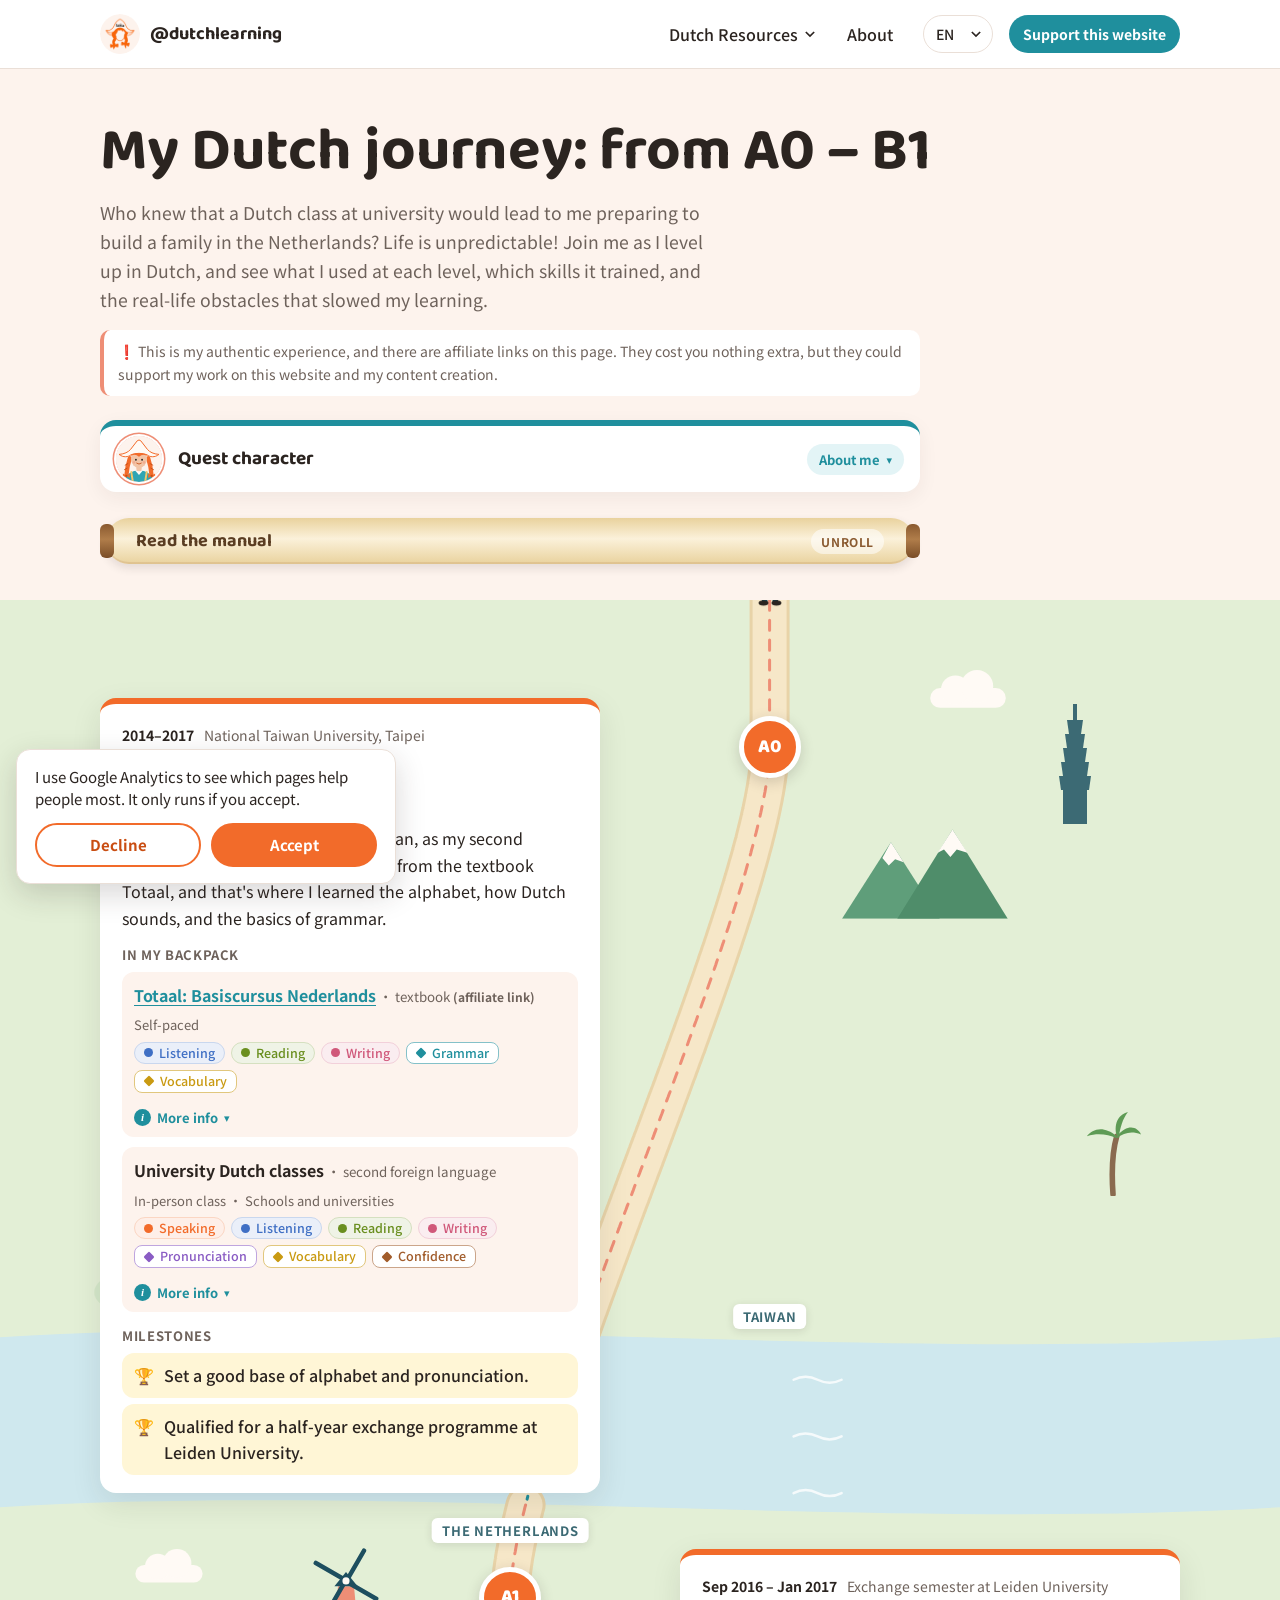
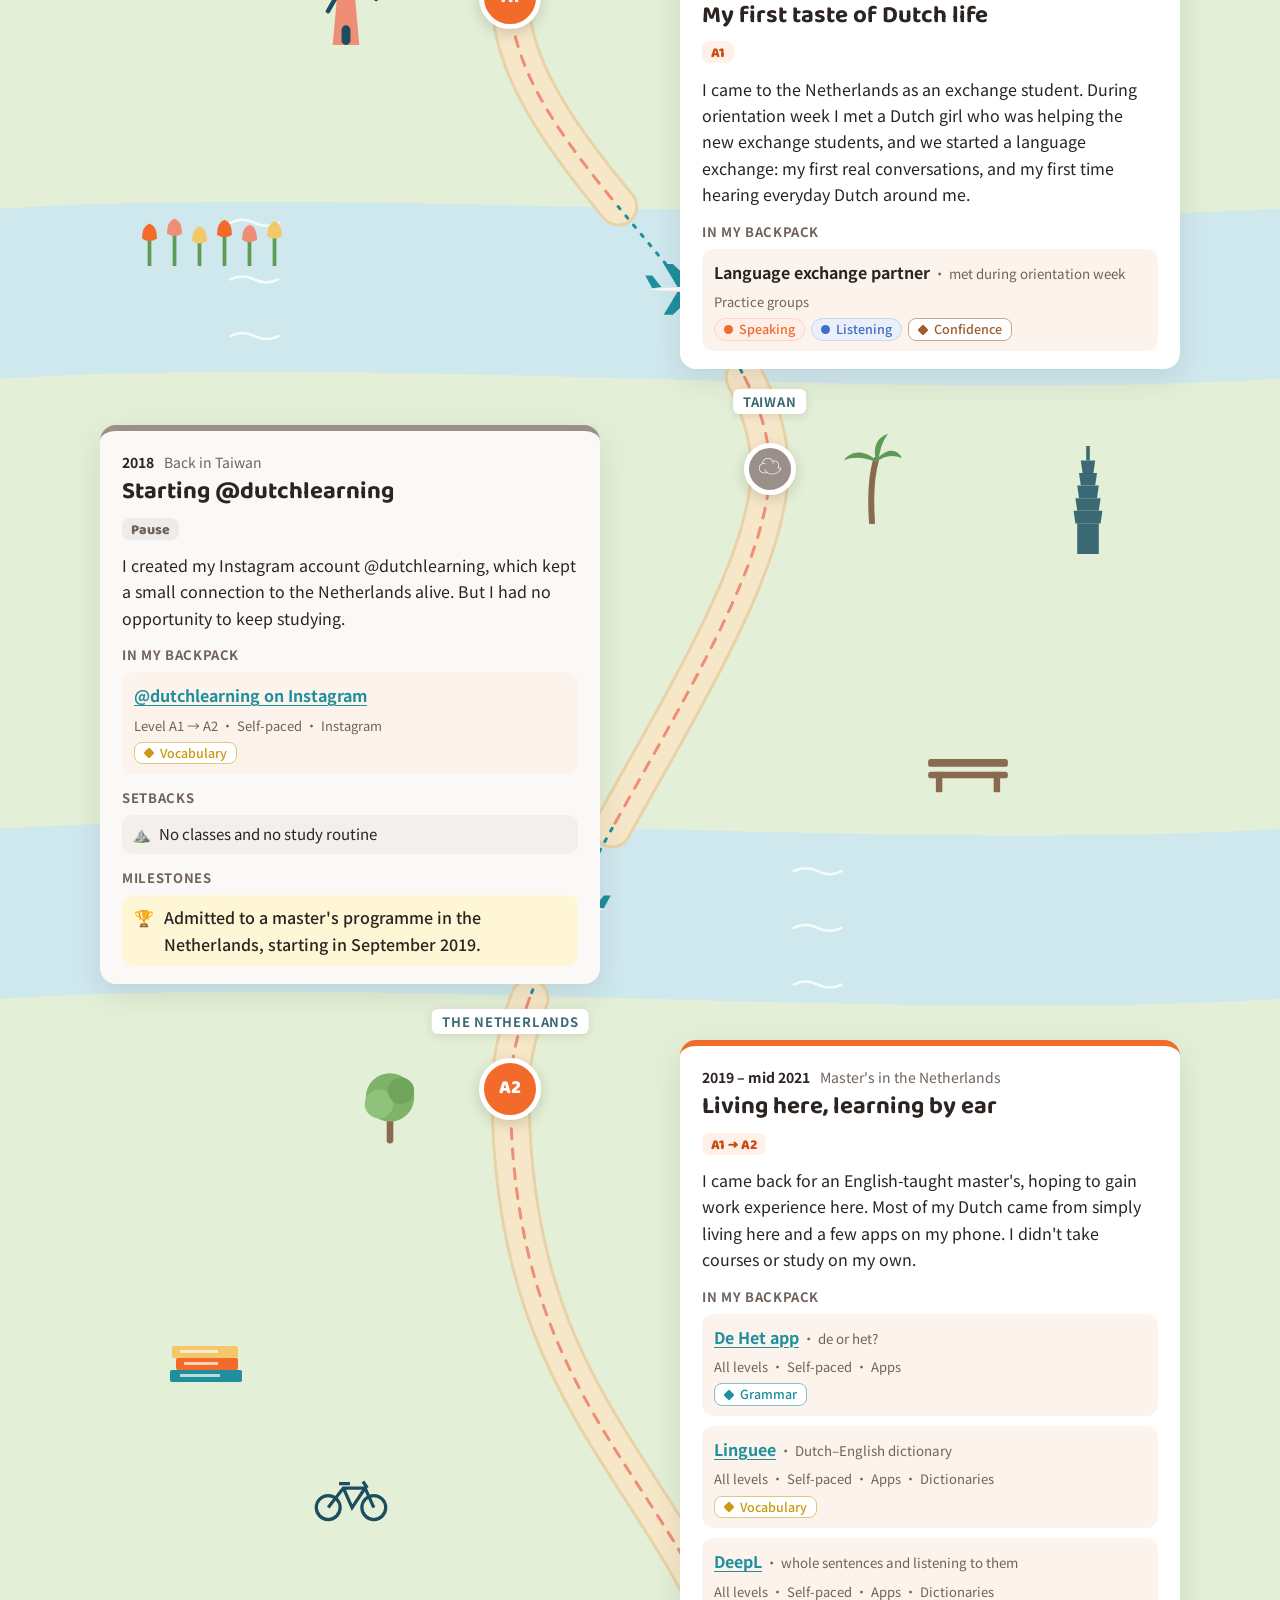
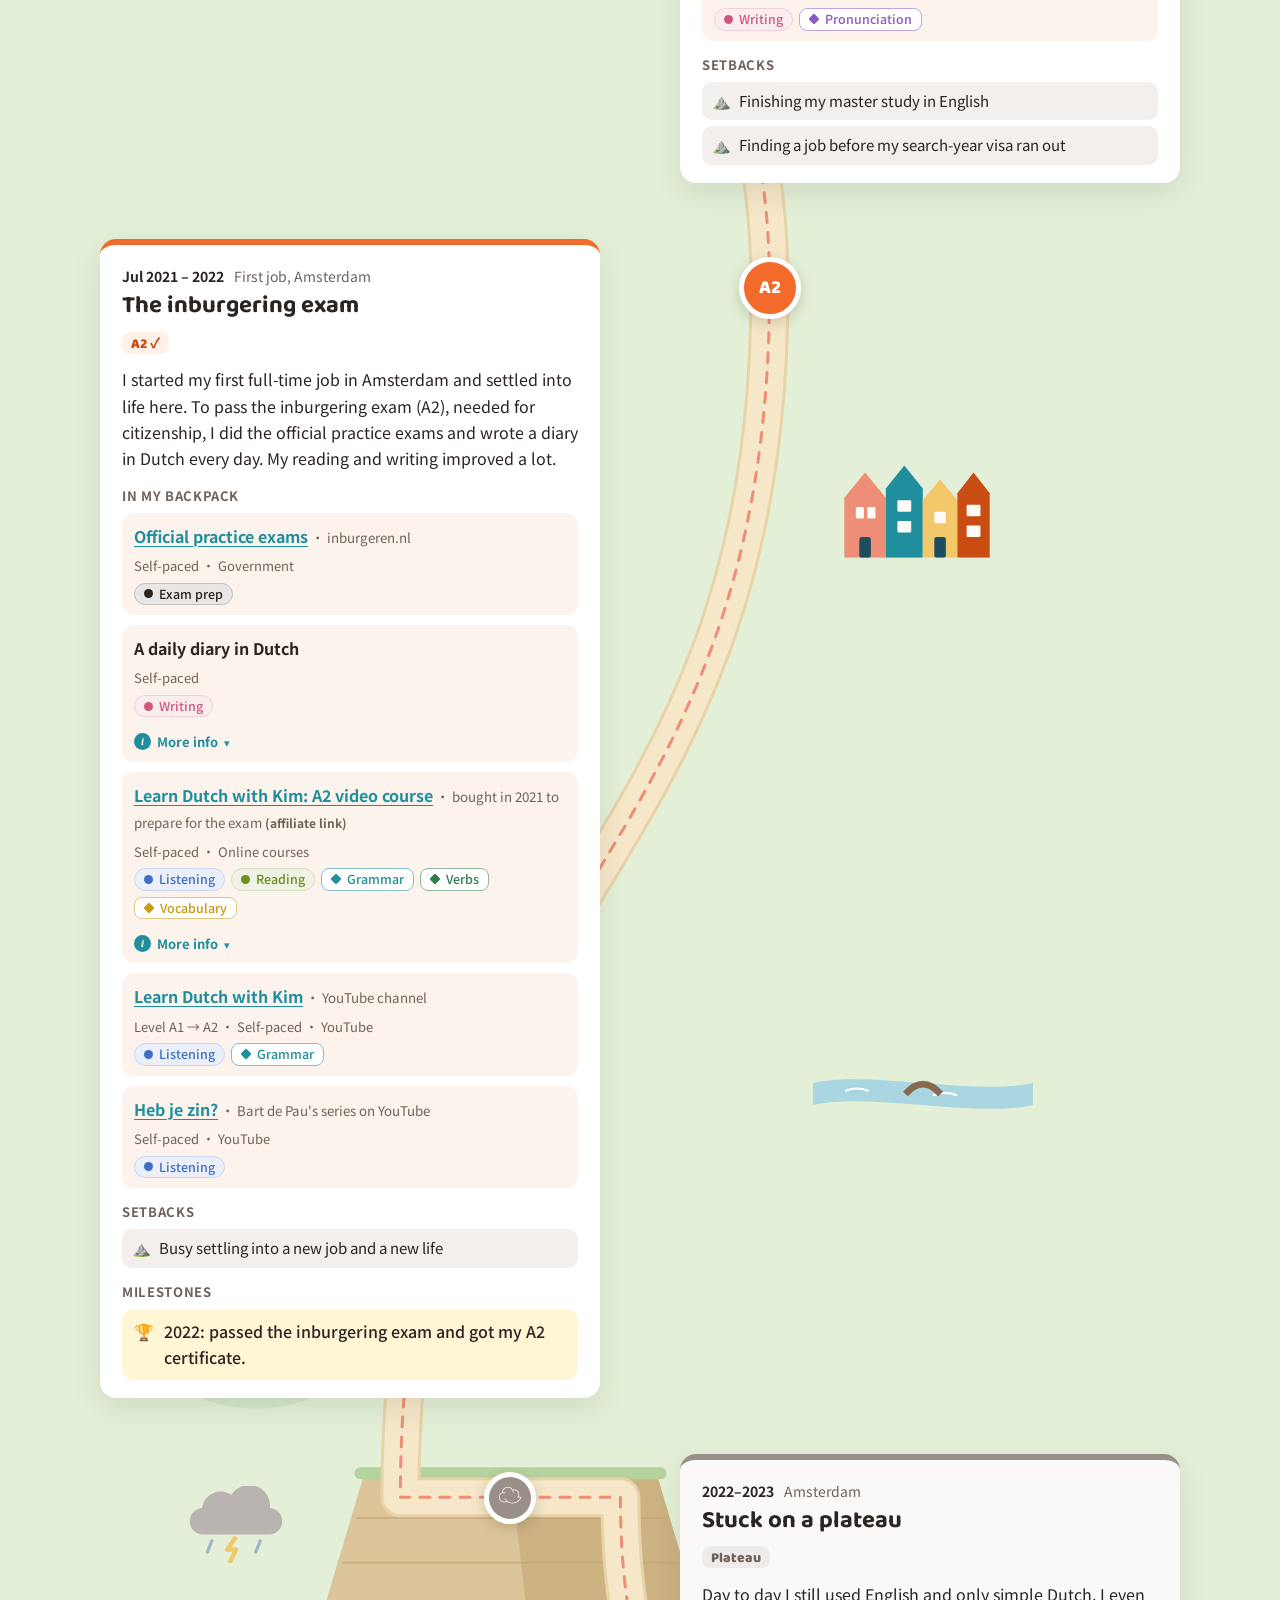
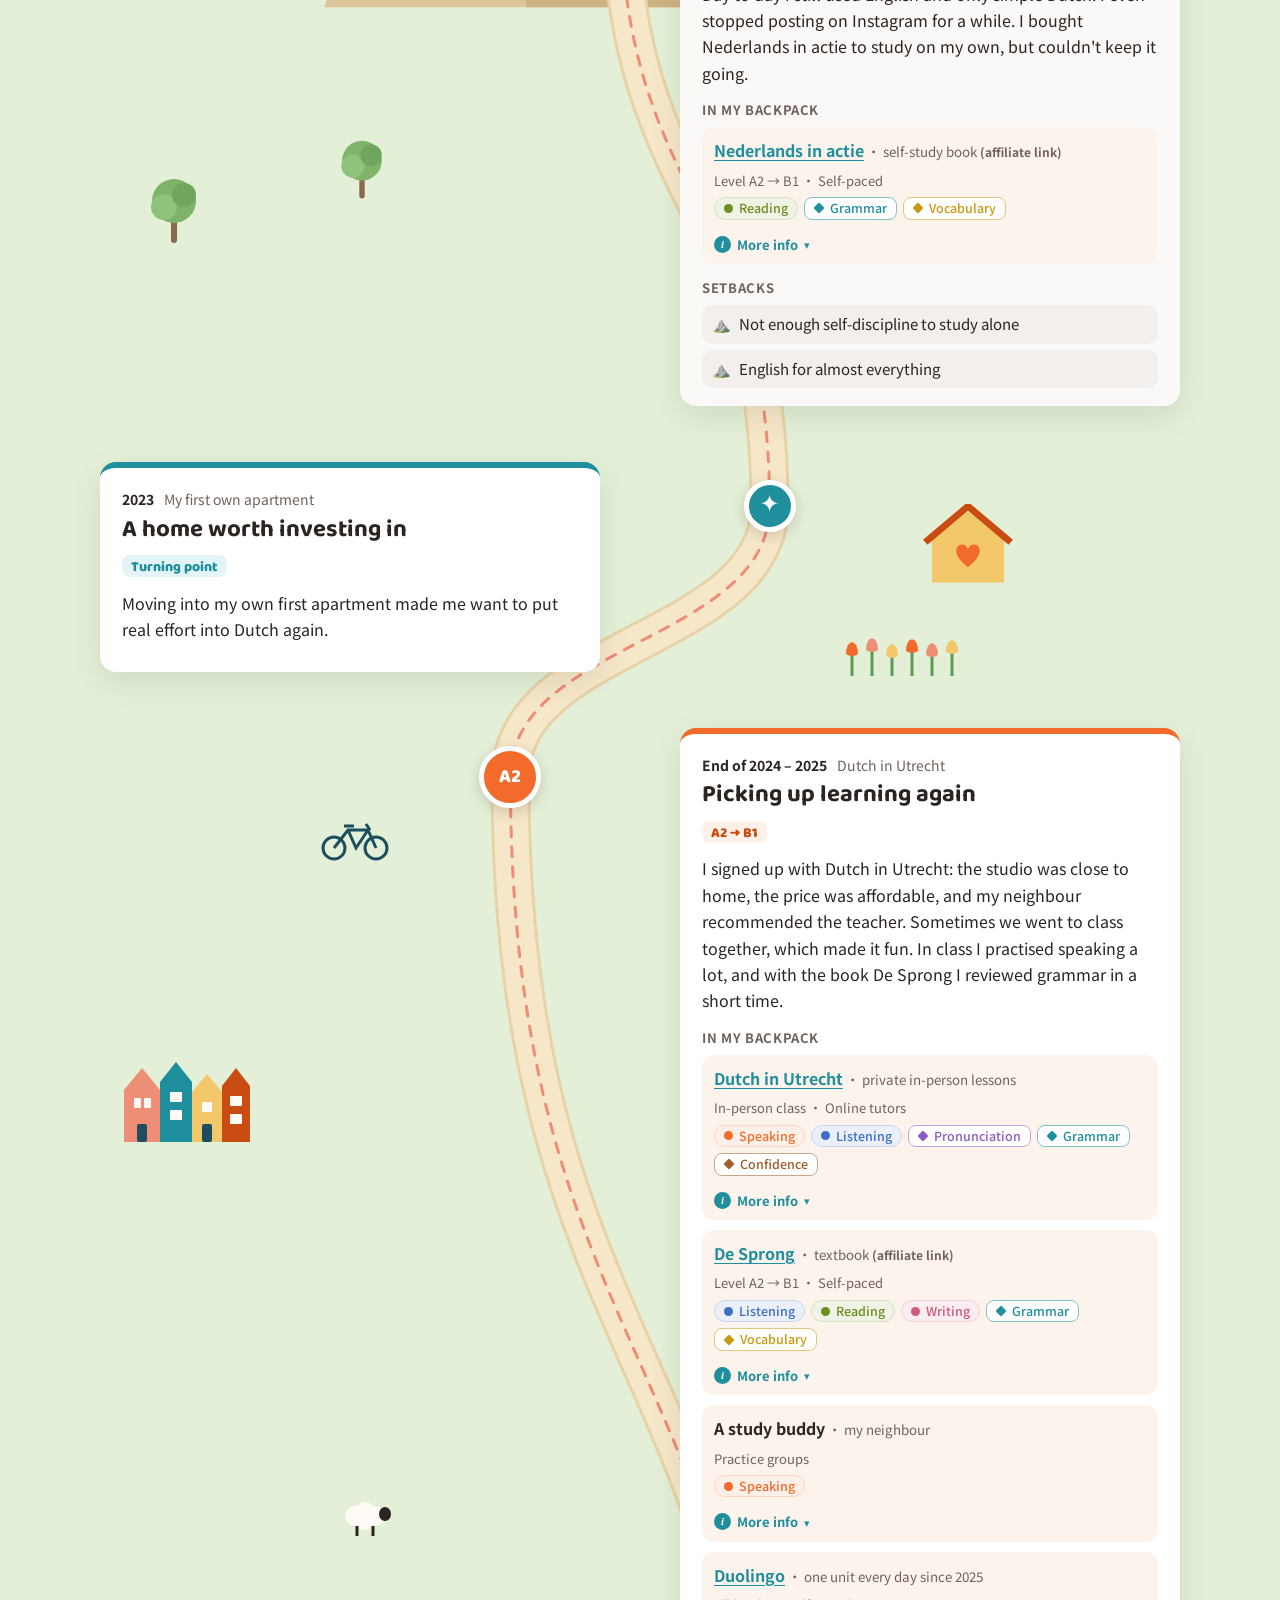
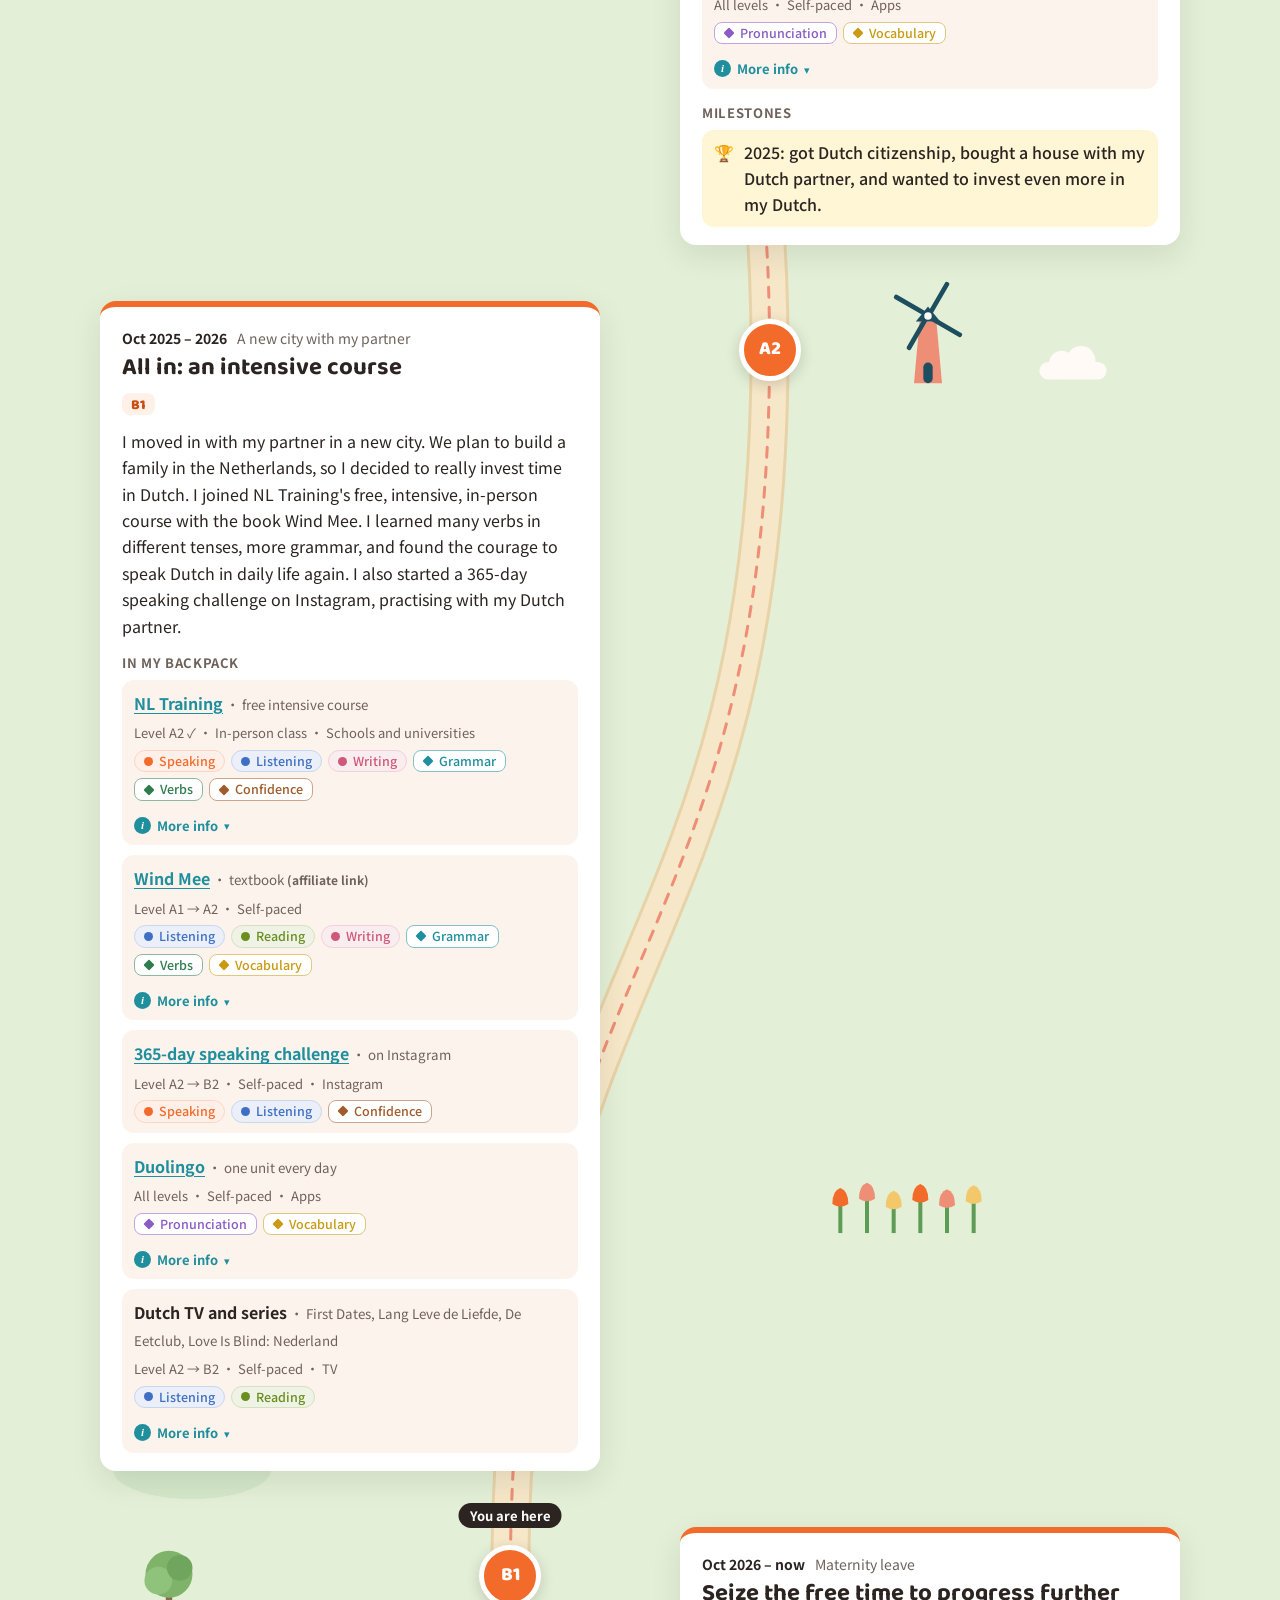
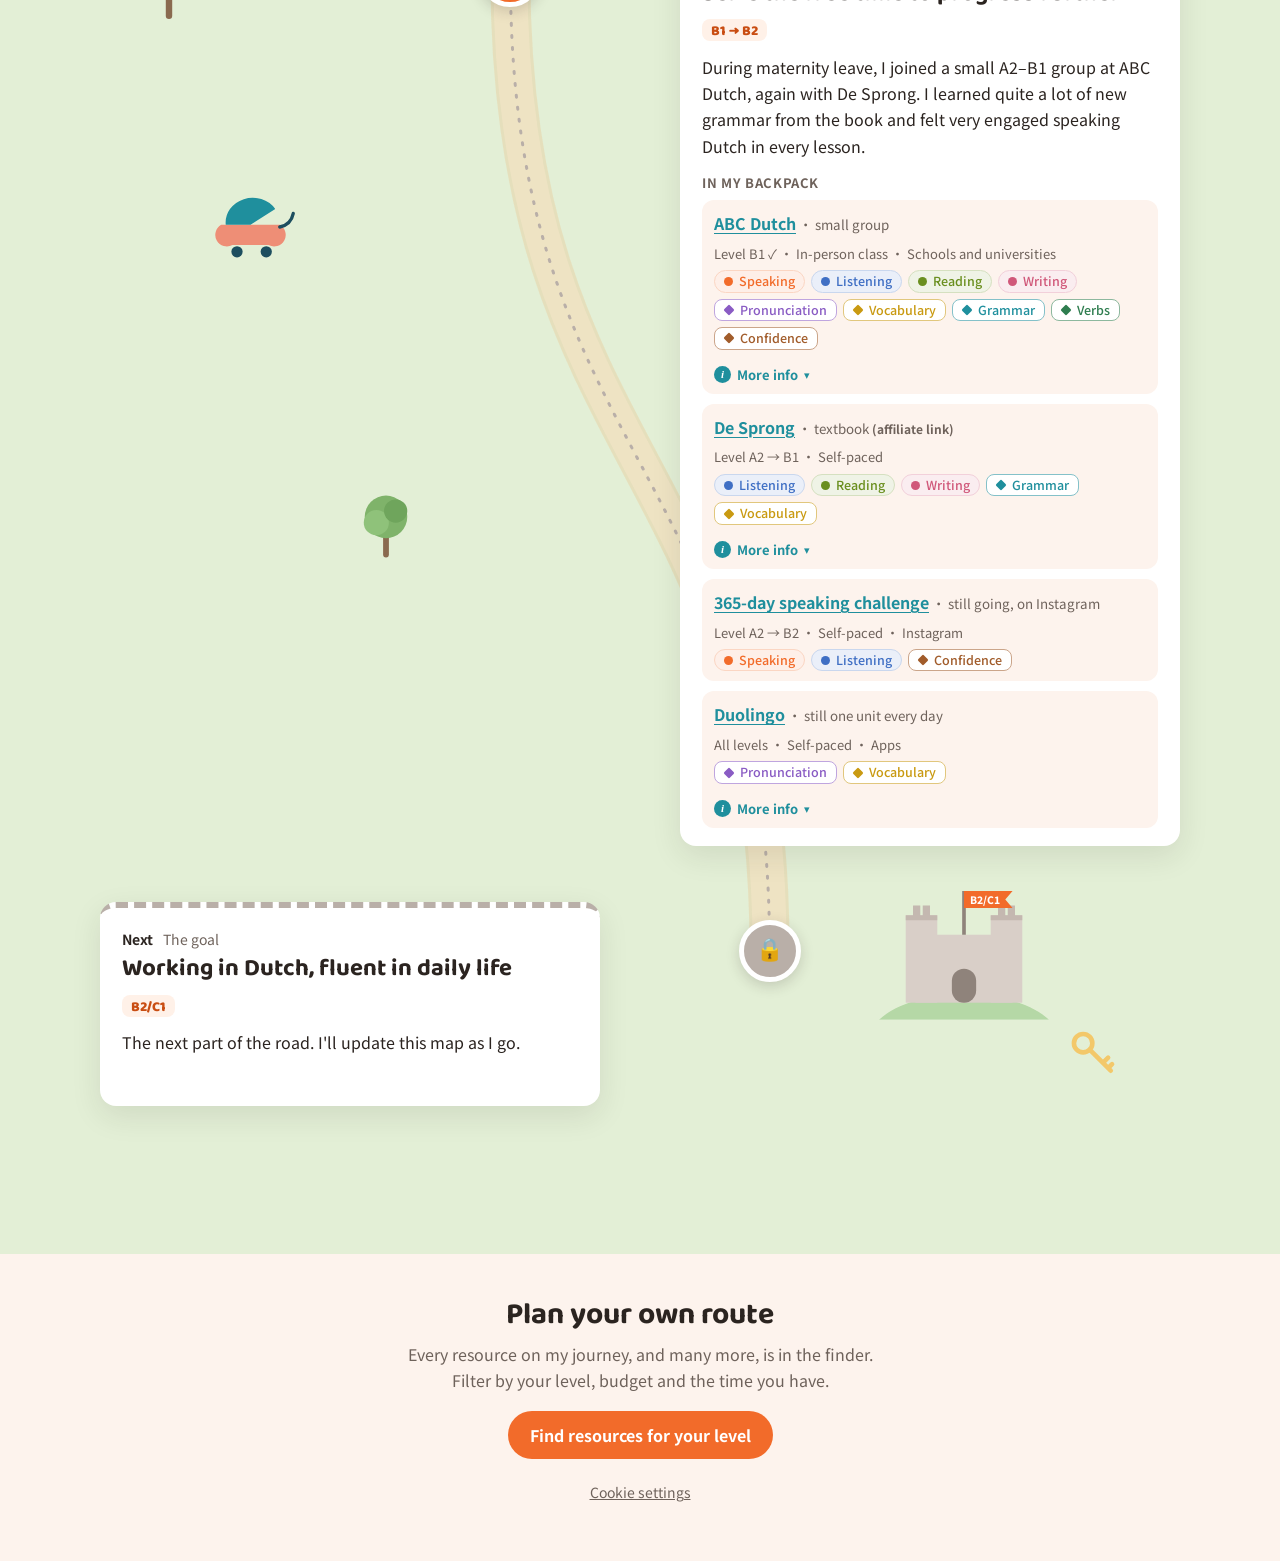
<file: journey/index.html>
<!doctype html>
<html lang="en" data-lang="en">
<head>
  <script src="../assets/consent.js?v=9533affbf2"></script>
  <meta charset="utf-8">
  <meta name="viewport" content="width=device-width, initial-scale=1">
  <!-- Generated by tools/build.js from templates/journey.html, journey/text.js and journey/data.js. Edit those, not this file. -->
  <title>My Dutch Learning Journey: resources, experience and progress</title>
  <meta name="description" content="Inka's Dutch learning journey from Taiwan to the Netherlands: the courses, books, apps and teachers she used at each level from A0 to B1, the skills each one trained, and the setbacks along the way.">
  <link rel="canonical" href="https://www.dutchlearningresources.com/journey/">
  <link rel="alternate" hreflang="en" href="https://www.dutchlearningresources.com/journey/">
  <link rel="alternate" hreflang="zh-Hant" href="https://www.dutchlearningresources.com/zh/journey/">
  <link rel="alternate" hreflang="x-default" href="https://www.dutchlearningresources.com/journey/">
  <link rel="icon" href="../assets/favicon.png">
  <meta property="og:type" content="article">
  <meta property="og:site_name" content="@dutchlearning">
  <meta property="og:title" content="My Dutch Learning Journey: resources, experience and progress">
  <meta property="og:description" content="My Dutch quest: what I used at each level, which skills it trained, and the detours real life put in my way.">
  <meta property="og:url" content="https://www.dutchlearningresources.com/journey/">
  <meta property="og:locale" content="en_GB">
  <meta property="og:image" content="https://www.dutchlearningresources.com/assets/og-image.png?v=0f5aff0d03">
  <meta property="og:image:width" content="1200">
  <meta property="og:image:height" content="630">
  <meta name="twitter:card" content="summary_large_image">
  <link rel="preconnect" href="https://fonts.googleapis.com">
  <link rel="preconnect" href="https://fonts.gstatic.com" crossorigin>
  <link href="https://fonts.googleapis.com/css2?family=Baloo+2:wght@600;700;800&family=Noto+Sans+TC:wght@400;500;700&display=swap" rel="stylesheet">
  <style>
    :root {
      --ink: #2b2420;
      --muted: #6e625b;
      --paper: #ffffff;
      --peach: #fdf3ed;
      --orange: #f26b2a;
      --orange-ink: #c94d12;
      --salmon: #ee8e76;
      --teal: #1f8f9d;
      --teal-soft: #e3f4f6;
      --line: #eadfd7;
      --grass: #e3efd6;
      --grass-deep: #cfe5c4;
      --sea: #cfe8ee;
      --road: #f6e7c8;
      --road-edge: #e8d3a8;
      --radius: 16px;
      --display: "Baloo 2", "Noto Sans TC", system-ui, sans-serif;
      --body: "Noto Sans TC", system-ui, -apple-system, "Segoe UI", sans-serif;
      /* Skill colours */
      --sk-pronunciation: #8a5cc4;
      --sk-vocabulary: #c99a12;
      --sk-grammar: #1f8f9d;
      --sk-verbs: #2f7d4f;
      --sk-speaking: #f26b2a;
      --sk-listening: #3f6fc4;
      --sk-reading: #6a8f1f;
      --sk-writing: #d0587a;
      --sk-exam: #2b2420;
      --sk-confidence: #a15c2b;
      color-scheme: light;
    }
    *, *::before, *::after { box-sizing: border-box; }
    html { scroll-behavior: smooth; }
    body { margin: 0; background: var(--paper); color: var(--ink); font: 400 16px/1.65 var(--body); -webkit-font-smoothing: antialiased; }
    a { color: var(--teal); text-underline-offset: 3px; }
    a:hover { color: var(--ink); }
    :focus-visible { outline: 3px solid var(--teal); outline-offset: 2px; border-radius: 6px; }
    h1, h2, h3 { font-family: var(--display); line-height: 1.15; margin: 0; }
    .wrap { width: min(1080px, 100% - 32px); margin-inline: auto; }

    /* Header */
    .top { position: sticky; top: 0; z-index: 30; border-bottom: 1px solid var(--line); background: rgba(255,255,255,.95); backdrop-filter: blur(8px); }
    .top .wrap { display: flex; align-items: center; gap: 16px; min-height: 68px; }
    .top-nav { display: flex; align-items: center; gap: 4px; margin-left: auto; }
    .top-nav > a, .nav-drop { color: var(--ink); text-decoration: none; padding: 8px 14px; border-radius: 999px; font: 500 16px var(--body); }
    .top-nav > a:hover, .nav-drop:hover, .nav-group.open .nav-drop { background: var(--peach); color: var(--orange-ink); }
    .nav-group { position: relative; }
    .nav-drop { display: inline-flex; align-items: center; gap: 7px; border: 0; background: none; cursor: pointer; }
    .nav-drop svg { transition: transform .15s ease; }
    .nav-group.open .nav-drop svg { transform: rotate(180deg); }
    .nav-menu { display: none; position: absolute; top: 100%; left: 0; min-width: 230px; padding: 8px; margin-top: 6px; background: #fff; border: 1px solid var(--line); border-radius: 14px; box-shadow: 0 14px 30px rgba(43,36,32,.12); }
    .nav-menu::before { content: ""; position: absolute; left: 0; right: 0; top: -10px; height: 10px; }
    .nav-group:hover .nav-menu, .nav-group:focus-within .nav-menu, .nav-group.open .nav-menu { display: grid; }
    .nav-menu a { color: var(--ink); text-decoration: none; border-radius: 10px; padding: 10px 12px; white-space: nowrap; }
    .nav-menu a:hover { background: var(--peach); color: var(--orange-ink); }
    .nav-menu a[aria-current="page"] { font-weight: 700; color: var(--orange-ink); }
    .lang-pick { appearance: none; -webkit-appearance: none; font: 500 14px var(--body); color: var(--ink); border: 1px solid var(--line); border-radius: 999px; padding: 8px 28px 8px 12px; cursor: pointer;
      background: #fff url("data:image/svg+xml,%3Csvg xmlns='http://www.w3.org/2000/svg' viewBox='0 0 12 8'%3E%3Cpath d='M1 1l5 5 5-5' stroke='%232b2420' stroke-width='2' fill='none'/%3E%3C/svg%3E") no-repeat right 11px center / 10px 7px; }
    .lang-pick:hover { border-color: var(--ink); }
    .kofi { font: 700 14px var(--body); color: #fff; background: var(--teal); border-radius: 999px; padding: 9px 14px; text-decoration: none; white-space: nowrap; }
    .kofi:hover { background: #17707b; color: #fff; }
    .menu-btn { display: none; width: 42px; height: 42px; border: 1px solid var(--line); border-radius: 12px; background: #fff; cursor: pointer; padding: 11px 10px; flex-direction: column; justify-content: space-between; }
    .menu-btn span { display: block; height: 2px; border-radius: 2px; background: var(--ink); }
    .brand { display: flex; align-items: center; gap: 10px; font: 700 18px var(--display); color: var(--ink); text-decoration: none; }
    .brand img { width: 40px; height: 40px; border-radius: 50%; }

    /* Intro */
    .intro { background: var(--peach); padding: 48px 0 36px; }
    .intro h1 { font-size: clamp(36px, 6vw, 60px); }
    .intro .lead { max-width: 62ch; color: var(--muted); font-size: 1.1rem; margin: 12px 0 24px; }
    .disclosure { max-width: 820px; font-size: 14px; color: var(--muted); background: #fff; border-left: 4px solid var(--salmon); border-radius: 10px; padding: 10px 14px; margin: -8px 0 24px; }
    /* Persona card */
    .persona { background: #fff; border-radius: var(--radius); padding: 20px 22px; max-width: 820px; box-shadow: 0 6px 20px rgba(43,36,32,.06); border-top: 6px solid var(--teal); }
    .persona-head { display: flex; align-items: center; gap: 16px; cursor: pointer; list-style: none; }
    .persona-head::-webkit-details-marker { display: none; }
    .persona[open] .persona-head { margin-bottom: 14px; }
    .persona-title { flex: 1; min-width: 0; }
    /* Folded: just a small headshot and "Quest character". */
    .persona:not([open]) { padding: 10px 16px; }
    .persona:not([open]) .avatar { width: 46px; height: 46px; box-shadow: 0 0 0 2px #fff, 0 0 0 3.5px var(--salmon); }
    .persona:not([open]) .persona-title, .persona[open] .persona-label { display: none; }
    .persona-label { flex: 1; font: 700 19px var(--display); }
    .persona-toggle { flex: none; display: inline-flex; align-items: center; gap: 6px; font: 700 13px var(--body); color: var(--teal); background: var(--teal-soft); border-radius: 999px; padding: 6px 12px; }
    .persona-toggle::after { content: "▾"; font-size: 11px; transition: transform .2s; }
    .persona[open] .persona-toggle::after { transform: rotate(180deg); }
    .persona .open-text, .persona[open] .closed-text { display: none; }
    .persona[open] .open-text { display: inline; }
    .persona-head:hover .persona-toggle { background: #cfeef1; }
    .persona[open] .persona-facts, .persona[open] .persona-goal { animation: unroll .35s ease-out; }
    .avatar { width: 92px; height: 92px; flex: none; border-radius: 50%; box-shadow: 0 0 0 4px #fff, 0 0 0 6px var(--salmon); }
    .persona h2 { font-size: 30px; }
    .persona-job { margin: 2px 0 0; color: var(--muted); font-weight: 500; }
    .persona-facts { display: grid; grid-template-columns: 1fr 1fr; gap: 10px 22px; margin: 0; }
    .persona-facts > div { background: var(--peach); border-radius: 12px; padding: 10px 14px; }
    .persona-facts > .wide { grid-column: 1 / -1; }
    .persona-facts dt { font: 700 12px var(--body); letter-spacing: .05em; text-transform: uppercase; color: var(--muted); margin-bottom: 3px; }
    .persona-facts dd { margin: 0; font-size: 15px; line-height: 1.5; }
    .langs { list-style: none; margin: 0; padding: 0; display: flex; flex-wrap: wrap; gap: 6px; }
    .langs li { background: #fff; border-radius: 999px; padding: 2px 10px; font-size: 14px; color: var(--muted); }
    .langs b { color: var(--ink); margin-right: 4px; }
    .persona-goal { display: flex; gap: 14px; align-items: center; margin-top: 12px; padding: 12px 16px; border-radius: 12px; background: #fff6d6; }
    .persona-goal .flag { font-size: 30px; }
    .persona-goal strong { font-family: var(--display); font-size: 20px; display: block; line-height: 1.2; }
    .persona-goal span { color: var(--muted); font-size: 15px; }
    /* The map key: a paper scroll that unrolls */
    .map-key { margin-top: 26px; max-width: 820px; --parch: #f8edd3; --parch-edge: #e6d1a2; --roll-a: #e9d29d; --roll-b: #fbf1da; --knob: #b07d4a; }
    .map-key summary, .roll-bottom {
      position: relative; display: flex; align-items: center; justify-content: space-between; gap: 12px;
      height: 46px; padding: 0 30px; margin: 0 6px; border-radius: 23px; list-style: none; cursor: pointer;
      background: linear-gradient(to bottom, var(--roll-a), var(--roll-b) 45%, var(--roll-a));
      box-shadow: 0 4px 10px rgba(43,36,32,.12), inset 0 -2px 0 rgba(176,125,74,.18);
    }
    .map-key summary::-webkit-details-marker { display: none; }
    .map-key summary::before, .map-key summary::after, .roll-bottom::before, .roll-bottom::after {
      content: ""; position: absolute; top: 50%; width: 14px; height: 34px; margin-top: -17px; border-radius: 6px;
      background: linear-gradient(to bottom, #8a5a30, var(--knob) 45%, #7a4d27);
    }
    .map-key summary::before, .roll-bottom::before { left: -6px; }
    .map-key summary::after, .roll-bottom::after { right: -6px; }
    .roll-label { font: 700 18px var(--display); color: #5a3d22; }
    .roll-hint { font: 700 12px var(--body); letter-spacing: .05em; text-transform: uppercase; color: #8a5a30; background: rgba(255,255,255,.55); border-radius: 999px; padding: 4px 10px; }
    .map-key .open-text, .map-key[open] .closed-text { display: none; }
    .map-key[open] .open-text { display: inline; }
    .map-key summary:hover .roll-hint { background: #fff; }
    .map-key .paper {
      margin: -10px 20px 0; padding: 26px 26px 20px;
      background: linear-gradient(to right, rgba(176,125,74,.10), transparent 6%, transparent 94%, rgba(176,125,74,.10)), var(--parch);
      border-left: 1px solid var(--parch-edge); border-right: 1px solid var(--parch-edge);
      transform-origin: top; animation: unroll .45s ease-out;
    }
    .roll-bottom { display: none; height: 30px; margin-top: -8px; cursor: default; }
    .roll-bottom::before, .roll-bottom::after { height: 24px; margin-top: -12px; }
    .map-key[open] .roll-bottom { display: block; }
    @keyframes unroll { from { clip-path: inset(0 0 100% 0); } to { clip-path: inset(0 0 0 0); } }
    .map-key .tag-group-title { color: #6b4a2b; }
    .paper-hint { display: flex; gap: 10px; align-items: center; margin: 0 0 18px; padding: 8px 12px; border-radius: 10px; background: rgba(255,255,255,.6); border: 1px dashed #d8bf8a; font-size: 14px; color: #5a3d22; }
    .paper-hint svg { flex: none; width: 34px; height: 34px; padding: 4px; border-radius: 50%; background: var(--teal); }
    .paper-hint + .paper-hint { margin-top: -8px; }
    .paper-hint a { color: #8a4b1f; font-weight: 700; }
    .skills { display: flex; flex-wrap: wrap; gap: 8px; margin: 0; padding: 0; list-style: none; }
    .skill { --c: var(--ink); display: inline-flex; align-items: center; gap: 6px; font: 500 14px/1 var(--body); color: var(--c); background: color-mix(in srgb, var(--c) 11%, #fff); border: 1px solid color-mix(in srgb, var(--c) 28%, #fff); border-radius: 999px; padding: 6px 11px; white-space: nowrap; }
    .skill .dot { width: 9px; height: 9px; border-radius: 50%; background: var(--c); }
    .skill.small { font-size: 12.5px; padding: 4px 9px; }
    .skill[data-skill="pronunciation"] { --c: var(--sk-pronunciation); }
    .skill[data-skill="vocabulary"] { --c: var(--sk-vocabulary); }
    .skill[data-skill="grammar"] { --c: var(--sk-grammar); }
    .skill[data-skill="verbs"] { --c: var(--sk-verbs); }
    .skill[data-skill="speaking"] { --c: var(--sk-speaking); }
    .skill[data-skill="listening"] { --c: var(--sk-listening); }
    .skill[data-skill="reading"] { --c: var(--sk-reading); }
    .skill[data-skill="writing"] { --c: var(--sk-writing); }
    .skill[data-skill="exam"] { --c: var(--sk-exam); }
    .skill[data-skill="confidence"] { --c: var(--sk-confidence); }
    .skill.neutral { --c: #5c524c; background: #fff; border-color: var(--line); }
    .skill.neutral .dot { display: none; }
    /* Focus tags: a diamond and a white chip with a coloured outline, so they stand apart from skills (round dot, tinted chip). */
    .skill.focus { background: #fff; border-color: color-mix(in srgb, var(--c) 55%, #fff); border-radius: 8px; }
    .skill.focus .dot { border-radius: 1.5px; transform: rotate(45deg); width: 8px; height: 8px; margin: 0 1px; }
    .hud .skill.focus .dot { width: 7px; height: 7px; }
    .tag-group { display: grid; grid-template-columns: 130px 1fr; gap: 10px; align-items: start; margin-bottom: 8px; }
    .tag-group-title { font-size: 13px; font-weight: 700; color: var(--muted); padding-top: 5px; }
    .tool-meta { font-size: 13px; color: var(--muted); }
    .tool-info { margin-top: 2px; }
    .tool-info summary { display: inline-flex; align-items: center; gap: 6px; cursor: pointer; list-style: none; font: 700 13px var(--body); color: var(--teal); }
    .tool-info summary::-webkit-details-marker { display: none; }
    .tool-info summary::before { content: "i"; display: grid; place-items: center; width: 17px; height: 17px; border-radius: 50%; background: var(--teal); color: #fff; font: 700 11px/1 Georgia, serif; font-style: italic; }
    .tool-info summary::after { content: "▾"; font-size: 11px; transition: transform .2s; }
    .tool-info[open] summary::after { transform: rotate(180deg); }
    .card .tool-info p { margin: 14px 0 2px; padding: 10px 12px; background: #fff; border-left: 3px solid var(--teal); border-radius: 8px; font-size: 14px; line-height: 1.55; }

    /* The quest map */
    .quest { position: relative; background: var(--grass); overflow: hidden; padding: 70px 0 120px; }
    .quest::before { /* soft meadow texture */
      content: ""; position: absolute; inset: 0; pointer-events: none;
      background:
        radial-gradient(60px 26px at 12% 8%, var(--grass-deep) 98%, transparent) ,
        radial-gradient(90px 34px at 85% 22%, var(--grass-deep) 98%, transparent),
        radial-gradient(70px 28px at 20% 46%, var(--grass-deep) 98%, transparent),
        radial-gradient(110px 40px at 80% 63%, var(--grass-deep) 98%, transparent),
        radial-gradient(80px 30px at 15% 84%, var(--grass-deep) 98%, transparent);
      opacity: .7;
    }
    .trail { position: absolute; inset: 0; width: 100%; height: 100%; pointer-events: none; }
    .stops { position: relative; list-style: none; margin: 0; padding: 0; }
    .stop { position: relative; display: flex; min-height: 260px; padding: 28px 0; }
    .stop[data-side="left"] { justify-content: flex-start; }
    .stop[data-side="right"] { justify-content: flex-end; }
    .stop.compact { min-height: 190px; }

    /* Markers sit on the road: at 62% for cards on the left, 38% for cards on the right. */
    .marker {
      position: absolute; top: 46px; left: var(--mx); transform: translateX(-50%); z-index: 3;
      width: 62px; height: 62px; border-radius: 50%; display: grid; place-items: center;
      font: 800 19px/1 var(--display); color: #fff; background: var(--orange);
      border: 5px solid #fff; box-shadow: 0 4px 14px rgba(43,36,32,.18);
    }
    .stop[data-side="left"] .marker { --mx: 62%; }
    .stop[data-side="right"] .marker { --mx: 38%; }
    .stop[data-kind="detour"] .marker { background: #9a9089; font-size: 24px; width: 52px; height: 52px; }
    .stop[data-kind="spark"] .marker { background: var(--teal); font-size: 24px; width: 52px; height: 52px; }
    .stop[data-kind="goal"] .marker { background: #b9afa8; font-size: 22px; }
    .stop.current .marker { background: var(--orange); animation: pulse 2.2s ease-out infinite; }
    @keyframes pulse { 0% { box-shadow: 0 0 0 0 rgba(242,107,42,.55), 0 4px 14px rgba(43,36,32,.18); } 70% { box-shadow: 0 0 0 22px rgba(242,107,42,0), 0 4px 14px rgba(43,36,32,.18); } 100% { box-shadow: 0 0 0 0 rgba(242,107,42,0), 0 4px 14px rgba(43,36,32,.18); } }
    .here-flag { position: absolute; left: var(--mx); top: 4px; transform: translateX(-50%); z-index: 4; font: 700 13px var(--body); color: #fff; background: var(--ink); border-radius: 999px; padding: 3px 11px; white-space: nowrap; }
    .stop[data-side="left"] .here-flag { --mx: 62%; }
    .stop[data-side="right"] .here-flag { --mx: 38%; }

    /* Cards */
    .card {
      position: relative; z-index: 2; width: min(500px, 52%); background: #fff; border-radius: var(--radius);
      padding: 20px 22px 18px; box-shadow: 0 10px 30px rgba(43,36,32,.10);
      border-top: 6px solid var(--orange);
      opacity: 0; transform: translateY(26px); transition: opacity .6s ease, transform .6s ease;
    }
    .stop.seen .card { opacity: 1; transform: none; }
    .stop[data-kind="detour"] .card { border-top-color: #9a9089; background: #fbf9f7; }
    .stop[data-kind="spark"] .card { border-top-color: var(--teal); }
    .stop[data-kind="goal"] .card { border-top-color: #b9afa8; border-style: dashed; border-width: 6px 0 0; }
    .eyebrow { display: flex; flex-wrap: wrap; gap: 4px 10px; align-items: center; font-size: 14px; color: var(--muted); margin-bottom: 4px; }
    .eyebrow .when { font-weight: 700; color: var(--ink); }
    .card h2 { font-size: 24px; margin: 2px 0 8px; }
    .level-badge { display: inline-block; font: 800 14px/1 var(--display); color: var(--orange-ink); background: #fff1e8; border-radius: 8px; padding: 5px 9px 3px; }
    .stop[data-kind="detour"] .level-badge { color: var(--muted); background: #efebe8; }
    .stop[data-kind="spark"] .level-badge { color: var(--teal); background: var(--teal-soft); }
    .card p { margin: 0 0 12px; }
    .card h3 { font: 700 13px var(--body); letter-spacing: .05em; text-transform: uppercase; color: var(--muted); margin: 14px 0 8px; }
    .tools { list-style: none; margin: 0; padding: 0; display: grid; gap: 10px; }
    .tool { display: grid; gap: 6px; padding: 10px 12px; border-radius: 12px; background: var(--peach); }
    .tool-name { font-weight: 700; }
    .tool-name small { font-weight: 400; color: var(--muted); }
    .tool .skills { gap: 6px; }
    .setbacks { list-style: none; margin: 0; padding: 0; display: grid; gap: 6px; }
    .setbacks li { display: flex; gap: 8px; align-items: flex-start; font-size: 15px; background: #f3efec; border-radius: 10px; padding: 7px 10px; }
    .milestones { list-style: none; margin: 0; padding: 0; display: grid; gap: 6px; }
    .milestone { display: flex; gap: 10px; align-items: flex-start; padding: 9px 12px; border-radius: 12px; background: #fff6d6; font-weight: 500; }
    .affiliate { font-size: 12px; color: var(--muted); }

    /* Scenery on the empty side of each stop */
    .scenery { position: absolute; inset: 0; pointer-events: none; z-index: 1; }
    .scenery svg { position: absolute; overflow: visible; }

    /* Sea crossing between Taiwan and the Netherlands (positioned by script) */
    .place-sign { position: absolute; z-index: 2; font: 700 13px var(--body); letter-spacing: .06em; text-transform: uppercase; color: #3c6a74; background: #fff; border-radius: 6px; padding: 3px 10px; box-shadow: 0 2px 8px rgba(43,36,32,.12); transform: translateX(-50%); }

    /* The traveller walking along the road */
    /* Above the cards (z-index 2, earlier in the page) so she stays visible, below the stop markers (3). */
    .walker { position: absolute; z-index: 2; width: 54px; height: 76px; left: 0; top: 0; transform: translate(-50%, -88%); transition: transform .1s linear, opacity .25s; will-change: left, top; pointer-events: none; }
    .walker svg { width: 100%; height: 100%; }
    .flyer { position: absolute; z-index: 1; width: 92px; height: 58px; left: 0; top: 0; pointer-events: none; transition: transform .15s linear; }
    .flyer svg { width: 100%; height: 100%; overflow: visible; }
    .flyer .pilot { opacity: 0; transition: opacity .25s; }
    .flyer.active .pilot { opacity: 1; }
    .flyer.active { z-index: 4; filter: drop-shadow(0 6px 6px rgba(31,143,157,.25)); }
    .walker.flip svg { transform: scaleX(-1); }
    .walker.walking .leg-a { animation: stepA .5s ease-in-out infinite alternate; transform-origin: 25px 47px; }
    .walker.walking .leg-b { animation: stepB .5s ease-in-out infinite alternate; transform-origin: 25px 47px; }
    @keyframes stepA { from { transform: rotate(14deg); } to { transform: rotate(-14deg); } }
    @keyframes stepB { from { transform: rotate(-14deg); } to { transform: rotate(14deg); } }

    /* My toolkit: a backpack button that opens a panel of tags */
    .pack-btn {
      position: fixed; right: 18px; bottom: 18px; z-index: 21; width: 64px; height: 64px; border-radius: 50%;
      border: 0; background: var(--teal); box-shadow: 0 10px 26px rgba(31,143,157,.35); cursor: pointer;
      display: grid; place-items: center; padding: 0;
      opacity: 0; transform: translateY(14px) scale(.9); transition: opacity .3s, transform .3s, background .2s; pointer-events: none;
    }
    .pack-btn.show { opacity: 1; transform: none; pointer-events: auto; }
    .pack-btn:hover { background: #17707b; }
    .pack-btn svg { width: 38px; height: 38px; }
    .pack-btn[aria-expanded="true"] { background: var(--ink); }
    .pack-tip { position: absolute; right: 74px; top: 50%; transform: translateY(-50%); white-space: nowrap; font: 700 13px var(--body); color: #fff; background: var(--ink); border-radius: 999px; padding: 4px 11px; opacity: 0; transition: opacity .2s; pointer-events: none; }
    .pack-btn:hover .pack-tip, .pack-btn:focus-visible .pack-tip { opacity: 1; }
    .hud {
      position: fixed; right: 18px; bottom: 94px; z-index: 20; width: 360px;
      background: #fff; border-radius: var(--radius); padding: 14px 16px;
      box-shadow: 0 14px 40px rgba(43,36,32,.22); font-size: 14px;
      display: flex; flex-direction: column; max-height: calc(100vh - 114px); max-height: calc(100dvh - 114px);
    }
    .hud[hidden] { display: none; }
    .hud-head { display: flex; justify-content: space-between; align-items: center; margin-bottom: 10px; }
    .hud-head strong { font: 700 20px var(--display); display: flex; align-items: center; gap: 8px; }
    .hud-head strong svg { width: 24px; height: 24px; }
    .tabs { display: grid; grid-template-columns: repeat(4, 1fr); gap: 4px; background: var(--peach); border-radius: 12px; padding: 4px; margin-bottom: 10px; }
    .tab { border: 0; background: none; border-radius: 9px; padding: 7px 4px; font: 700 12.5px/1.2 var(--body); color: var(--muted); cursor: pointer; }
    .tab[aria-selected="true"] { background: #fff; color: var(--ink); box-shadow: 0 2px 6px rgba(43,36,32,.10); }
    .tab small { display: block; font-weight: 500; font-size: 11px; color: var(--muted); }
    .tab-hint { font-size: 12.5px; color: var(--muted); margin: 10px 0 0; }
    .hud .skills { gap: 5px; }
    .hud .skill { font-size: 12px; padding: 4px 9px; cursor: pointer; font-family: var(--body); }
    .hud .skill:hover { background: color-mix(in srgb, var(--c) 20%, #fff); }
    .hud .skill[aria-pressed="true"] { color: #fff; background: var(--c); border-color: var(--c); }
    .hud .skill[aria-pressed="true"] .dot { background: #fff; }
    .hud .skill .dot { width: 7px; height: 7px; }
    .toolkit { border-top: 1px solid var(--line); margin-top: 4px; padding-top: 10px; display: flex; flex-direction: column; flex: 1; min-height: 0; }
    .toolkit[hidden] { display: none; }
    .toolkit-head { display: flex; justify-content: space-between; align-items: center; gap: 8px; margin-bottom: 8px; }
    .toolkit-head strong { font: 700 17px var(--display); }
    .toolkit-head small { color: var(--muted); font-weight: 400; margin-left: 6px; font-family: var(--body); font-size: 12px; }
    .toolkit-close { border: 0; background: #f3efec; border-radius: 50%; width: 28px; height: 28px; font-size: 16px; line-height: 1; cursor: pointer; color: var(--ink); }
    .toolkit-list { list-style: none; margin: 0; padding: 0; display: grid; gap: 8px; flex: 1; min-height: 110px; overflow: auto; overscroll-behavior: contain; }
    .toolkit-item { background: var(--peach); border-radius: 10px; padding: 8px 10px; }
    .toolkit-item .tool-name { font-size: 14px; }
    .uses { display: flex; flex-wrap: wrap; gap: 6px; margin-top: 5px; }
    .use { font: 500 12px var(--body); color: var(--ink); background: #fff; border: 1px solid var(--line); border-radius: 8px; padding: 3px 8px; cursor: pointer; text-align: left; }
    .use b { font-family: var(--display); color: var(--orange-ink); }
    .use:hover { border-color: var(--orange); }

    .outro { background: var(--peach); padding: 44px 0 56px; text-align: center; }
    .outro h2 { font-size: 30px; margin-bottom: 8px; }
    .outro p { color: var(--muted); max-width: 56ch; margin: 0 auto 18px; }
    .outro .cookie-link { margin: 22px auto 0; font-size: 14px; }
    .btn { display: inline-block; font: 700 16px var(--body); color: #fff; background: var(--orange); border-radius: 999px; padding: 12px 22px; text-decoration: none; }
    .btn:hover { color: #fff; background: var(--orange-ink); }

    /* Phones: road runs down the left edge, cards fill the width beside it. */
    @media (max-width: 760px) {
      .quest { padding: 40px 0 100px; }
      .stop, .stop.compact { min-height: 0; padding: 22px 0; justify-content: flex-end !important; }
      .stop .marker, .stop .here-flag { --mx: 30px !important; }
      .stop[data-side="right"] .marker { --mx: 46px !important; }
      .stop[data-side="right"] .here-flag { --mx: 46px !important; }
      .marker { width: 50px; height: 50px; font-size: 16px; border-width: 4px; top: 40px; }
      .stop[data-kind="detour"] .marker, .stop[data-kind="spark"] .marker { width: 44px; height: 44px; font-size: 19px; }
      .here-flag { top: 2px; font-size: 11px; padding: 2px 8px; }
      .card { width: calc(100% - 82px); padding: 16px 16px 14px; }
      .card h2 { font-size: 21px; }
      .scenery { display: none; }
      .hud { left: 12px; right: 12px; bottom: 86px; width: auto; padding: 12px 14px; max-height: calc(100vh - 100px); max-height: calc(100dvh - 100px); }
      .pack-btn { right: 14px; bottom: 14px; width: 58px; height: 58px; }
      .pack-tip { display: none; }
      .tab { font-size: 12px; padding: 7px 2px; }
      .hud .skills { gap: 5px; }
      .walker { width: 38px; height: 53px; }
      .flyer { width: 64px; height: 40px; }
      .place-sign { display: none; }
      .brand { font-size: 0; gap: 0; }
      .lang-pick { margin-left: auto; padding: 7px 24px 7px 10px; font-size: 13px; background-position: right 8px center; }
      .kofi { padding: 8px 12px; font-size: 13px; }
      .brand { flex: none; }
      .top .wrap { gap: 10px; }
      .menu-btn { display: flex; }
      .top-nav { display: none; position: absolute; top: 100%; left: 0; right: 0; flex-direction: column; align-items: stretch; gap: 0; margin: 0; padding: 8px 16px 16px; background: #fff; border-bottom: 1px solid var(--line); box-shadow: 0 12px 24px rgba(43,36,32,.08); }
      .top-nav.open { display: flex; }
      .top-nav > a { padding: 14px 12px; border-radius: 10px; font-size: 17px; }
      .nav-drop { pointer-events: none; padding: 14px 12px 4px; font-size: 13px; font-weight: 700; letter-spacing: .05em; text-transform: uppercase; color: var(--muted); background: none !important; }
      .nav-drop svg { display: none; }
      .nav-menu { display: grid; position: static; min-width: 0; margin: 0; padding: 0 0 0 10px; border: 0; box-shadow: none; background: none; }
      .nav-menu a { padding: 12px; font-size: 17px; }
      .hud .skill { font-size: 12px; padding: 4px 8px; }
      .tag-group { grid-template-columns: 1fr; gap: 4px; }
      .persona { padding: 16px; }
      .persona-facts { grid-template-columns: 1fr; }
      .avatar { width: 64px; height: 64px; }
      .persona-head { gap: 12px; }
      .persona-toggle { padding: 5px 10px; font-size: 12.5px; }
      .persona[open] .persona-toggle { align-self: flex-start; }
      .persona h2 { font-size: 26px; }
      .map-key summary { padding: 0 22px; }
      .roll-label { font-size: 16px; }
      .map-key .paper { margin: -10px 12px 0; padding: 22px 16px 16px; }
      .tag-group-title { padding-top: 0; }
    }
    @media (max-width: 400px) {
      .top .wrap { gap: 6px; }
      .kofi { padding: 8px 10px; font-size: 12.5px; }
      .lang-pick { padding: 7px 22px 7px 9px; background-position: right 7px center; }
      .menu-btn { width: 38px; height: 38px; padding: 10px 9px; }
    }
    @media (prefers-reduced-motion: reduce) {
      html { scroll-behavior: auto; }
      .card { opacity: 1; transform: none; transition: none; }
      .stop.current .marker { animation: none; }
      .walker.walking .leg-a, .walker.walking .leg-b { animation: none; }
    }
  </style>
</head>
<body>
  <!-- Reusable flat scenery drawings, in the site's palette. -->
  <svg width="0" height="0" style="position:absolute" aria-hidden="true">
    <symbol id="tree" viewBox="0 0 60 80"><rect x="27" y="48" width="6" height="28" rx="3" fill="#8a6a4f"/><circle cx="30" cy="34" r="22" fill="#7fb36a"/><circle cx="20" cy="40" r="13" fill="#8fc27a"/><circle cx="40" cy="28" r="12" fill="#6fa55c"/></symbol>
    <symbol id="pine" viewBox="0 0 50 80"><rect x="22" y="58" width="6" height="20" rx="3" fill="#8a6a4f"/><path d="M25 2 L46 62 H4 Z" fill="#4f9a6a"/><path d="M25 2 L46 62 H25 Z" fill="#44895e"/></symbol>
    <symbol id="tulips" viewBox="0 0 120 40"><g stroke="#5e9b55" stroke-width="3"><path d="M10 40V18M30 40V14M50 40V20M70 40V15M90 40V19M110 40V16"/></g><g><path d="M4 18q0-10 6-12q6 2 6 12q-6 4-12 0z" fill="#f26b2a"/><path d="M24 14q0-10 6-12q6 2 6 12q-6 4-12 0z" fill="#ee8e76"/><path d="M44 20q0-10 6-12q6 2 6 12q-6 4-12 0z" fill="#f3c86a"/><path d="M64 15q0-10 6-12q6 2 6 12q-6 4-12 0z" fill="#f26b2a"/><path d="M84 19q0-10 6-12q6 2 6 12q-6 4-12 0z" fill="#ee8e76"/><path d="M104 16q0-10 6-12q6 2 6 12q-6 4-12 0z" fill="#f3c86a"/></g></symbol>
    <symbol id="windmill" viewBox="0 0 90 120"><path d="M30 118 L36 52 H54 L60 118 Z" fill="#ee8e76"/><path d="M32 52 H58 L45 36 Z" fill="#1d4e5f"/><rect x="40" y="96" width="10" height="22" rx="5" fill="#1d4e5f"/><g fill="#1d4e5f"><rect x="43" y="4" width="5" height="44" rx="2" transform="rotate(30 45 46)"/><rect x="43" y="4" width="5" height="44" rx="2" transform="rotate(120 45 46)"/><rect x="43" y="4" width="5" height="44" rx="2" transform="rotate(210 45 46)"/><rect x="43" y="4" width="5" height="44" rx="2" transform="rotate(300 45 46)"/></g><circle cx="45" cy="46" r="4" fill="#fffaf5"/></symbol>
    <symbol id="houses" viewBox="0 0 130 90"><path d="M2 90V38l18-22 18 22v52z" fill="#ee8e76"/><path d="M38 90V30l16-20 16 20v60z" fill="#1f8f9d"/><path d="M70 90V40l15-18 15 18v50z" fill="#f3c86a"/><path d="M100 90V34l14-18 14 18v56z" fill="#c94d12"/><g fill="#fffaf5"><rect x="12" y="46" width="7" height="10" rx="1"/><rect x="22" y="46" width="7" height="10" rx="1"/><rect x="48" y="40" width="12" height="10" rx="1"/><rect x="48" y="58" width="12" height="10" rx="1"/><rect x="80" y="50" width="10" height="10" rx="1"/><rect x="108" y="44" width="12" height="10" rx="1"/><rect x="108" y="62" width="12" height="10" rx="1"/></g><g fill="#1d4e5f"><rect x="15" y="72" width="10" height="18" rx="2"/><rect x="80" y="72" width="10" height="18" rx="2"/></g></symbol>
    <symbol id="canal" viewBox="0 0 200 50"><path d="M0 20 C50 8 150 32 200 20 V40 C150 52 50 28 0 40 Z" fill="#a9d6e0"/><path d="M30 27 q10-4 20 0M110 31 q10-4 20 0" stroke="#fff" stroke-width="2" fill="none" stroke-linecap="round"/><path d="M84 30 q16-18 32 0" stroke="#8a6a4f" stroke-width="6" fill="none"/></symbol>
    <symbol id="sheep" viewBox="0 0 60 40"><g fill="#fffaf5"><circle cx="20" cy="18" r="10"/><circle cx="30" cy="14" r="10"/><circle cx="40" cy="18" r="10"/><circle cx="30" cy="22" r="10"/></g><ellipse cx="50" cy="16" rx="6" ry="7" fill="#2b2420"/><g stroke="#2b2420" stroke-width="3"><path d="M22 28v10M38 28v10"/></g></symbol>
    <symbol id="bike" viewBox="0 0 70 44"><g fill="none" stroke="#1d4e5f" stroke-width="3"><circle cx="14" cy="30" r="11"/><circle cx="56" cy="30" r="11"/><path d="M14 30 L28 12 H48 L56 30 M28 12 L36 30 L48 12 M24 8h10M46 6l4 6"/></g></symbol>
    <symbol id="mountains" viewBox="0 0 160 90"><path d="M0 90 L46 18 L92 90 Z" fill="#5f9e7a"/><path d="M46 18 L58 37 L50 34 L44 40 L38 33 Z" fill="#fffaf5"/><path d="M52 90 L104 6 L156 90 Z" fill="#4f8d6a"/><path d="M104 6 L118 28 L108 25 L102 32 L96 25 L90 28 Z" fill="#fffaf5"/></symbol>
    <symbol id="tower" viewBox="0 0 40 120"><g fill="#3c6a74"><rect x="18" y="0" width="4" height="16"/><path d="M12 16h16l-2 14h-12z"/><path d="M10 30h20l-2 14h-16z"/><path d="M8 44h24l-2 14h-20z"/><path d="M6 58h28l-2 14h-24z"/><path d="M4 72h32l-2 14h-28z"/><rect x="8" y="86" width="24" height="34"/></g></symbol>
    <symbol id="palm" viewBox="0 0 60 90"><path d="M30 88 C28 60 30 40 34 26" stroke="#8a6a4f" stroke-width="6" fill="none" stroke-linecap="round"/><g fill="#5e9b55"><path d="M34 26 C20 14 8 18 2 26 C14 22 24 24 34 28z"/><path d="M34 26 C46 12 56 16 60 24 C50 20 42 22 34 28z"/><path d="M34 26 C30 10 38 2 46 0 C40 8 38 16 36 28z"/></g></symbol>
    <symbol id="cloud" viewBox="0 0 100 44"><g fill="#fffaf5"><rect x="8" y="20" width="84" height="22" rx="11"/><circle cx="36" cy="22" r="16"/><circle cx="60" cy="18" r="18"/></g></symbol>
    <symbol id="storm" viewBox="0 0 100 70"><g fill="#b9b4b0"><rect x="8" y="20" width="84" height="24" rx="12"/><circle cx="36" cy="22" r="17"/><circle cx="62" cy="18" r="19"/></g><path d="M50 46 l-8 12 h8 l-6 12" stroke="#f3c86a" stroke-width="4" fill="none" stroke-linejoin="round"/><g stroke="#9db8c4" stroke-width="3" stroke-linecap="round"><path d="M28 50 l-4 10M72 50 l-4 10"/></g></symbol>
    <symbol id="bench" viewBox="0 0 70 40"><g fill="#8a6a4f"><rect x="4" y="14" width="62" height="6" rx="2"/><rect x="4" y="24" width="62" height="5" rx="2"/><rect x="10" y="24" width="5" height="16"/><rect x="55" y="24" width="5" height="16"/></g></symbol>
    <symbol id="key" viewBox="0 0 70 70"><circle cx="20" cy="20" r="14" fill="none" stroke="#f3c86a" stroke-width="7"/><path d="M30 30 L62 62 M50 50 l8-8 M58 58 l6-6" stroke="#f3c86a" stroke-width="7" stroke-linecap="round"/></symbol>
    <symbol id="books" viewBox="0 0 80 60"><rect x="4" y="38" width="72" height="12" rx="2" fill="#1f8f9d"/><rect x="10" y="26" width="62" height="12" rx="2" fill="#f26b2a"/><rect x="6" y="14" width="66" height="12" rx="2" fill="#f3c86a"/><g fill="#fffaf5" opacity=".7"><rect x="14" y="42" width="40" height="3"/><rect x="18" y="30" width="34" height="3"/><rect x="14" y="18" width="38" height="3"/></g></symbol>
    <symbol id="castle" viewBox="0 0 140 120"><path d="M0 120 C30 92 110 92 140 120 Z" fill="#b5d8a6"/><g fill="#d9cfc8"><rect x="30" y="50" width="80" height="56"/><rect x="22" y="34" width="26" height="72"/><rect x="92" y="34" width="26" height="72"/></g><g fill="#c4b8b0"><path d="M22 34h6v-8h6v8h2v-8h6v8h6v4H22z"/><path d="M92 34h6v-8h6v8h2v-8h6v8h6v4H92z"/></g><rect x="60" y="78" width="20" height="28" rx="10" fill="#8f837b"/><path d="M70 50 V14" stroke="#8f837b" stroke-width="3"/><path d="M70 14 h40 l-6 7 6 7 h-40z" fill="#f26b2a"/><text x="87" y="24.5" font-family="Baloo 2, sans-serif" font-weight="800" font-size="8.5" fill="#fff" text-anchor="middle">B2/C1</text></symbol>
    <symbol id="baby" viewBox="0 0 80 60"><path d="M10 30 h52 a10 10 0 0 1 -10 18 h-32 a10 10 0 0 1 -10 -18z" fill="#ee8e76"/><path d="M14 30 a24 22 0 0 1 44 -14 l-22 14z" fill="#1f8f9d"/><g fill="#1d4e5f"><circle cx="24" cy="54" r="5"/><circle cx="50" cy="54" r="5"/></g><path d="M62 32 q10-2 12-12" stroke="#1d4e5f" stroke-width="3" fill="none" stroke-linecap="round"/></symbol>
    <symbol id="heart-house" viewBox="0 0 80 70"><path d="M8 70 V32 L40 6 L72 32 V70 Z" fill="#f3c86a"/><path d="M2 34 L40 2 L78 34" stroke="#c94d12" stroke-width="6" fill="none" stroke-linejoin="round"/><path d="M40 56 C26 46 28 36 35 36 C38 36 40 39 40 41 C40 39 42 36 45 36 C52 36 54 46 40 56 Z" fill="#f26b2a"/></symbol>
    <symbol id="backpack" viewBox="0 0 40 40"><path d="M14 9 C14 3 26 3 26 9" stroke="#f3c86a" stroke-width="3" fill="none" stroke-linecap="round"/><rect x="7" y="9" width="26" height="28" rx="8" fill="#f26b2a"/><path d="M7 17 C7 12 11 9 15 9 H25 C29 9 33 12 33 17 V19 H7 Z" fill="#f3c86a"/><rect x="17.5" y="16" width="5" height="6" rx="2" fill="#c94d12"/><rect x="12" y="25" width="16" height="9" rx="3" fill="#c94d12"/><path d="M15 28.5 H25" stroke="#f3c86a" stroke-width="1.6" stroke-linecap="round"/></symbol>
    <symbol id="bulb" viewBox="0 0 40 40"><g stroke="#f3c86a" stroke-width="2.4" stroke-linecap="round"><path d="M20 3v3M7 9l2.2 2.2M33 9l-2.2 2.2M3 21h3M34 21h3"/></g><path d="M20 9 C13.4 9 9.5 14 9.5 19.5 C9.5 23.6 12 26 13.6 28 C14.6 29.3 15 30.4 15 31.5 H25 C25 30.4 25.4 29.3 26.4 28 C28 26 30.5 23.6 30.5 19.5 C30.5 14 26.6 9 20 9 Z" fill="#f3c86a"/><path d="M15 33.5 H25 M16.5 36.5 H23.5" stroke="#fffaf5" stroke-width="2.4" stroke-linecap="round"/><path d="M15.5 17 C16.5 14.5 18.5 13.2 21 13" stroke="#fffaf5" stroke-width="2" fill="none" stroke-linecap="round" opacity=".8"/></symbol>
    <symbol id="plane" viewBox="0 0 80 50"><path d="M4 26 L60 22 C70 21 78 24 78 26 C78 28 70 31 60 30 L4 26 Z" fill="#fffaf5"/><path d="M30 24 L18 4 H26 L46 23 Z M30 28 L18 48 H26 L46 29 Z" fill="#1f8f9d"/><path d="M8 25 L2 14 H8 L16 24 Z" fill="#1f8f9d"/></symbol>
  </svg>

  <header class="top">
    <div class="wrap">
      <a class="brand" href="../"><img src="../assets/logo.png" alt="" width="40" height="40">@dutchlearning</a>
      <nav class="top-nav" id="topNav" aria-label="Main">
        <div class="nav-group" id="resourcesGroup">
          <button type="button" class="nav-drop" id="resourcesBtn" aria-expanded="false" aria-controls="resourcesMenu"><span data-t="nav.resources">Dutch Resources</span><svg aria-hidden="true" viewBox="0 0 12 8" width="10" height="7"><path d="M1 1l5 5 5-5" stroke="currentColor" stroke-width="2" fill="none"/></svg></button>
          <div class="nav-menu" id="resourcesMenu">
            <a href="../#finder" data-t="nav.find">Find resources</a>
            <a href="../#suggest" data-t="nav.suggest">Suggest a resource</a>
            <a href="./" aria-current="page" data-t="nav.journey">My Dutch journey</a>
          </div>
        </div>
        <a href="../#about" data-t="nav.about">About</a>
      </nav>
      <select class="lang-pick" id="langPick" data-t-aria="lang.aria" aria-label="Language">
        <option value="en" selected data-href="./">EN</option>
        <option value="zh" data-href="../zh/journey/">中文</option>
      </select>
      <a class="kofi" href="https://ko-fi.com/inka31" target="_blank" rel="noopener" data-t="kofi">Support this website</a>
      <button type="button" class="menu-btn" id="menuBtn" aria-expanded="false" aria-controls="topNav" data-t-aria="menu.open" aria-label="Open menu"><span></span><span></span><span></span></button>
    </div>
  </header>

  <section class="intro">
    <div class="wrap">
      <h1 data-t="intro.title">My Dutch journey: from A0 – B1</h1>
      <p class="lead" data-t="intro.lead">Who knew that a Dutch class at university would lead to me preparing to build a family in the Netherlands? Life is unpredictable! Join me as I level up in Dutch, and see what I used at each level, which skills it trained, and the real-life obstacles that slowed my learning.</p>
      <p class="disclosure"><span aria-hidden="true">❗</span> <span data-t="intro.disclosure">This is my authentic experience, and there are affiliate links on this page. They cost you nothing extra, but they could support my work on this website and my content creation.</span></p>
      <details class="persona">
        <summary class="persona-head">
          <svg class="avatar" viewBox="0 0 120 120" role="img" data-t-aria="persona.avatar" aria-label="Inka, drawn as the traveller on the map">
            <circle cx="60" cy="60" r="60" fill="#fdf3ed"/>
            <clipPath id="avatarClip"><circle cx="60" cy="60" r="60"/></clipPath>
            <g clip-path="url(#avatarClip)">
              <!-- braids -->
              <path d="M36 58 C30 76 28 90 27 104" stroke="#f26b2a" stroke-width="11" fill="none" stroke-linecap="round"/>
              <path d="M84 58 C90 76 92 90 93 104" stroke="#f26b2a" stroke-width="11" fill="none" stroke-linecap="round"/>
              <path d="M31 72 l-7 4 M29 84 l-7 4 M89 72 l7 4 M91 84 l7 4" stroke="#c94d12" stroke-width="2.4" stroke-linecap="round"/>
              <!-- shoulders and collar -->
              <path d="M24 120 C26 98 42 90 60 90 C78 90 94 98 96 120 Z" fill="#2fa5b3"/>
              <path d="M50 90 L60 102 L70 90 Z" fill="#fffaf5"/>
              <path d="M40 94 L44 120 M80 94 L76 120" stroke="#f3c86a" stroke-width="5" stroke-linecap="round"/>
              <!-- bows -->
              <path d="M27 104 l-9 -6 v12 z M27 104 l9 -6 v12 z" fill="#f26b2a"/><circle cx="27" cy="104" r="3" fill="#c94d12"/>
              <path d="M93 104 l-9 -6 v12 z M93 104 l9 -6 v12 z" fill="#f26b2a"/><circle cx="93" cy="104" r="3" fill="#c94d12"/>
              <!-- neck and face -->
              <rect x="53" y="76" width="14" height="16" rx="6" fill="#f2c4a6"/>
              <ellipse cx="60" cy="60" rx="21" ry="23" fill="#f2c4a6"/>
              <path d="M39 52 C44 40 76 40 81 52 C73 47 67 48 60 54 C53 48 47 47 39 52 Z" fill="#f26b2a"/>
              <circle cx="52" cy="62" r="2.4" fill="#2b2420"/><circle cx="68" cy="62" r="2.4" fill="#2b2420"/>
              <circle cx="47" cy="69" r="3.5" fill="#ee8e76" opacity=".45"/><circle cx="73" cy="69" r="3.5" fill="#ee8e76" opacity=".45"/>
              <path d="M54 71 Q60 76 66 71" stroke="#c94d12" stroke-width="2.2" fill="none" stroke-linecap="round"/>
              <!-- Dutch bonnet -->
              <path d="M8 48 C22 47 32 42 38 35 L55 13 C57.5 10 62.5 10 65 13 L82 35 C88 42 98 47 112 48 C101 57 88 55 81 49 C70 44 50 44 39 49 C32 55 19 57 8 48 Z" fill="#fffaf5" stroke="#f26b2a" stroke-width="2.6" stroke-linejoin="round"/>
            </g>
          </svg>
          <span class="persona-label" data-t="persona.label">Quest character</span>
          <div class="persona-title">
            <h2>Inka</h2>
            <p class="persona-job" data-t="persona.sub">Taiwanese living in the Netherlands</p>
          </div>
          <span class="persona-toggle"><span class="closed-text" data-t="persona.open">About me</span><span class="open-text" data-t="persona.close">Close</span></span>
        </summary>
        <dl class="persona-facts">
          <div><dt data-t="persona.languages">Languages</dt><dd><ul class="langs">
            <li data-t-html="persona.langMandarin"><b>Mandarin</b> native</li>
            <li data-t-html="persona.langEnglish"><b>English</b> fluent</li>
            <li data-t-html="persona.langDutch"><b>Dutch</b> working towards fluent</li>
          </ul></dd></div>
          <div><dt data-t="persona.learnsBest">Learns best</dt><dd data-t="persona.learnsBestText">In-person classes</dd></div>
          <div><dt data-t="persona.barriers">Barriers</dt><dd data-t="persona.barriersText">A full-time job in English, and no Dutch learning budget from my company.</dd></div>
          <div><dt data-t="persona.opportunities">Opportunities</dt><dd data-t="persona.opportunitiesText">Married to a Dutch partner, so I can practise Dutch with his family.</dd></div>
          <div class="wide"><dt data-t="persona.personality">Personality</dt><dd data-t="persona.personalityText">If I have a goal, I make a plan to reach it with the least budget and time.</dd></div>
        </dl>
        <div class="persona-goal">
          <span class="flag" aria-hidden="true">🏰</span>
          <div><strong data-t="persona.goal">Goal: B2/C1</strong><span data-t="persona.goalText">Able to work in Dutch and speak fluently in daily life.</span></div>
        </div>
      </details>
      <details class="map-key">
        <summary>
          <span class="roll-label" data-t="manual.title">Read the manual</span>
          <span class="roll-hint"><span class="closed-text" data-t="manual.unroll">Unroll</span><span class="open-text" data-t="manual.rollUp">Roll up</span></span>
        </summary>
        <div class="paper">
          <p class="paper-hint"><svg viewBox="0 0 40 40" aria-hidden="true"><use href="#backpack"/></svg><span data-t="manual.tipBackpack">Tip: on the map, tap the backpack button at the bottom right to filter by any of these tags and see every resource I used for it. Then you can see which resources helped me with which skills or focus areas.</span></p>
          <p class="paper-hint"><svg viewBox="0 0 40 40" aria-hidden="true"><use href="#bulb"/></svg><span data-t-html="manual.tipFinder"><b>How I learned</b>, <b>Resource type</b> and <b>Skills</b> are the same filters as in <a href="../#finder">Find resources</a>, so you can find more resources like these there. <b>Focus</b> tags come from my personal experience.</span></p>
          <div id="legend"><div class="tag-group"><span class="tag-group-title">How I learned</span><ul class="skills"><li class="skill neutral" data-skill="self"><span class="dot"></span><span class="label">Self-paced</span></li><li class="skill neutral" data-skill="inperson"><span class="dot"></span><span class="label">In-person class</span></li></ul></div><div class="tag-group"><span class="tag-group-title">Resource type</span><ul class="skills"><li class="skill neutral" data-skill="school"><span class="dot"></span><span class="label">Schools and universities</span></li><li class="skill neutral" data-skill="government"><span class="dot"></span><span class="label">Government</span></li><li class="skill neutral" data-skill="tutors"><span class="dot"></span><span class="label">Online tutors</span></li><li class="skill neutral" data-skill="courses"><span class="dot"></span><span class="label">Online courses</span></li><li class="skill neutral" data-skill="practice"><span class="dot"></span><span class="label">Practice groups</span></li><li class="skill neutral" data-skill="instagram"><span class="dot"></span><span class="label">Instagram</span></li><li class="skill neutral" data-skill="youtube"><span class="dot"></span><span class="label">YouTube</span></li><li class="skill neutral" data-skill="app"><span class="dot"></span><span class="label">Apps</span></li><li class="skill neutral" data-skill="dictionary"><span class="dot"></span><span class="label">Dictionaries</span></li><li class="skill neutral" data-skill="tv"><span class="dot"></span><span class="label">TV</span></li></ul></div><div class="tag-group"><span class="tag-group-title">Skills</span><ul class="skills"><li class="skill" data-skill="speaking"><span class="dot"></span><span class="label">Speaking</span></li><li class="skill" data-skill="listening"><span class="dot"></span><span class="label">Listening</span></li><li class="skill" data-skill="reading"><span class="dot"></span><span class="label">Reading</span></li><li class="skill" data-skill="writing"><span class="dot"></span><span class="label">Writing</span></li><li class="skill" data-skill="exam"><span class="dot"></span><span class="label">Exam prep</span></li></ul></div><div class="tag-group"><span class="tag-group-title">Focus</span><ul class="skills"><li class="skill focus" data-skill="pronunciation"><span class="dot"></span><span class="label">Pronunciation</span></li><li class="skill focus" data-skill="vocabulary"><span class="dot"></span><span class="label">Vocabulary</span></li><li class="skill focus" data-skill="grammar"><span class="dot"></span><span class="label">Grammar</span></li><li class="skill focus" data-skill="verbs"><span class="dot"></span><span class="label">Verbs</span></li><li class="skill focus" data-skill="confidence"><span class="dot"></span><span class="label">Confidence</span></li></ul></div></div>
        </div>
        <div class="roll-bottom" aria-hidden="true"></div>
      </details>
    </div>
  </section>

  <template id="flyerArt">
    <svg viewBox="0 0 80 50">
      <g class="pilot">
        <path d="M45 15 C43.5 18 43 21 43 24 M55 15 C56.5 18 57 21 57 24" stroke="#f26b2a" stroke-width="2.6" fill="none" stroke-linecap="round"/>
        <circle cx="50" cy="17.5" r="5.6" fill="#f2c4a6"/>
        <path d="M45 15.5 C46.5 12.5 53.5 12.5 55 15.5 C53 14.6 51.5 14.8 50 16 C48.5 14.8 47 14.6 45 15.5 Z" fill="#f26b2a"/>
        <path d="M40.5 14.5 C43.5 14.3 45.5 13.4 46.6 11.8 L49 8.6 C49.5 8 50.5 8 51 8.6 L53.4 11.8 C54.5 13.4 56.5 14.3 59.5 14.5 C57 16.3 54.6 16 53.4 14.8 C51.3 13.8 48.7 13.8 46.6 14.8 C45.4 16 43 16.3 40.5 14.5 Z" fill="#fffaf5" stroke="#f26b2a" stroke-width=".9" stroke-linejoin="round"/>
        <circle cx="48.2" cy="18" r=".75" fill="#2b2420"/><circle cx="51.8" cy="18" r=".75" fill="#2b2420"/>
        <path d="M48.6 20.2 Q50 21.2 51.4 20.2" stroke="#c94d12" stroke-width=".7" fill="none" stroke-linecap="round"/>
      </g>
      <use href="#plane"/>
    </svg>
  </template>

  <main class="quest" id="quest" data-t-aria="quest.aria" aria-label="My Dutch learning journey">
    <svg class="trail" id="trail" aria-hidden="true"></svg>
    <div class="wrap">
      <ol class="stops" id="stops"><li id="stop-0" class="stop" data-side="left" data-kind="chapter"><div class="scenery" aria-hidden="true"><div style="position:absolute;top:0;bottom:0;left:66%;right:0"><svg viewBox="0 0 160 90" style="left: 8%; top: 18%; width: 170px; height: 95.625px;"><use href="#mountains"></use></svg><svg viewBox="0 0 40 120" style="left: 66%; top: 4%; width: 40px; height: 120px;"><use href="#tower"></use></svg><svg viewBox="0 0 60 90" style="left: 74%; top: 52%; width: 56px; height: 84px;"><use href="#palm"></use></svg><svg viewBox="0 0 100 44" style="left: 30%; top: 0%; width: 90px; height: 39.6px;"><use href="#cloud"></use></svg></div></div><span class="marker" aria-hidden="true">A0</span><article class="card"><div class="eyebrow"><span class="when">2014–2017</span><span>National Taiwan University, Taipei</span></div><h2>Where it began</h2><p><span class="level-badge">A0 → A1</span></p><p>I first met Dutch at university in Taiwan, as my second foreign language. My teacher taught from the textbook Totaal, and that's where I learned the alphabet, how Dutch sounds, and the basics of grammar.</p><h3>In my backpack</h3><ul class="tools"><li class="tool"><div class="tool-name"><a href="https://partner.bol.com/click/click?p=2&amp;t=url&amp;s=1541805&amp;f=TXL&amp;url=https%3A%2F%2Fwww.bol.com%2Fnl%2Fnl%2Fp%2Ftotaal%2F1001004002491941%2F&amp;name=Totaal%20-%20Basiscursus%20Nederlands%20voor%20anderstalige%20volwassenen%20met%20cd-rom" target="_blank" rel="noopener sponsored">Totaal: Basiscursus Nederlands</a><small> · textbook</small><span class="affiliate"> (affiliate link)</span></div><div class="tool-meta">Self-paced</div><ul class="skills"><li class="skill small" data-skill="listening"><span class="dot"></span><span class="label">Listening</span></li><li class="skill small" data-skill="reading"><span class="dot"></span><span class="label">Reading</span></li><li class="skill small" data-skill="writing"><span class="dot"></span><span class="label">Writing</span></li><li class="skill small focus" data-skill="grammar"><span class="dot"></span><span class="label">Grammar</span></li><li class="skill small focus" data-skill="vocabulary"><span class="dot"></span><span class="label">Vocabulary</span></li></ul><details class="tool-info"><summary>More info</summary><p>For medium and highly educated non-Dutch speakers who understand English, German or French. For beginners, it gives a good vocabulary list and the grammar basics.</p></details></li><li class="tool"><div class="tool-name"><span>University Dutch classes</span><small> · second foreign language</small></div><div class="tool-meta">In-person class · Schools and universities</div><ul class="skills"><li class="skill small" data-skill="speaking"><span class="dot"></span><span class="label">Speaking</span></li><li class="skill small" data-skill="listening"><span class="dot"></span><span class="label">Listening</span></li><li class="skill small" data-skill="reading"><span class="dot"></span><span class="label">Reading</span></li><li class="skill small" data-skill="writing"><span class="dot"></span><span class="label">Writing</span></li><li class="skill small focus" data-skill="pronunciation"><span class="dot"></span><span class="label">Pronunciation</span></li><li class="skill small focus" data-skill="vocabulary"><span class="dot"></span><span class="label">Vocabulary</span></li><li class="skill small focus" data-skill="confidence"><span class="dot"></span><span class="label">Confidence</span></li></ul><details class="tool-info"><summary>More info</summary><p>Taught by a native Dutch speaker who understands Mandarin and English. An interactive small class that lit up my interest in the Netherlands.</p></details></li></ul><h3>Milestones</h3><ul class="milestones"><li class="milestone"><span aria-hidden="true">🏆</span>Set a good base of alphabet and pronunciation.</li><li class="milestone"><span aria-hidden="true">🏆</span>Qualified for a half-year exchange programme at Leiden University.</li></ul></article></li><li id="stop-1" class="stop" data-side="right" data-kind="chapter"><div class="scenery" aria-hidden="true"><div style="position:absolute;top:0;bottom:0;left:0;right:66%"><svg viewBox="0 0 120 40" style="left: 10%; top: 62%; width: 150px; height: 50px;"><use href="#tulips"></use></svg><svg viewBox="0 0 90 120" style="left: 56%; top: 4%; width: 80px; height: 106.667px;"><use href="#windmill"></use></svg><svg viewBox="0 0 100 44" style="left: 8%; top: 6%; width: 80px; height: 35.2px;"><use href="#cloud"></use></svg></div></div><span class="marker" aria-hidden="true">A1</span><article class="card"><div class="eyebrow"><span class="when">Sep 2016 – Jan 2017</span><span>Exchange semester at Leiden University</span></div><h2>My first taste of Dutch life</h2><p><span class="level-badge">A1</span></p><p>I came to the Netherlands as an exchange student. During orientation week I met a Dutch girl who was helping the new exchange students, and we started a language exchange: my first real conversations, and my first time hearing everyday Dutch around me.</p><h3>In my backpack</h3><ul class="tools"><li class="tool"><div class="tool-name"><span>Language exchange partner</span><small> · met during orientation week</small></div><div class="tool-meta">Practice groups</div><ul class="skills"><li class="skill small" data-skill="speaking"><span class="dot"></span><span class="label">Speaking</span></li><li class="skill small" data-skill="listening"><span class="dot"></span><span class="label">Listening</span></li><li class="skill small focus" data-skill="confidence"><span class="dot"></span><span class="label">Confidence</span></li></ul></li></ul></article></li><li id="stop-2" class="stop compact" data-side="left" data-kind="detour"><div class="scenery" aria-hidden="true"><div style="position:absolute;top:0;bottom:0;left:66%;right:0"><svg viewBox="0 0 70 40" style="left: 30%; top: 56%; width: 90px; height: 51.4286px;"><use href="#bench"></use></svg><svg viewBox="0 0 60 90" style="left: 8%; top: 6%; width: 60px; height: 90px;"><use href="#palm"></use></svg><svg viewBox="0 0 40 120" style="left: 70%; top: 8%; width: 36px; height: 108px;"><use href="#tower"></use></svg></div></div><span class="marker" aria-hidden="true">☁</span><article class="card"><div class="eyebrow"><span class="when">2018</span><span>Back in Taiwan</span></div><h2>Starting @dutchlearning</h2><p><span class="level-badge">Pause</span></p><p>I created my Instagram account @dutchlearning, which kept a small connection to the Netherlands alive. But I had no opportunity to keep studying.</p><h3>In my backpack</h3><ul class="tools"><li class="tool"><div class="tool-name"><a href="https://www.instagram.com/dutchlearning/" target="_blank" rel="noopener">@dutchlearning on Instagram</a></div><div class="tool-meta">Level A1 → A2 · Self-paced · Instagram</div><ul class="skills"><li class="skill small focus" data-skill="vocabulary"><span class="dot"></span><span class="label">Vocabulary</span></li></ul></li></ul><h3>Setbacks</h3><ul class="setbacks"><li><span aria-hidden="true">⛰️</span>No classes and no study routine</li></ul><h3>Milestones</h3><ul class="milestones"><li class="milestone"><span aria-hidden="true">🏆</span>Admitted to a master's programme in the Netherlands, starting in September 2019.</li></ul></article></li><li id="stop-3" class="stop" data-side="right" data-kind="chapter"><div class="scenery" aria-hidden="true"><div style="position:absolute;top:0;bottom:0;left:0;right:66%"><svg viewBox="0 0 80 60" style="left: 18%; top: 40%; width: 80px; height: 60px;"><use href="#books"></use></svg><svg viewBox="0 0 70 44" style="left: 58%; top: 58%; width: 76px; height: 47.7714px;"><use href="#bike"></use></svg><svg viewBox="0 0 60 80" style="left: 70%; top: 6%; width: 66px; height: 88px;"><use href="#tree"></use></svg></div></div><span class="marker" aria-hidden="true">A2</span><article class="card"><div class="eyebrow"><span class="when">2019 – mid 2021</span><span>Master's in the Netherlands</span></div><h2>Living here, learning by ear</h2><p><span class="level-badge">A1 → A2</span></p><p>I came back for an English-taught master's, hoping to gain work experience here. Most of my Dutch came from simply living here and a few apps on my phone. I didn't take courses or study on my own.</p><h3>In my backpack</h3><ul class="tools"><li class="tool"><div class="tool-name"><a href="https://apps.apple.com/nl/app/de-het-nederlands-leren/id548051159" target="_blank" rel="noopener">De Het app</a><small> · de or het?</small></div><div class="tool-meta">All levels · Self-paced · Apps</div><ul class="skills"><li class="skill small focus" data-skill="grammar"><span class="dot"></span><span class="label">Grammar</span></li></ul></li><li class="tool"><div class="tool-name"><a href="https://www.linguee.com/english-dutch/" target="_blank" rel="noopener">Linguee</a><small> · Dutch–English dictionary</small></div><div class="tool-meta">All levels · Self-paced · Apps · Dictionaries</div><ul class="skills"><li class="skill small focus" data-skill="vocabulary"><span class="dot"></span><span class="label">Vocabulary</span></li></ul></li><li class="tool"><div class="tool-name"><a href="https://www.deepl.com/translator" target="_blank" rel="noopener">DeepL</a><small> · whole sentences and listening to them</small></div><div class="tool-meta">All levels · Self-paced · Apps · Dictionaries</div><ul class="skills"><li class="skill small" data-skill="writing"><span class="dot"></span><span class="label">Writing</span></li><li class="skill small focus" data-skill="pronunciation"><span class="dot"></span><span class="label">Pronunciation</span></li></ul></li></ul><h3>Setbacks</h3><ul class="setbacks"><li><span aria-hidden="true">⛰️</span>Finishing my master study in English</li><li><span aria-hidden="true">⛰️</span>Finding a job before my search-year visa ran out</li></ul></article></li><li id="stop-4" class="stop" data-side="left" data-kind="chapter"><div class="scenery" aria-hidden="true"><div style="position:absolute;top:0;bottom:0;left:66%;right:0"><svg viewBox="0 0 130 90" style="left: 8%; top: 20%; width: 150px; height: 103.846px;"><use href="#houses"></use></svg><svg viewBox="0 0 200 50" style="left: 0%; top: 70%; width: 220px; height: 55px;"><use href="#canal"></use></svg></div></div><span class="marker" aria-hidden="true">A2</span><article class="card"><div class="eyebrow"><span class="when">Jul 2021 – 2022</span><span>First job, Amsterdam</span></div><h2>The inburgering exam</h2><p><span class="level-badge">A2 ✓</span></p><p>I started my first full-time job in Amsterdam and settled into life here. To pass the inburgering exam (A2), needed for citizenship, I did the official practice exams and wrote a diary in Dutch every day. My reading and writing improved a lot.</p><h3>In my backpack</h3><ul class="tools"><li class="tool"><div class="tool-name"><a href="https://www.inburgeren.nl/examen-doen/oefenen.jsp" target="_blank" rel="noopener">Official practice exams</a><small> · inburgeren.nl</small></div><div class="tool-meta">Self-paced · Government</div><ul class="skills"><li class="skill small" data-skill="exam"><span class="dot"></span><span class="label">Exam prep</span></li></ul></li><li class="tool"><div class="tool-name"><span>A daily diary in Dutch</span></div><div class="tool-meta">Self-paced</div><ul class="skills"><li class="skill small" data-skill="writing"><span class="dot"></span><span class="label">Writing</span></li></ul><details class="tool-info"><summary>More info</summary><p>I kept this up for 30 days right before the exam, to train my writing.</p></details></li><li class="tool"><div class="tool-name"><a href="https://courses.learndutchwithkim.com?affcode=410617_e0zlv-ky" target="_blank" rel="noopener sponsored">Learn Dutch with Kim: A2 video course</a><small> · bought in 2021 to prepare for the exam</small><span class="affiliate"> (affiliate link)</span></div><div class="tool-meta">Self-paced · Online courses</div><ul class="skills"><li class="skill small" data-skill="listening"><span class="dot"></span><span class="label">Listening</span></li><li class="skill small" data-skill="reading"><span class="dot"></span><span class="label">Reading</span></li><li class="skill small focus" data-skill="grammar"><span class="dot"></span><span class="label">Grammar</span></li><li class="skill small focus" data-skill="verbs"><span class="dot"></span><span class="label">Verbs</span></li><li class="skill small focus" data-skill="vocabulary"><span class="dot"></span><span class="label">Vocabulary</span></li></ul><details class="tool-info"><summary>More info</summary><p>Very engaging and informative videos made by Kim. Besides her free videos on YouTube, buying this course gives you extra PDF materials explaining the grammar, more examples, exercises, quizzes, and extra stories with audio and transcripts. It suits learners on a smaller budget who enjoy self-paced study with videos and PDFs. She offers courses from A0 to B1.</p></details></li><li class="tool"><div class="tool-name"><a href="https://www.youtube.com/@learndutchwithkim" target="_blank" rel="noopener">Learn Dutch with Kim</a><small> · YouTube channel</small></div><div class="tool-meta">Level A1 → A2 · Self-paced · YouTube</div><ul class="skills"><li class="skill small" data-skill="listening"><span class="dot"></span><span class="label">Listening</span></li><li class="skill small focus" data-skill="grammar"><span class="dot"></span><span class="label">Grammar</span></li></ul></li><li class="tool"><div class="tool-name"><a href="https://www.youtube.com/playlist?list=PLUOa-qvvZolDuuM9Kb7-4OG7ed1c1Yadz" target="_blank" rel="noopener">Heb je zin?</a><small> · Bart de Pau's series on YouTube</small></div><div class="tool-meta">Self-paced · YouTube</div><ul class="skills"><li class="skill small" data-skill="listening"><span class="dot"></span><span class="label">Listening</span></li></ul></li></ul><h3>Setbacks</h3><ul class="setbacks"><li><span aria-hidden="true">⛰️</span>Busy settling into a new job and a new life</li></ul><h3>Milestones</h3><ul class="milestones"><li class="milestone"><span aria-hidden="true">🏆</span>2022: passed the inburgering exam and got my A2 certificate.</li></ul></article></li><li id="stop-5" class="stop compact" data-side="right" data-kind="detour"><div class="scenery" aria-hidden="true"><div style="position:absolute;top:0;bottom:0;left:0;right:66%"><svg viewBox="0 0 100 70" style="left: 22%; top: 10%; width: 110px; height: 77px;"><use href="#storm"></use></svg><svg viewBox="0 0 60 80" style="left: 12%; top: 56%; width: 60px; height: 80px;"><use href="#tree"></use></svg><svg viewBox="0 0 60 80" style="left: 64%; top: 50%; width: 54px; height: 72px;"><use href="#tree"></use></svg></div></div><span class="marker" aria-hidden="true">☁</span><article class="card"><div class="eyebrow"><span class="when">2022–2023</span><span>Amsterdam</span></div><h2>Stuck on a plateau</h2><p><span class="level-badge">Plateau</span></p><p>Day to day I still used English and only simple Dutch. I even stopped posting on Instagram for a while. I bought Nederlands in actie to study on my own, but couldn't keep it going.</p><h3>In my backpack</h3><ul class="tools"><li class="tool"><div class="tool-name"><a href="https://partner.bol.com/click/click?p=2&amp;t=url&amp;s=1541805&amp;f=TXL&amp;url=https%3A%2F%2Fwww.bol.com%2Fnl%2Fnl%2Fp%2Fnederlands-in-actie%2F9300000098839335%2F&amp;name=Nederlands%20in%20actie" target="_blank" rel="noopener sponsored">Nederlands in actie</a><small> · self-study book</small><span class="affiliate"> (affiliate link)</span></div><div class="tool-meta">Level A2 → B1 · Self-paced</div><ul class="skills"><li class="skill small" data-skill="reading"><span class="dot"></span><span class="label">Reading</span></li><li class="skill small focus" data-skill="grammar"><span class="dot"></span><span class="label">Grammar</span></li><li class="skill small focus" data-skill="vocabulary"><span class="dot"></span><span class="label">Vocabulary</span></li></ul><details class="tool-info"><summary>More info</summary><p>Suitable if you like lots of reading material and enjoy looking up vocabulary yourself. Not the most engaging textbook. Each chapter has many assignments, and the appendix brings all the grammar rules together in a clearer way. It suits learners who are used to theoretical self-study.</p></details></li></ul><h3>Setbacks</h3><ul class="setbacks"><li><span aria-hidden="true">⛰️</span>Not enough self-discipline to study alone</li><li><span aria-hidden="true">⛰️</span>English for almost everything</li></ul></article></li><li id="stop-6" class="stop compact" data-side="left" data-kind="spark"><div class="scenery" aria-hidden="true"><div style="position:absolute;top:0;bottom:0;left:66%;right:0"><svg viewBox="0 0 80 70" style="left: 30%; top: 26%; width: 90px; height: 78.75px;"><use href="#heart-house"></use></svg><svg viewBox="0 0 120 40" style="left: 8%; top: 76%; width: 120px; height: 40px;"><use href="#tulips"></use></svg></div></div><span class="marker" aria-hidden="true">✦</span><article class="card"><div class="eyebrow"><span class="when">2023</span><span>My first own apartment</span></div><h2>A home worth investing in</h2><p><span class="level-badge">Turning point</span></p><p>Moving into my own first apartment made me want to put real effort into Dutch again.</p></article></li><li id="stop-7" class="stop" data-side="right" data-kind="chapter"><div class="scenery" aria-hidden="true"><div style="position:absolute;top:0;bottom:0;left:0;right:66%"><svg viewBox="0 0 130 90" style="left: 6%; top: 30%; width: 130px; height: 90px;"><use href="#houses"></use></svg><svg viewBox="0 0 70 44" style="left: 60%; top: 10%; width: 70px; height: 44px;"><use href="#bike"></use></svg><svg viewBox="0 0 60 40" style="left: 64%; top: 68%; width: 60px; height: 40px;"><use href="#sheep"></use></svg></div></div><span class="marker" aria-hidden="true">A2</span><article class="card"><div class="eyebrow"><span class="when">End of 2024 – 2025</span><span>Dutch in Utrecht</span></div><h2>Picking up learning again</h2><p><span class="level-badge">A2 → B1</span></p><p>I signed up with Dutch in Utrecht: the studio was close to home, the price was affordable, and my neighbour recommended the teacher. Sometimes we went to class together, which made it fun. In class I practised speaking a lot, and with the book De Sprong I reviewed grammar in a short time.</p><h3>In my backpack</h3><ul class="tools"><li class="tool"><div class="tool-name"><a href="http://dutchinutrecht.nl/" target="_blank" rel="noopener">Dutch in Utrecht</a><small> · private in-person lessons</small></div><div class="tool-meta">In-person class · Online tutors</div><ul class="skills"><li class="skill small" data-skill="speaking"><span class="dot"></span><span class="label">Speaking</span></li><li class="skill small" data-skill="listening"><span class="dot"></span><span class="label">Listening</span></li><li class="skill small focus" data-skill="pronunciation"><span class="dot"></span><span class="label">Pronunciation</span></li><li class="skill small focus" data-skill="grammar"><span class="dot"></span><span class="label">Grammar</span></li><li class="skill small focus" data-skill="confidence"><span class="dot"></span><span class="label">Confidence</span></li></ul><details class="tool-info"><summary>More info</summary><p>Private lessons where I could practise speaking and pronunciation a lot, review the grammar I had forgotten, and quickly learn anything I wanted. He offers courses for all levels.</p></details></li><li class="tool"><div class="tool-name"><a href="https://partner.bol.com/click/click?p=2&amp;t=url&amp;s=1541805&amp;f=TXL&amp;url=https%3A%2F%2Fwww.bol.com%2Fnl%2Fnl%2Fp%2Fde-sprong%2F9300000151899387%2F&amp;name=De%20sprong" target="_blank" rel="noopener sponsored">De Sprong</a><small> · textbook</small><span class="affiliate"> (affiliate link)</span></div><div class="tool-meta">Level A2 → B1 · Self-paced</div><ul class="skills"><li class="skill small" data-skill="listening"><span class="dot"></span><span class="label">Listening</span></li><li class="skill small" data-skill="reading"><span class="dot"></span><span class="label">Reading</span></li><li class="skill small" data-skill="writing"><span class="dot"></span><span class="label">Writing</span></li><li class="skill small focus" data-skill="grammar"><span class="dot"></span><span class="label">Grammar</span></li><li class="skill small focus" data-skill="vocabulary"><span class="dot"></span><span class="label">Vocabulary</span></li></ul><details class="tool-info"><summary>More info</summary><p>Colourful pages and a good mix of listening, reading, writing and speaking exercises if you use it in a class. It takes more space to explain the grammar rules than Nederlands in actie. Really good self-study material for levels A2 to B1.</p></details></li><li class="tool"><div class="tool-name"><span>A study buddy</span><small> · my neighbour</small></div><div class="tool-meta">Practice groups</div><ul class="skills"><li class="skill small" data-skill="speaking"><span class="dot"></span><span class="label">Speaking</span></li></ul><details class="tool-info"><summary>More info</summary><p>She has a similar Dutch level to mine, so luckily we could join the private lessons together, pay a cheaper rate, and have interesting conversations with the teacher.</p></details></li><li class="tool"><div class="tool-name"><a href="https://www.duolingo.com/course/nl/en/Learn-Dutch" target="_blank" rel="noopener">Duolingo</a><small> · one unit every day since 2025</small></div><div class="tool-meta">All levels · Self-paced · Apps</div><ul class="skills"><li class="skill small focus" data-skill="pronunciation"><span class="dot"></span><span class="label">Pronunciation</span></li><li class="skill small focus" data-skill="vocabulary"><span class="dot"></span><span class="label">Vocabulary</span></li></ul><details class="tool-info"><summary>More info</summary><p>I only use the free version. One unit a day (about five minutes) doesn't take much effort, and sometimes you still learn something new from it.</p></details></li></ul><h3>Milestones</h3><ul class="milestones"><li class="milestone"><span aria-hidden="true">🏆</span>2025: got Dutch citizenship, bought a house with my Dutch partner, and wanted to invest even more in my Dutch.</li></ul></article></li><li id="stop-8" class="stop" data-side="left" data-kind="chapter"><div class="scenery" aria-hidden="true"><div style="position:absolute;top:0;bottom:0;left:66%;right:0"><svg viewBox="0 0 90 120" style="left: 20%; top: 0%; width: 84px; height: 112px;"><use href="#windmill"></use></svg><svg viewBox="0 0 120 40" style="left: 4%; top: 74%; width: 160px; height: 53.3333px;"><use href="#tulips"></use></svg><svg viewBox="0 0 100 44" style="left: 60%; top: 6%; width: 80px; height: 35.2px;"><use href="#cloud"></use></svg></div></div><span class="marker" aria-hidden="true">A2</span><article class="card"><div class="eyebrow"><span class="when">Oct 2025 – 2026</span><span>A new city with my partner</span></div><h2>All in: an intensive course</h2><p><span class="level-badge">B1</span></p><p>I moved in with my partner in a new city. We plan to build a family in the Netherlands, so I decided to really invest time in Dutch. I joined NL Training's free, intensive, in-person course with the book Wind Mee. I learned many verbs in different tenses, more grammar, and found the courage to speak Dutch in daily life again. I also started a 365-day speaking challenge on Instagram, practising with my Dutch partner.</p><h3>In my backpack</h3><ul class="tools"><li class="tool"><div class="tool-name"><a href="https://www.nltraining.nl/cursussen" target="_blank" rel="noopener">NL Training</a><small> · free intensive course</small></div><div class="tool-meta">Level A2 ✓ · In-person class · Schools and universities</div><ul class="skills"><li class="skill small" data-skill="speaking"><span class="dot"></span><span class="label">Speaking</span></li><li class="skill small" data-skill="listening"><span class="dot"></span><span class="label">Listening</span></li><li class="skill small" data-skill="writing"><span class="dot"></span><span class="label">Writing</span></li><li class="skill small focus" data-skill="grammar"><span class="dot"></span><span class="label">Grammar</span></li><li class="skill small focus" data-skill="verbs"><span class="dot"></span><span class="label">Verbs</span></li><li class="skill small focus" data-skill="confidence"><span class="dot"></span><span class="label">Confidence</span></li></ul><details class="tool-info"><summary>More info</summary><p>It offers free in-person courses under certain conditions. You can't choose your teacher, and your class depends on your level test and which groups have places left. It suits A1–A2 learners who want to progress further, because all communication is in Dutch. Their courses mainly cover A0 to A2, for integration (inburgering).</p></details></li><li class="tool"><div class="tool-name"><a href="https://partner.bol.com/click/click?p=2&amp;t=url&amp;s=1541805&amp;f=TXL&amp;url=https%3A%2F%2Fwww.bol.com%2Fnl%2Fnl%2Fp%2Fwind-mee%2F9200000130647502%2F&amp;name=Wind%20mee%20NT2%20-%20Basismethode%20Nederlands%20als%20tweede%20taal%20voor%20volwassenen" target="_blank" rel="noopener sponsored">Wind Mee</a><small> · textbook</small><span class="affiliate"> (affiliate link)</span></div><div class="tool-meta">Level A1 → A2 · Self-paced</div><ul class="skills"><li class="skill small" data-skill="listening"><span class="dot"></span><span class="label">Listening</span></li><li class="skill small" data-skill="reading"><span class="dot"></span><span class="label">Reading</span></li><li class="skill small" data-skill="writing"><span class="dot"></span><span class="label">Writing</span></li><li class="skill small focus" data-skill="grammar"><span class="dot"></span><span class="label">Grammar</span></li><li class="skill small focus" data-skill="verbs"><span class="dot"></span><span class="label">Verbs</span></li><li class="skill small focus" data-skill="vocabulary"><span class="dot"></span><span class="label">Vocabulary</span></li></ul><details class="tool-info"><summary>More info</summary><p>A colourful, engaging self-study book for levels A1 to A2, with a good mix of reading, writing, listening and speaking exercises. The content is practical for everyday conversations, too.</p></details></li><li class="tool"><div class="tool-name"><a href="https://www.instagram.com/dutchlearning/" target="_blank" rel="noopener">365-day speaking challenge</a><small> · on Instagram</small></div><div class="tool-meta">Level A2 → B2 · Self-paced · Instagram</div><ul class="skills"><li class="skill small" data-skill="speaking"><span class="dot"></span><span class="label">Speaking</span></li><li class="skill small" data-skill="listening"><span class="dot"></span><span class="label">Listening</span></li><li class="skill small focus" data-skill="confidence"><span class="dot"></span><span class="label">Confidence</span></li></ul></li><li class="tool"><div class="tool-name"><a href="https://www.duolingo.com/course/nl/en/Learn-Dutch" target="_blank" rel="noopener">Duolingo</a><small> · one unit every day</small></div><div class="tool-meta">All levels · Self-paced · Apps</div><ul class="skills"><li class="skill small focus" data-skill="pronunciation"><span class="dot"></span><span class="label">Pronunciation</span></li><li class="skill small focus" data-skill="vocabulary"><span class="dot"></span><span class="label">Vocabulary</span></li></ul><details class="tool-info"><summary>More info</summary><p>I only use the free version. One unit a day (about five minutes) doesn't take much effort, and sometimes you still learn something new from it.</p></details></li><li class="tool"><div class="tool-name"><span>Dutch TV and series</span><small> · First Dates, Lang Leve de Liefde, De Eetclub, Love Is Blind: Nederland</small></div><div class="tool-meta">Level A2 → B2 · Self-paced · TV</div><ul class="skills"><li class="skill small" data-skill="listening"><span class="dot"></span><span class="label">Listening</span></li><li class="skill small" data-skill="reading"><span class="dot"></span><span class="label">Reading</span></li></ul><details class="tool-info"><summary>More info</summary><p>I watched with Dutch subtitles so I could follow along.</p></details></li></ul></article></li><li id="stop-9" class="stop current" data-side="right" data-kind="chapter"><div class="scenery" aria-hidden="true"><div style="position:absolute;top:0;bottom:0;left:0;right:66%"><svg viewBox="0 0 80 60" style="left: 30%; top: 30%; width: 90px; height: 67.5px;"><use href="#baby"></use></svg><svg viewBox="0 0 60 80" style="left: 10%; top: 4%; width: 64px; height: 85.3333px;"><use href="#tree"></use></svg><svg viewBox="0 0 60 80" style="left: 70%; top: 60%; width: 58px; height: 77.3333px;"><use href="#tree"></use></svg></div></div><span class="here-flag">You are here</span><span class="marker" aria-hidden="true">B1</span><article class="card"><div class="eyebrow"><span class="when">Oct 2026 – now</span><span>Maternity leave</span></div><h2>Seize the free time to progress further</h2><p><span class="level-badge">B1 → B2</span></p><p>During maternity leave, I joined a small A2–B1 group at ABC Dutch, again with De Sprong. I learned quite a lot of new grammar from the book and felt very engaged speaking Dutch in every lesson.</p><h3>In my backpack</h3><ul class="tools"><li class="tool"><div class="tool-name"><a href="https://www.abcdutch.com/" target="_blank" rel="noopener">ABC Dutch</a><small> · small group</small></div><div class="tool-meta">Level B1 ✓ · In-person class · Schools and universities</div><ul class="skills"><li class="skill small" data-skill="speaking"><span class="dot"></span><span class="label">Speaking</span></li><li class="skill small" data-skill="listening"><span class="dot"></span><span class="label">Listening</span></li><li class="skill small" data-skill="reading"><span class="dot"></span><span class="label">Reading</span></li><li class="skill small" data-skill="writing"><span class="dot"></span><span class="label">Writing</span></li><li class="skill small focus" data-skill="pronunciation"><span class="dot"></span><span class="label">Pronunciation</span></li><li class="skill small focus" data-skill="vocabulary"><span class="dot"></span><span class="label">Vocabulary</span></li><li class="skill small focus" data-skill="grammar"><span class="dot"></span><span class="label">Grammar</span></li><li class="skill small focus" data-skill="verbs"><span class="dot"></span><span class="label">Verbs</span></li><li class="skill small focus" data-skill="confidence"><span class="dot"></span><span class="label">Confidence</span></li></ul><details class="tool-info"><summary>More info</summary><p>Small groups of fewer than 10 people. You can't choose your teacher, but all the teachers are certified and creative in how they teach. They often bring extra materials to make the class even more engaging. They offer courses for all levels, as well as exam preparation.</p></details></li><li class="tool"><div class="tool-name"><a href="https://partner.bol.com/click/click?p=2&amp;t=url&amp;s=1541805&amp;f=TXL&amp;url=https%3A%2F%2Fwww.bol.com%2Fnl%2Fnl%2Fp%2Fde-sprong%2F9300000151899387%2F&amp;name=De%20sprong" target="_blank" rel="noopener sponsored">De Sprong</a><small> · textbook</small><span class="affiliate"> (affiliate link)</span></div><div class="tool-meta">Level A2 → B1 · Self-paced</div><ul class="skills"><li class="skill small" data-skill="listening"><span class="dot"></span><span class="label">Listening</span></li><li class="skill small" data-skill="reading"><span class="dot"></span><span class="label">Reading</span></li><li class="skill small" data-skill="writing"><span class="dot"></span><span class="label">Writing</span></li><li class="skill small focus" data-skill="grammar"><span class="dot"></span><span class="label">Grammar</span></li><li class="skill small focus" data-skill="vocabulary"><span class="dot"></span><span class="label">Vocabulary</span></li></ul><details class="tool-info"><summary>More info</summary><p>Colourful pages and a good mix of listening, reading, writing and speaking exercises if you use it in a class. It takes more space to explain the grammar rules than Nederlands in actie. Really good self-study material for levels A2 to B1.</p></details></li><li class="tool"><div class="tool-name"><a href="https://www.instagram.com/dutchlearning/" target="_blank" rel="noopener">365-day speaking challenge</a><small> · still going, on Instagram</small></div><div class="tool-meta">Level A2 → B2 · Self-paced · Instagram</div><ul class="skills"><li class="skill small" data-skill="speaking"><span class="dot"></span><span class="label">Speaking</span></li><li class="skill small" data-skill="listening"><span class="dot"></span><span class="label">Listening</span></li><li class="skill small focus" data-skill="confidence"><span class="dot"></span><span class="label">Confidence</span></li></ul></li><li class="tool"><div class="tool-name"><a href="https://www.duolingo.com/course/nl/en/Learn-Dutch" target="_blank" rel="noopener">Duolingo</a><small> · still one unit every day</small></div><div class="tool-meta">All levels · Self-paced · Apps</div><ul class="skills"><li class="skill small focus" data-skill="pronunciation"><span class="dot"></span><span class="label">Pronunciation</span></li><li class="skill small focus" data-skill="vocabulary"><span class="dot"></span><span class="label">Vocabulary</span></li></ul><details class="tool-info"><summary>More info</summary><p>I only use the free version. One unit a day (about five minutes) doesn't take much effort, and sometimes you still learn something new from it.</p></details></li></ul></article></li><li id="stop-10" class="stop" data-side="left" data-kind="goal"><div class="scenery" aria-hidden="true"><div style="position:absolute;top:0;bottom:0;left:66%;right:0"><svg viewBox="0 0 140 120" style="left: 18%; top: 0%; width: 170px; height: 145.714px;"><use href="#castle"></use></svg><svg viewBox="0 0 70 70" style="left: 70%; top: 60%; width: 46px; height: 46px;"><use href="#key"></use></svg></div></div><span class="marker" aria-hidden="true">🔒</span><article class="card"><div class="eyebrow"><span class="when">Next</span><span>The goal</span></div><h2>Working in Dutch, fluent in daily life</h2><p><span class="level-badge">B2/C1</span></p><p>The next part of the road. I'll update this map as I go.</p></article></li></ol>
    </div>
    <div class="walker" id="walker" aria-hidden="true">
      <svg viewBox="0 0 50 70">
        <!-- Inka: white Dutch bonnet with an orange outline, orange braids with bows, like the logo -->
        <g class="leg-a"><path d="M22 47 L20 63" stroke="#1d4e5f" stroke-width="5" stroke-linecap="round"/><ellipse cx="19" cy="64.5" rx="4.6" ry="2.4" fill="#2b2420"/></g>
        <g class="leg-b"><path d="M28 47 L30 63" stroke="#173f4d" stroke-width="5" stroke-linecap="round"/><ellipse cx="31" cy="64.5" rx="4.6" ry="2.4" fill="#2b2420"/></g>
        <rect x="16" y="24" width="18" height="16" rx="5" fill="#f3c86a"/>
        <path d="M17.5 25 C17.5 21.5 32.5 21.5 32.5 25 L37 48 H13 Z" fill="#2fa5b3"/>
        <path d="M20 23.5 L21 35 M30 23.5 L29 35" stroke="#f3c86a" stroke-width="2.4" stroke-linecap="round"/>
        <path d="M18 26 L13.5 38" stroke="#2fa5b3" stroke-width="4.5" stroke-linecap="round"/><circle cx="13" cy="39.5" r="2.4" fill="#f2c4a6"/>
        <path d="M32 26 L36.5 38" stroke="#2fa5b3" stroke-width="4.5" stroke-linecap="round"/><circle cx="37" cy="39.5" r="2.4" fill="#f2c4a6"/>
        <path d="M18.5 16 C16 21 15 26 14.5 31" stroke="#f26b2a" stroke-width="4.2" fill="none" stroke-linecap="round"/>
        <path d="M31.5 16 C34 21 35 26 35.5 31" stroke="#f26b2a" stroke-width="4.2" fill="none" stroke-linecap="round"/>
        <path d="M16.2 22 l-2.4 1.6 M15.4 26.5 l-2.4 1.4 M33.8 22 l2.4 1.6 M34.6 26.5 l2.4 1.4" stroke="#c94d12" stroke-width="1.1" stroke-linecap="round"/>
        <path d="M14.5 32 l-4 -2.6 v5.2 z M14.5 32 l4 -2.6 v5.2 z" fill="#f26b2a"/>
        <path d="M35.5 32 l-4 -2.6 v5.2 z M35.5 32 l4 -2.6 v5.2 z" fill="#f26b2a"/>
        <rect x="22.5" y="19" width="5" height="5" rx="2" fill="#f2c4a6"/>
        <ellipse cx="25" cy="15.5" rx="7.2" ry="7.6" fill="#f2c4a6"/>
        <path d="M18 13.5 C20 9.5 30 9.5 32 13.5 C29 12 27 12.5 25 14 C23 12.5 21 12 18 13.5 Z" fill="#f26b2a"/>
        <path d="M7 12.5 C12 12 15.5 10.5 17.5 8 L23.5 1.2 C24.3 0.3 25.7 0.3 26.5 1.2 L32.5 8 C34.5 10.5 38 12 43 12.5 C39 15.5 34.5 14.8 32.2 12.6 C28 10.6 22 10.6 17.8 12.6 C15.5 14.8 11 15.5 7 12.5 Z" fill="#fffaf5" stroke="#f26b2a" stroke-width="1.2" stroke-linejoin="round"/>
        <circle cx="22.4" cy="16.4" r="1" fill="#2b2420"/><circle cx="27.6" cy="16.4" r="1" fill="#2b2420"/>
        <path d="M23.2 19 Q25 20.4 26.8 19" stroke="#c94d12" stroke-width="1" fill="none" stroke-linecap="round"/>
      </svg>
    </div>
  </main>

  <button type="button" class="pack-btn" id="packBtn" aria-expanded="false" aria-controls="hud" data-t-aria="pack.open" aria-label="Open my toolkit">
    <svg viewBox="0 0 40 40" aria-hidden="true"><use href="#backpack"/></svg>
    <span class="pack-tip" data-t="pack.title">My toolkit</span>
  </button>
  <aside class="hud" id="hud" data-t-aria="pack.title" aria-label="My toolkit" hidden>
    <div class="hud-head"><strong><svg viewBox="0 0 40 40" aria-hidden="true"><use href="#backpack"/></svg><span data-t="pack.title">My toolkit</span></strong><button type="button" class="toolkit-close" id="hudClose" data-t-aria="pack.close" aria-label="Close my toolkit">×</button></div>
    <div class="tabs" role="tablist" id="tabs"></div>
    <div id="hudSkills" role="tabpanel"></div>
    <p class="tab-hint" id="tabHint" data-t="pack.hint">Pick one to see everything I used for it, and at which level.</p>
    <div class="toolkit" id="toolkit" hidden>
      <div class="toolkit-head"><strong id="toolkitTitle"></strong><button type="button" class="toolkit-close" id="toolkitClose" data-t-aria="close" aria-label="Close">×</button></div>
      <ul class="toolkit-list" id="toolkitList"></ul>
    </div>
  </aside>

  <section class="outro">
    <div class="wrap">
      <h2 data-t="outro.title">Plan your own route</h2>
      <p data-t="outro.text">Every resource on my journey, and many more, is in the finder. Filter by your level, budget and the time you have.</p>
      <a class="btn" href="../#finder" data-t="outro.button">Find resources for your level</a>
      <p class="cookie-link"><button type="button" data-cookie-settings>Cookie settings</button></p>
    </div>
  </section>

  <script src="../journey/text.js?v=3058f4f704"></script>
  <script src="../journey/data.js?v=bc4159764d"></script>
  <script>
  // Header menus: the Resources dropdown and, on phones, the menu button.
  (function () {
    var group = document.getElementById("resourcesGroup"), dropBtn = document.getElementById("resourcesBtn");
    var nav = document.getElementById("topNav"), menuBtn = document.getElementById("menuBtn");
    var TEXT = window.JOURNEY_TEXT[document.documentElement.getAttribute("data-lang")] || window.JOURNEY_TEXT.en;
    // Language menu: go to the same page in the other language, and remember the choice for the main site.
    var pick = document.getElementById("langPick");
    pick.addEventListener("change", function () {
      try { localStorage.setItem("lang", pick.value); } catch (e) {}
      location.href = pick.options[pick.selectedIndex].getAttribute("data-href") + location.hash;
    });
    function setDrop(open) { group.classList.toggle("open", open); dropBtn.setAttribute("aria-expanded", String(open)); }
    function setMenu(open) { nav.classList.toggle("open", open); menuBtn.setAttribute("aria-expanded", String(open)); menuBtn.setAttribute("aria-label", TEXT[open ? "menu.close" : "menu.open"]); }
    dropBtn.addEventListener("click", function () { setDrop(!group.classList.contains("open")); });
    menuBtn.addEventListener("click", function () { setMenu(!nav.classList.contains("open")); });
    document.addEventListener("click", function (e) {
      if (!e.target.closest("#resourcesGroup")) setDrop(false);
      if (!e.target.closest(".top")) setMenu(false);
    });
    document.addEventListener("keydown", function (e) { if (e.key === "Escape") { setDrop(false); setMenu(false); } });
  })();
  </script>
  <script>
  (function () {
    "use strict";

    var LANG = document.documentElement.getAttribute("data-lang") || "en";
    var TEXT = window.JOURNEY_TEXT[LANG] || window.JOURNEY_TEXT.en;
    // Page text by key, with {placeholders} filled in.
    function T(key, vars) {
      var s = TEXT[key] != null ? TEXT[key] : window.JOURNEY_TEXT.en[key];
      Object.keys(vars || {}).forEach(function (k) { s = s.replace("{" + k + "}", vars[k]); });
      return s;
    }
    // A data field: a plain string, or { en, zh }.
    function tx(v) { return v && typeof v === "object" ? (v[LANG] || v.en) : v; }
    function en(v) { return v && typeof v === "object" ? v.en : v; }

    // Tag groups. Format, type and skills use the main resource finder's names; focus is only on this page.
    var GROUPS = [
      { key: "format", items: ["self", "inperson", "online"] },
      { key: "type", items: ["school", "government", "tutors", "courses", "practice", "instagram", "youtube", "app", "dictionary", "tv"] },
      { key: "skills", items: ["speaking", "listening", "reading", "writing", "exam"] },
      { key: "focus", items: ["pronunciation", "vocabulary", "grammar", "verbs", "confidence"] }
    ];
    GROUPS.forEach(function (g) { g.title = T("group." + g.key); });
    function tagLabel(tag) { return T(tag.replace(":", ".")); }
    // A tool can have one type or several.
    function typesOf(t) { return !t.type ? [] : Array.isArray(t.type) ? t.type : [t.type]; }
    // All tags of one tool, as "group:key".
    function tagsOf(t) {
      var out = [];
      (t.format || []).forEach(function (k) { out.push("format:" + k); });
      typesOf(t).forEach(function (k) { out.push("type:" + k); });
      (t.skills || []).forEach(function (k) { out.push("skills:" + k); });
      (t.focus || []).forEach(function (k) { out.push("focus:" + k); });
      return out;
    }

    // The journey. kind: chapter | detour (a setback or pause) | spark (a turning point) | goal
    var STOPS = window.JOURNEY_STOPS;

    function el(tag, attrs, children) {
      var n = document.createElement(tag);
      Object.keys(attrs || {}).forEach(function (k) {
        if (k === "text") n.textContent = attrs[k];
        else if (k === "class") n.className = attrs[k];
        else n.setAttribute(k, attrs[k]);
      });
      (children || []).forEach(function (c) { if (c) n.appendChild(typeof c === "string" ? document.createTextNode(c) : c); });
      return n;
    }
    function skillChip(s, small) {
      var key = s.split(":")[1], group = s.split(":")[0];
      return el("li", { class: "skill" + (small ? " small" : "") + (group === "format" || group === "type" ? " neutral" : "") + (group === "focus" ? " focus" : ""), "data-skill": key },
        [el("span", { class: "dot" }), el("span", { class: "label", text: tagLabel(s) })]);
    }
    function sprite(name, x, y, w) {
      var svg = document.createElementNS("http://www.w3.org/2000/svg", "svg");
      var use = document.createElementNS("http://www.w3.org/2000/svg", "use");
      use.setAttribute("href", "#" + name);
      svg.appendChild(use);
      var vb = document.getElementById(name).getAttribute("viewBox").split(" ").map(Number);
      svg.setAttribute("viewBox", vb.join(" "));
      svg.style.left = x + "%"; svg.style.top = y + "%"; svg.style.width = w + "px";
      svg.style.height = (w * vb[3] / vb[2]) + "px";
      return svg;
    }

    // Legend
    // Tags that appear somewhere on the journey, in group order.
    var USED = {};
    STOPS.forEach(function (st) { st.tools.forEach(function (t) { tagsOf(t).forEach(function (k) { USED[k] = true; }); }); });
    function usedIn(g) { return g.items.map(function (k) { return g.key + ":" + k; }).filter(function (k) { return USED[k]; }); }
    var legend = document.getElementById("legend");
    legend.innerHTML = "";
    GROUPS.forEach(function (g) {
      var row = el("ul", { class: "skills" });
      usedIn(g).forEach(function (k) { row.appendChild(skillChip(k)); });
      legend.appendChild(el("div", { class: "tag-group" }, [el("span", { class: "tag-group-title", text: g.title }), row]));
    });

    // Stops
    var list = document.getElementById("stops");
    list.innerHTML = "";
    STOPS.forEach(function (st, i) {
      var side = i % 2 === 0 ? "left" : "right";
      var li = el("li", { id: "stop-" + i, class: "stop" + (st.current ? " current" : "") + (st.kind === "detour" || st.kind === "spark" ? " compact" : ""), "data-side": side, "data-kind": st.kind });
      // Scenery fills the half of the row the card doesn't use.
      var scenery = el("div", { class: "scenery", "aria-hidden": "true" });
      var zone = el("div", { style: "position:absolute;top:0;bottom:0;" + (side === "left" ? "left:66%;right:0" : "left:0;right:66%") });
      (st.scenery || []).forEach(function (s) { zone.appendChild(sprite(s[0], s[1], s[2], s[3])); });
      scenery.appendChild(zone);
      li.appendChild(scenery);
      if (st.current) li.appendChild(el("span", { class: "here-flag", text: T("card.here") }));
      li.appendChild(el("span", { class: "marker", "aria-hidden": "true", text: st.marker }));

      var card = el("article", { class: "card" });
      card.appendChild(el("div", { class: "eyebrow" }, [el("span", { class: "when", text: tx(st.when) }), el("span", { text: tx(st.where) })]));
      card.appendChild(el("h2", { text: tx(st.title) }));
      card.appendChild(el("p", null, [el("span", { class: "level-badge", text: tx(st.level) })]));
      card.appendChild(el("p", { text: tx(st.story) }));
      if (st.tools.length) {
        card.appendChild(el("h3", { text: T("card.backpack") }));
        var ul = el("ul", { class: "tools" });
        st.tools.forEach(function (t) {
          var name = t.url
            ? el("a", { href: t.url, target: "_blank", rel: "noopener" + (t.affiliate ? " sponsored" : ""), text: tx(t.name) })
            : el("span", { text: tx(t.name) });
          var head = el("div", { class: "tool-name" }, [name, t.note ? el("small", { text: " · " + tx(t.note) }) : null,
            t.affiliate ? el("span", { class: "affiliate", text: T("card.affiliate") }) : null]);
          var meta = (t.level ? [/^All/.test(en(t.level)) ? tx(t.level) : T("card.level", { level: tx(t.level) })] : []).concat((t.format || []).map(function (k) { return tagLabel("format:" + k); })).concat(typesOf(t).map(function (k) { return tagLabel("type:" + k); }));
          var chips = el("ul", { class: "skills" });
          tagsOf(t).filter(function (k) { return /^(skills|focus):/.test(k); }).forEach(function (k) { chips.appendChild(skillChip(k, true)); });
          var info = t.info ? el("details", { class: "tool-info" }, [el("summary", { text: T("card.moreInfo") }), el("p", { text: tx(t.info) })]) : null;
          ul.appendChild(el("li", { class: "tool" }, [head, meta.length ? el("div", { class: "tool-meta", text: meta.join(" · ") }) : null, chips, info]));
        });
        card.appendChild(ul);
      }
      if (st.setbacks && st.setbacks.length) {
        card.appendChild(el("h3", { text: T("card.setbacks") }));
        var sb = el("ul", { class: "setbacks" });
        st.setbacks.forEach(function (s) { sb.appendChild(el("li", null, [el("span", { "aria-hidden": "true", text: "⛰️" }), tx(s)])); });
        card.appendChild(sb);
      }
      if (st.milestones && st.milestones.length) {
        card.appendChild(el("h3", { text: T("card.milestones") }));
        var ms = el("ul", { class: "milestones" });
        st.milestones.forEach(function (m) { ms.appendChild(el("li", { class: "milestone" }, [el("span", { "aria-hidden": "true", text: "🏆" }), tx(m)])); });
        card.appendChild(ms);
      }
      li.appendChild(card);
      list.appendChild(li);
    });

    /* ---------- The road ---------- */
    var quest = document.getElementById("quest");
    var trail = document.getElementById("trail");
    var walker = document.getElementById("walker");
    var NS = "http://www.w3.org/2000/svg";
    var points = [], seas = [], flights = [], walkedPath = null, currentIndex = STOPS.findIndex(function (s) { return s.current; });

    function svgEl(tag, attrs) { var n = document.createElementNS(NS, tag); Object.keys(attrs).forEach(function (k) { n.setAttribute(k, attrs[k]); }); return n; }
    function curve(pts) {
      var d = "M" + pts[0].x + " " + pts[0].y;
      for (var i = 1; i < pts.length; i++) {
        var a = pts[i - 1], b = pts[i], dy = (b.y - a.y) / 2;
        d += " C" + a.x + " " + (a.y + dy) + " " + b.x + " " + (b.y - dy) + " " + b.x + " " + b.y;
      }
      return d;
    }

    function drawRoad() {
      var qr = quest.getBoundingClientRect();
      var w = quest.clientWidth, h = quest.scrollHeight, narrow = w <= 760;
      trail.setAttribute("viewBox", "0 0 " + w + " " + h);
      trail.innerHTML = "";
      points = Array.prototype.map.call(document.querySelectorAll(".stop .marker"), function (m) {
        var r = m.getBoundingClientRect();
        return { x: r.left + r.width / 2 - qr.left, y: r.top + r.height / 2 - qr.top };
      });
      var start = { x: points[0].x, y: 0 };
      var roadW = narrow ? 18 : 34;

      var COUNTRY = { TW: T("country.TW"), NL: T("country.NL") };
      function countryOf(i) { return STOPS[i].country || "NL"; }
      document.querySelectorAll(".place-sign, .flyer").forEach(function (n) { n.remove(); });
      flights = [];

      // A sea wherever the road moves between countries, crossed by plane.
      seas = [];
      for (var i = 0; i < points.length - 1; i++) {
        if (countryOf(i) === countryOf(i + 1)) continue;
        // A short band just before landing, so the departure stop keeps its own land around it.
        var seaBottom = points[i + 1].y - (narrow ? 70 : 90);
        var seaTop = Math.max(points[i].y + (narrow ? 150 : 170), seaBottom - (narrow ? 130 : 170));
        if (seaBottom - seaTop < 80) { var midY = (points[i].y + points[i + 1].y) / 2; seaTop = midY - 50; seaBottom = midY + 50; }
        trail.appendChild(svgEl("path", { d: "M0 " + seaTop + " C" + w * .3 + " " + (seaTop - 24) + " " + w * .7 + " " + (seaTop + 24) + " " + w + " " + seaTop + " V" + seaBottom + " C" + w * .7 + " " + (seaBottom + 24) + " " + w * .3 + " " + (seaBottom - 24) + " 0 " + seaBottom + " Z", fill: "#cfe8ee" }));
        for (var k = 0; k < 6; k++) {
          var wy = seaTop + (seaBottom - seaTop) * (k + .5) / 6, wx = (k % 2 ? .62 : .18) * w;
          trail.appendChild(svgEl("path", { d: "M" + wx + " " + wy + " q12 -6 24 0 q12 6 24 0", stroke: "#fff", "stroke-width": 2.5, fill: "none", "stroke-linecap": "round", opacity: .8 }));
        }
        seas.push({ from: i, top: seaTop, bottom: seaBottom });
        // Signs sit beside the road: where you start (first crossing only) and where you land.
        if (seas.length === 1) quest.appendChild(el("span", { class: "place-sign", style: "left:" + points[i].x + "px;top:" + (seaTop - 34) + "px", text: COUNTRY[countryOf(i)] }));
        quest.appendChild(el("span", { class: "place-sign", style: "left:" + points[i + 1].x + "px;top:" + (seaBottom + 10) + "px", text: COUNTRY[countryOf(i + 1)] }));
      }
      function flightD(i) {
        var p = points[i], q = points[i + 1];
        return "M" + p.x + " " + p.y + " C" + p.x + " " + (p.y + 160) + " " + q.x + " " + (q.y - 160) + " " + q.x + " " + q.y;
      }

      function road(d, future) {
        function layer(attrs) { trail.appendChild(svgEl("path", Object.assign({ d: d, fill: "none", "stroke-linecap": "round", "stroke-linejoin": "round" }, attrs))); }
        layer({ stroke: "#e8d3a8", "stroke-width": roadW + 6, opacity: future ? .55 : 1 });
        layer({ stroke: "#f6e7c8", "stroke-width": roadW, opacity: future ? .6 : 1 });
        layer({ stroke: future ? "#b9afa8" : "#ee8e76", "stroke-width": 3, "stroke-dasharray": future ? "2 10" : "10 10" });
      }
      // Split a route into the part above the sea, the part over it and the part below it, as
      // separate paths (no clip masks: iOS Safari drops masks when the map is redrawn).
      function splitAtSea(d, sea) {
        var probe = svgEl("path", { d: d, fill: "none", stroke: "none" });
        trail.appendChild(probe);
        var total = probe.getTotalLength(), parts = { before: [], over: [], after: [] };
        for (var l = 0; l <= total + 2; l += 3) {
          var pt = probe.getPointAtLength(Math.min(l, total));
          var key = pt.y < sea.top ? "before" : pt.y > sea.bottom ? "after" : "over";
          parts[key].push(pt);
        }
        // Let the pieces meet at the coast.
        if (parts.before.length && parts.over.length) parts.over.unshift(parts.before[parts.before.length - 1]);
        if (parts.after.length && parts.over.length) parts.after.unshift(parts.over[parts.over.length - 1]);
        function toD(pts) { return pts.length < 2 ? "" : "M" + pts.map(function (q) { return q.x.toFixed(1) + " " + q.y.toFixed(1); }).join(" L"); }
        return { probe: probe, before: toD(parts.before), over: toD(parts.over), after: toD(parts.after) };
      }
      // A plateau stop sits on a flat-topped hill: the road climbs onto it, runs level past the marker, then goes down.
      var flat = narrow ? 0 : 110;
      STOPS.forEach(function (st, i) {
        if (!st.plateau || i === 0) return;
        var p = points[i];
        var x1 = p.x - flat - (narrow ? 22 : 36), x2 = p.x + flat + (narrow ? 22 : 36);
        var top = p.y - (narrow ? 14 : 24), base = p.y + (narrow ? 70 : 110), lean = narrow ? 18 : 40;
        trail.appendChild(svgEl("path", { d: "M" + (x1 - lean) + " " + base + " L" + x1 + " " + top + " H" + x2 + " L" + (x2 + lean) + " " + base + " Z", fill: "#dcc59b" }));
        trail.appendChild(svgEl("path", { d: "M" + ((x1 + x2) / 2) + " " + top + " H" + x2 + " L" + (x2 + lean) + " " + base + " H" + ((x1 + x2) / 2 + lean * .4) + " Z", fill: "#cdb282" }));
        for (var r = 1; r <= 2; r++) {
          var ly = top + (base - top) * r / 3, inset = lean * r / 3;
          trail.appendChild(svgEl("path", { d: "M" + (x1 - inset + 6) + " " + ly + " H" + (x2 + inset - 6), stroke: "#c4a675", "stroke-width": 2, "stroke-linecap": "round", opacity: .7 }));
        }
        trail.appendChild(svgEl("path", { d: "M" + (x1 - 4) + " " + top + " H" + (x2 + 4), stroke: "#b5d39c", "stroke-width": narrow ? 8 : 12, "stroke-linecap": "round" }));
      });
      // Stops from..to as road points, with the level stretch added before each plateau.
      function roadPoints(from, to) {
        var out = [];
        for (var i = from; i <= to; i++) {
          var level = flat && STOPS[i].plateau && i > from && i < to;
          var dir = i > 0 && points[i - 1].x > points[i].x ? 1 : -1;
          if (level) out.push({ x: points[i].x - dir * flat, y: points[i].y });
          out.push(points[i]);
          if (level) out.push({ x: points[i].x + dir * flat, y: points[i].y });
        }
        return out;
      }

      // Roads run between stops in the same country: walked up to "you are here", faint after it.
      var cur = currentIndex, walkD = "", runStart = 0;
      for (var j = 1; j <= points.length; j++) {
        if (j < points.length && countryOf(j) === countryOf(runStart)) continue;
        var a0 = runStart, b0 = j - 1, pre = a0 === 0 ? [start] : [];
        if (a0 <= cur) {
          var done = pre.concat(roadPoints(a0, Math.min(b0, cur)));
          if (done.length > 1) { road(curve(done), false); walkD += curve(done); }
        }
        if (b0 > cur) road(curve(roadPoints(Math.max(a0, cur), b0)), true);
        if (j < points.length) {
          // To the next country: a road to the coast, a dotted flight across the sea, a road from the far shore.
          var sea = seas.filter(function (x) { return x.from === b0; })[0];
          var split = splitAtSea(flightD(b0), sea);
          if (split.before) road(split.before, b0 >= cur);
          if (split.after) road(split.after, b0 >= cur);
          if (split.over) trail.appendChild(svgEl("path", { d: split.over, stroke: "#1f8f9d", "stroke-width": 3, "stroke-dasharray": "3 9", fill: "none", "stroke-linecap": "round" }));
          // Until Inka reaches the sea, her plane waits in the middle of it.
          var mid = split.probe.getPointAtLength(pointAtY(split.probe, (sea.top + sea.bottom) / 2));
          var flyer = el("div", { class: "flyer", "aria-hidden": "true" });
          flyer.innerHTML = document.getElementById("flyerArt").innerHTML;
          quest.appendChild(flyer);
          flights.push({ from: b0, to: j, top: sea.top, bottom: sea.bottom, mid: mid, dir: points[j].x < points[b0].x ? -1 : 1, el: flyer });
          if (b0 < cur) walkD += " " + flightD(b0);
        }
        runStart = j;
      }
      walkedPath = svgEl("path", { d: walkD, fill: "none", stroke: "none" });
      trail.appendChild(walkedPath);
      placeWalker();
    }

    /* ---------- The traveller follows your scrolling ---------- */
    var lastY = 0, walkTimer;
    function pointAtY(path, y) {
      var lo = 0, hi = path.getTotalLength();
      for (var i = 0; i < 22; i++) { var midL = (lo + hi) / 2; if (path.getPointAtLength(midL).y < y) lo = midL; else hi = midL; }
      return lo;
    }
    function placeWalker() {
      if (!walkedPath) return;
      var qr = quest.getBoundingClientRect();
      var target = window.innerHeight * 0.55 - qr.top;
      var total = walkedPath.getTotalLength();
      var end = walkedPath.getPointAtLength(total);
      var len = target >= end.y ? total : Math.max(0, pointAtY(walkedPath, target));
      var p = walkedPath.getPointAtLength(len), ahead = walkedPath.getPointAtLength(Math.min(total, len + 4));
      // Between two countries Inka walks to the coast, boards the plane over the sea (it follows
      // the dotted route, tilting with it), and walks on again from the far shore.
      var flying = null;
      flights.forEach(function (f) {
        var on = len < total && p.y > f.top - 8 && p.y < f.bottom + 8;
        var at = on ? p : f.mid;
        var tilt = on ? Math.max(-28, Math.min(28, Math.atan2(ahead.y - p.y, Math.abs(ahead.x - p.x) + .001) * 180 / Math.PI)) : 0;
        if (on) flying = f;
        f.el.classList.toggle("active", on);
        f.el.style.left = at.x + "px"; f.el.style.top = at.y + "px";
        f.el.style.transform = "translate(-50%, -60%) scaleX(" + f.dir + ") rotate(" + tilt + "deg)";
      });
      walker.style.left = p.x + "px"; walker.style.top = p.y + "px";
      walker.style.opacity = flying ? 0 : 1;
      walker.classList.toggle("flip", ahead.x < p.x - .3);
      if (Math.abs(len - lastY) > 1 && len < total) {
        walker.classList.add("walking");
        clearTimeout(walkTimer); walkTimer = setTimeout(function () { walker.classList.remove("walking"); }, 180);
      }
      lastY = len;
      updateHud();
    }

    /* ---------- Toolkit by skill ---------- */
    var hud = document.getElementById("hud");
    var toolkit = document.getElementById("toolkit");
    var openSkill = null;

    // Every tool with a tag, merged by name, with each stop where I used it.
    function toolsFor(tag) {
      var byName = {}, order = [];
      STOPS.forEach(function (st, i) {
        st.tools.forEach(function (t) {
          if (tagsOf(t).indexOf(tag) < 0) return;
          var key = en(t.name);
          if (!byName[key]) { byName[key] = { tool: t, uses: [] }; order.push(key); }
          var level = tx(t.level || st.level);
          // One label per level: a tool used at several stops with the same level links to the first.
          if (byName[key].uses.some(function (u) { return u.level === level; })) return;
          byName[key].uses.push({ stop: i, level: level, when: tx(st.when) });
        });
      });
      return order.map(function (n) { return byName[n]; });
    }

    function renderToolkit() {
      document.querySelectorAll("#hudSkills .skill").forEach(function (b) {
        b.setAttribute("aria-pressed", String(b.getAttribute("data-tag") === openSkill));
      });
      toolkit.hidden = !openSkill;
      document.getElementById("tabHint").hidden = !!openSkill;
      if (!openSkill) return;
      var items = toolsFor(openSkill);
      var title = document.getElementById("toolkitTitle");
      title.textContent = tagLabel(openSkill);
      title.appendChild(el("small", { text: items.length === 1 ? T("toolkit.countOne") : T("toolkit.count", { n: items.length }) }));
      var list = document.getElementById("toolkitList");
      list.innerHTML = "";
      items.forEach(function (it) {
        var t = it.tool;
        var name = t.url
          ? el("a", { href: t.url, target: "_blank", rel: "noopener" + (t.affiliate ? " sponsored" : ""), text: tx(t.name) })
          : el("span", { text: tx(t.name) });
        var uses = el("div", { class: "uses" });
        it.uses.forEach(function (u) {
          var btn = el("button", { type: "button", class: "use", title: T("toolkit.goTo", { when: u.when }) }, [el("b", { text: u.level })]);
          btn.addEventListener("click", function () {
            document.getElementById("stop-" + u.stop).scrollIntoView({ behavior: "smooth", block: "start" });
            if (window.matchMedia("(max-width: 760px)").matches) setPack(false);
          });
          uses.appendChild(btn);
        });
        list.appendChild(el("li", { class: "toolkit-item" }, [
          el("div", { class: "tool-name" }, [name, t.note ? el("small", { text: " · " + tx(t.note) }) : null,
            t.affiliate ? el("span", { class: "affiliate", text: T("card.affiliate") }) : null]),
          uses
        ]));
      });
      list.scrollTop = 0;
    }

    // Four category tabs; the open tab shows its tags.
    var packBtn = document.getElementById("packBtn");
    var tabs = document.getElementById("tabs");
    var hudSkills = document.getElementById("hudSkills");
    var activeGroup = "skills";

    function renderTabs() {
      tabs.innerHTML = "";
      GROUPS.forEach(function (g) {
        var tab = el("button", { type: "button", class: "tab", role: "tab", "aria-selected": String(g.key === activeGroup) },
          [g.title, el("small", { text: String(usedIn(g).length) })]);
        tab.addEventListener("click", function () {
          if (activeGroup === g.key) return;
          activeGroup = g.key; openSkill = null; renderTabs(); renderToolkit();
        });
        tabs.appendChild(tab);
      });
      var g = GROUPS.filter(function (x) { return x.key === activeGroup; })[0];
      var row = el("ul", { class: "skills" });
      usedIn(g).forEach(function (tag) {
        var neutral = g.key === "format" || g.key === "type";
        var btn = el("button", { type: "button", class: "skill" + (neutral ? " neutral" : "") + (g.key === "focus" ? " focus" : ""), "data-skill": tag.split(":")[1], "data-tag": tag,
          "aria-pressed": "false", "aria-controls": "toolkit" }, [el("span", { class: "dot" }), el("span", { class: "label", text: tagLabel(tag) })]);
        btn.addEventListener("click", function () { openSkill = openSkill === tag ? null : tag; renderToolkit(); });
        row.appendChild(el("li", null, [btn]));
      });
      hudSkills.innerHTML = "";
      hudSkills.appendChild(row);
    }

    function setPack(open) {
      hud.hidden = !open;
      packBtn.setAttribute("aria-expanded", String(open));
      packBtn.setAttribute("aria-label", T(open ? "pack.close" : "pack.open"));
      if (open) { renderTabs(); renderToolkit(); }
      updateHud();
    }
    packBtn.addEventListener("click", function () { setPack(hud.hidden); });
    document.getElementById("hudClose").addEventListener("click", function () { setPack(false); packBtn.focus(); });
    document.getElementById("toolkitClose").addEventListener("click", function () { openSkill = null; renderToolkit(); });
    document.addEventListener("keydown", function (e) {
      if (e.key !== "Escape" || hud.hidden) return;
      if (openSkill) { openSkill = null; renderToolkit(); } else { setPack(false); packBtn.focus(); }
    });
    document.addEventListener("click", function (e) {
      // Tabs redraw on click, so ignore clicks on elements that were just removed.
      if (!e.target.isConnected) return;
      if (!hud.hidden && !hud.contains(e.target) && !packBtn.contains(e.target)) setPack(false);
    });

    function updateHud() {
      var mid = window.innerHeight * 0.55, active = -1;
      document.querySelectorAll(".stop .marker").forEach(function (m, i) { if (m.getBoundingClientRect().top < mid) active = i; });
      var qr = quest.getBoundingClientRect();
      packBtn.classList.toggle("show", !hud.hidden || (active >= 0 && qr.bottom > window.innerHeight * 0.6));
    }

    // Cards rise into view as you reach them.
    if ("IntersectionObserver" in window) {
      var io = new IntersectionObserver(function (entries) {
        entries.forEach(function (e) { if (e.isIntersecting) { e.target.classList.add("seen"); io.unobserve(e.target); } });
      }, { rootMargin: "0px 0px -12% 0px" });
      document.querySelectorAll(".stop").forEach(function (s) { io.observe(s); });
    } else {
      document.querySelectorAll(".stop").forEach(function (s) { s.classList.add("seen"); });
    }

    var ticking = false;
    window.addEventListener("scroll", function () {
      if (ticking) return; ticking = true;
      requestAnimationFrame(function () { ticking = false; placeWalker(); });
    }, { passive: true });
    var resizeTimer;
    window.addEventListener("resize", function () { clearTimeout(resizeTimer); resizeTimer = setTimeout(drawRoad, 120); });
    (document.fonts ? document.fonts.ready : Promise.resolve()).then(drawRoad);
    drawRoad();
  })();
  </script>
</body>
</html>
</file>
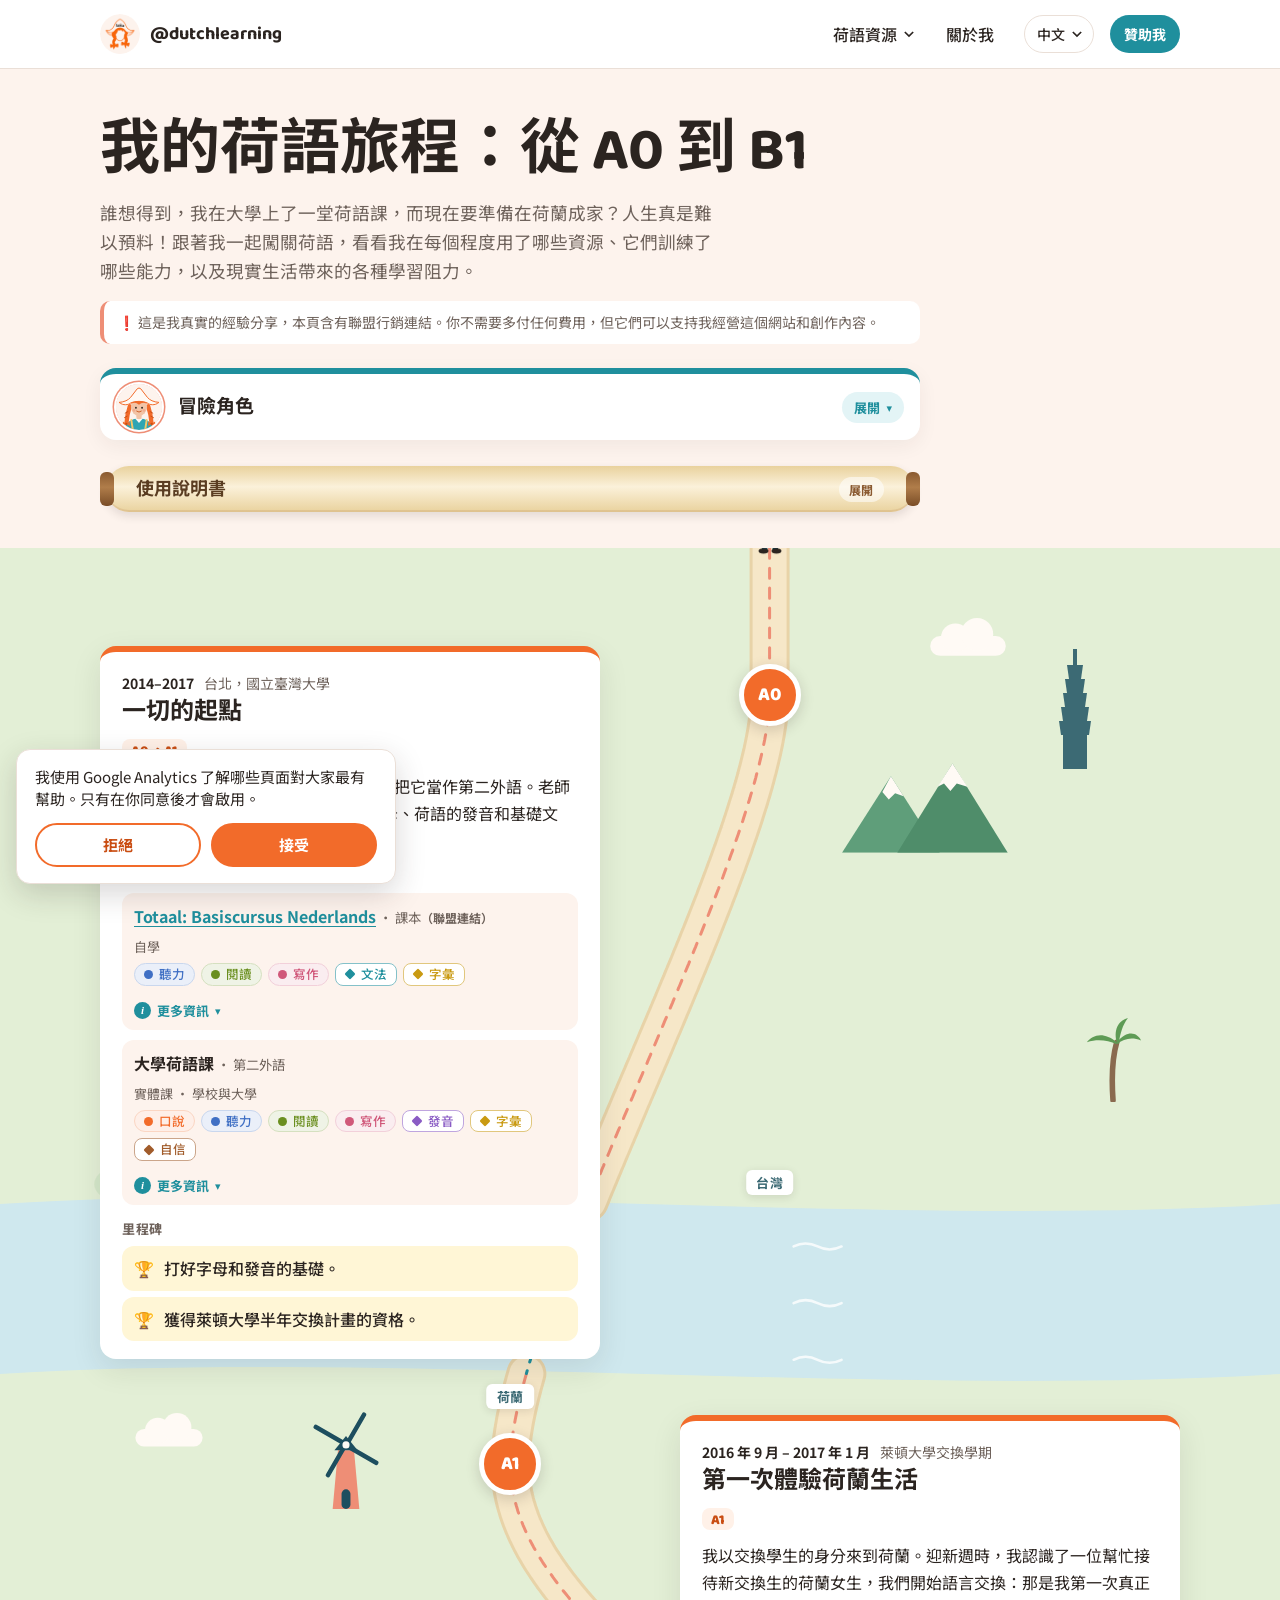
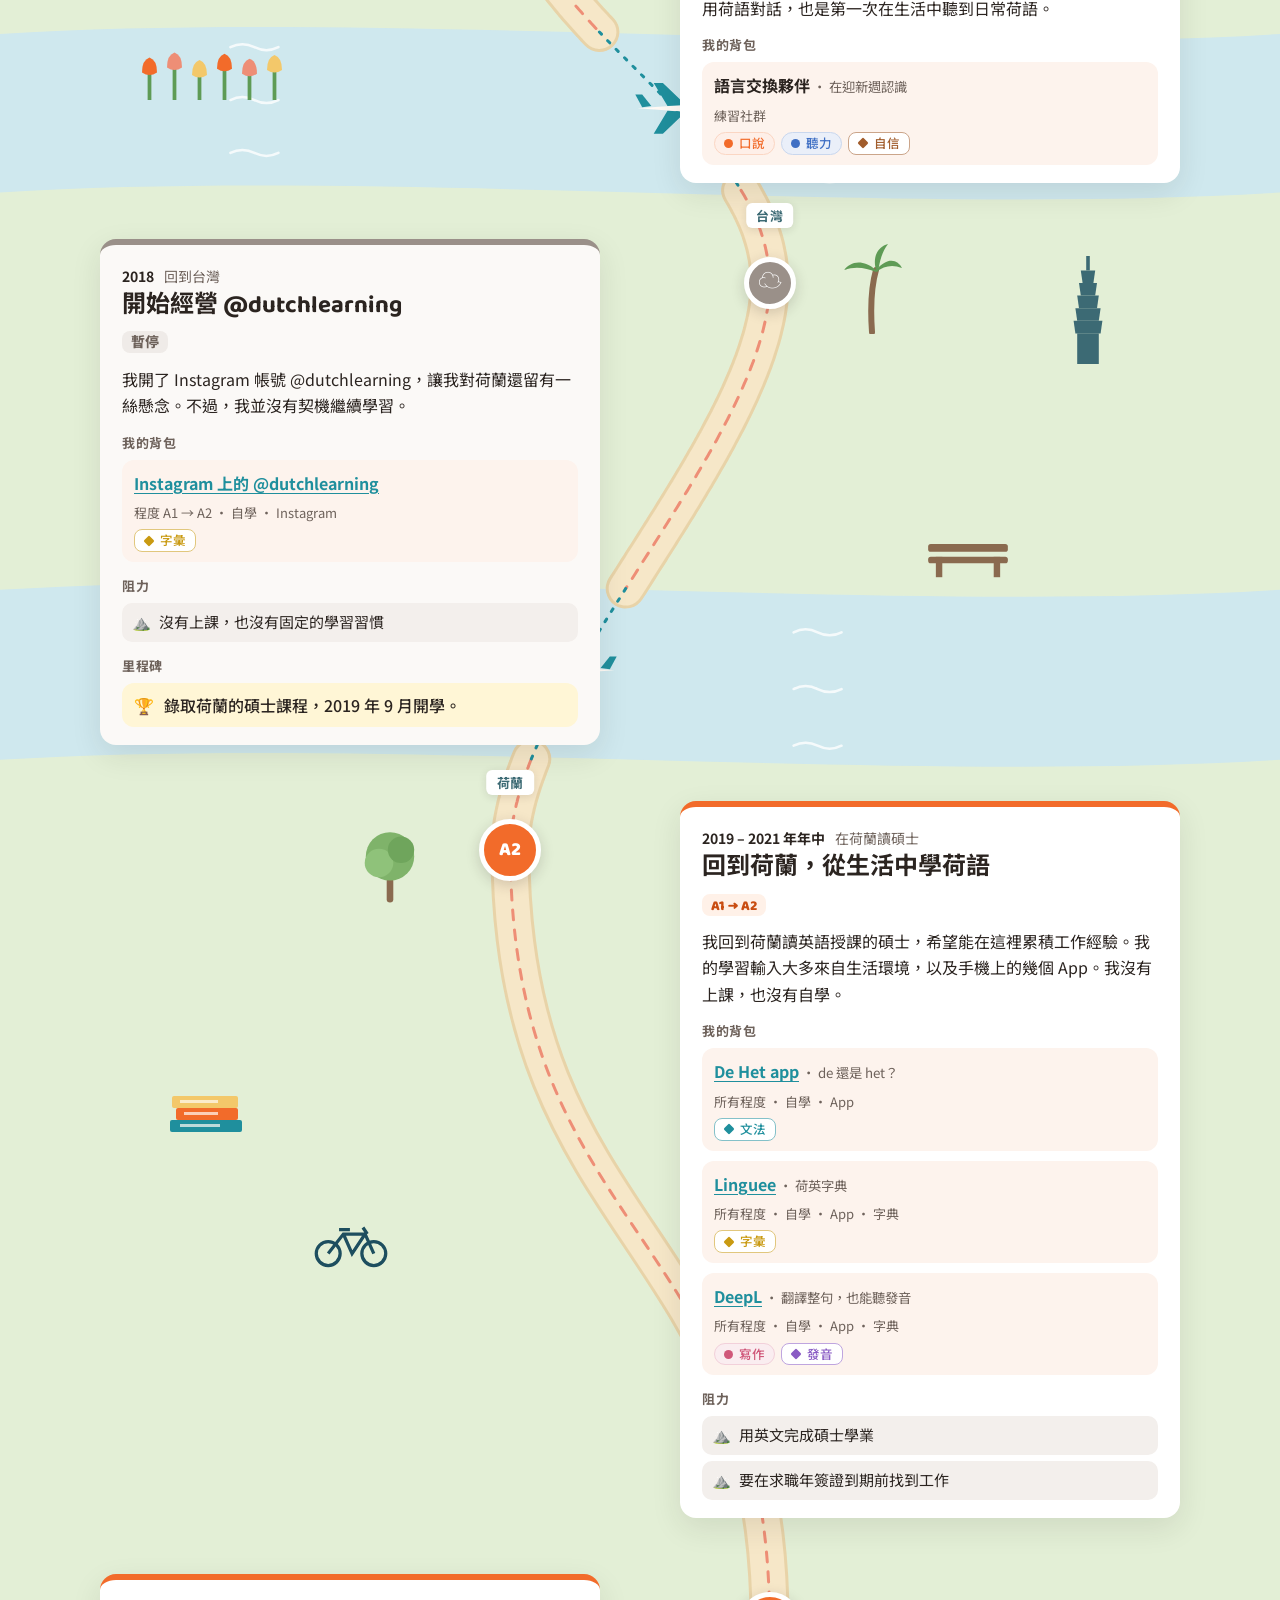
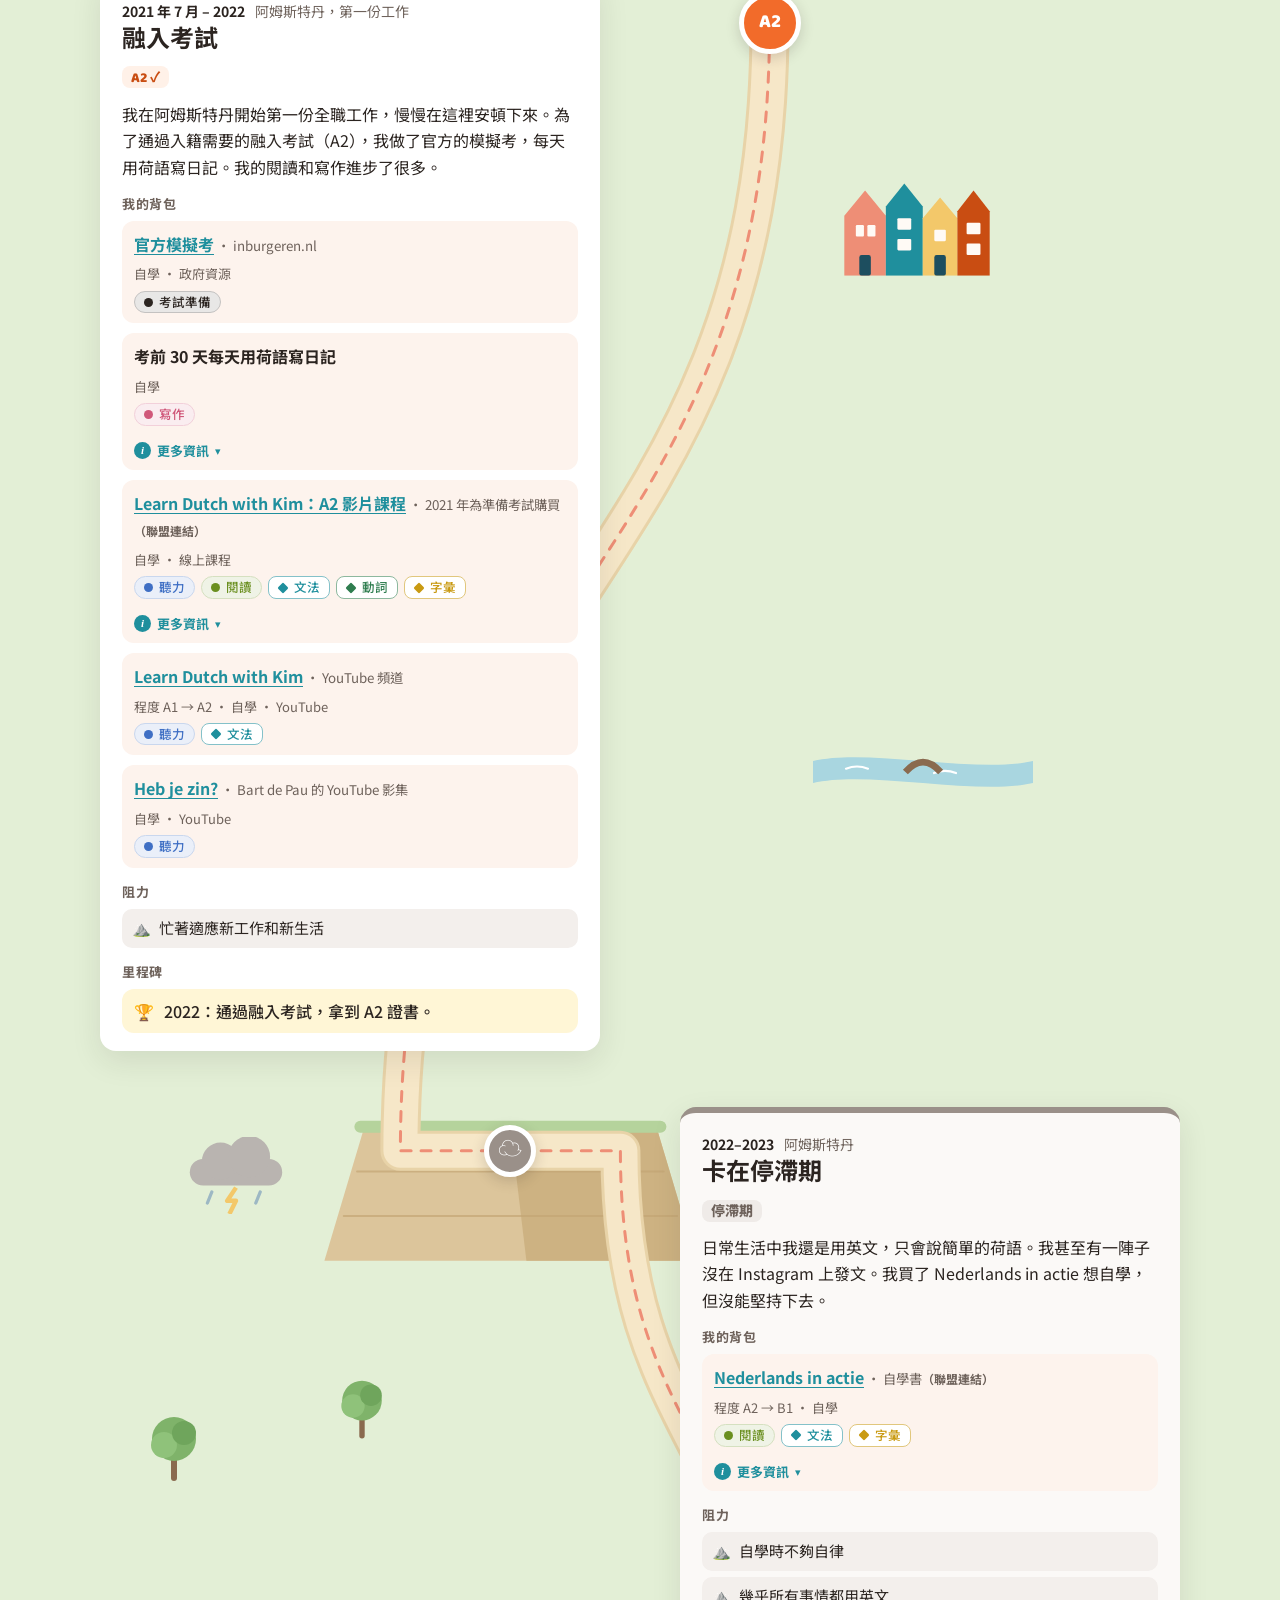
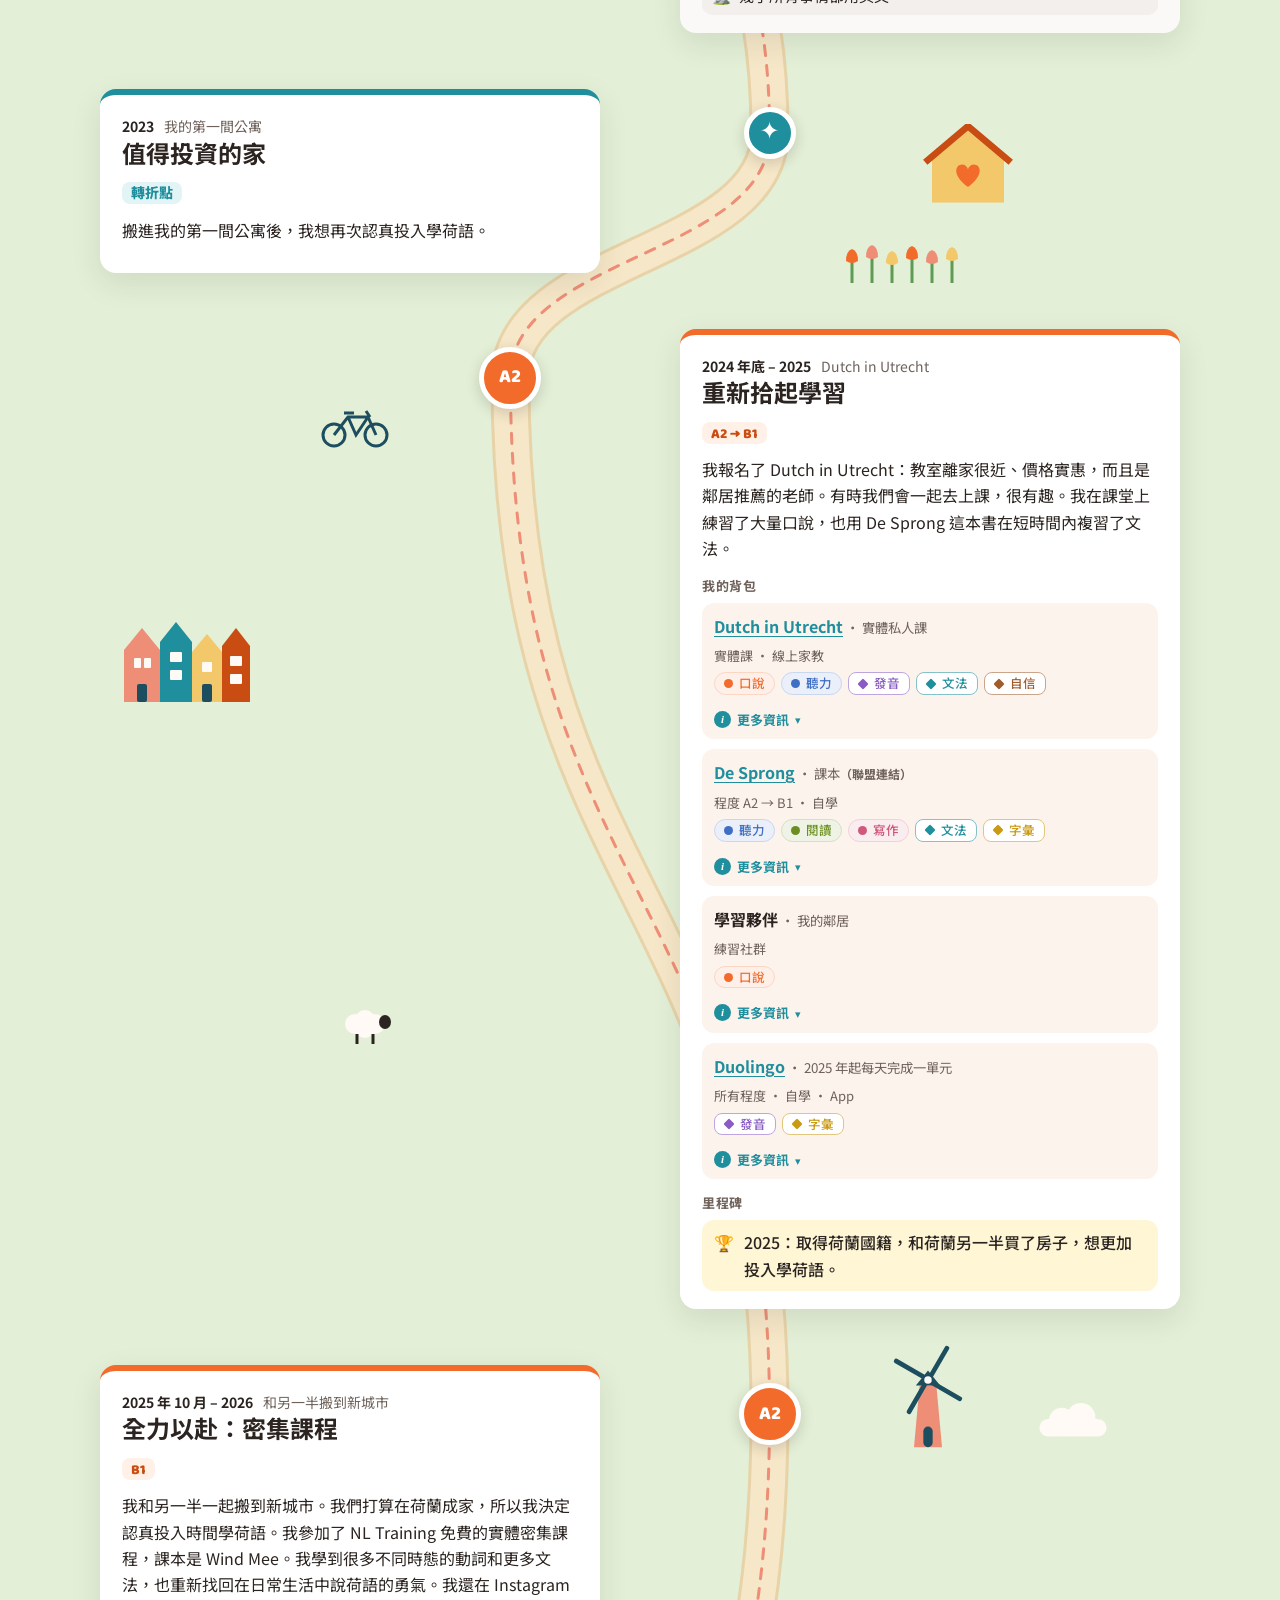
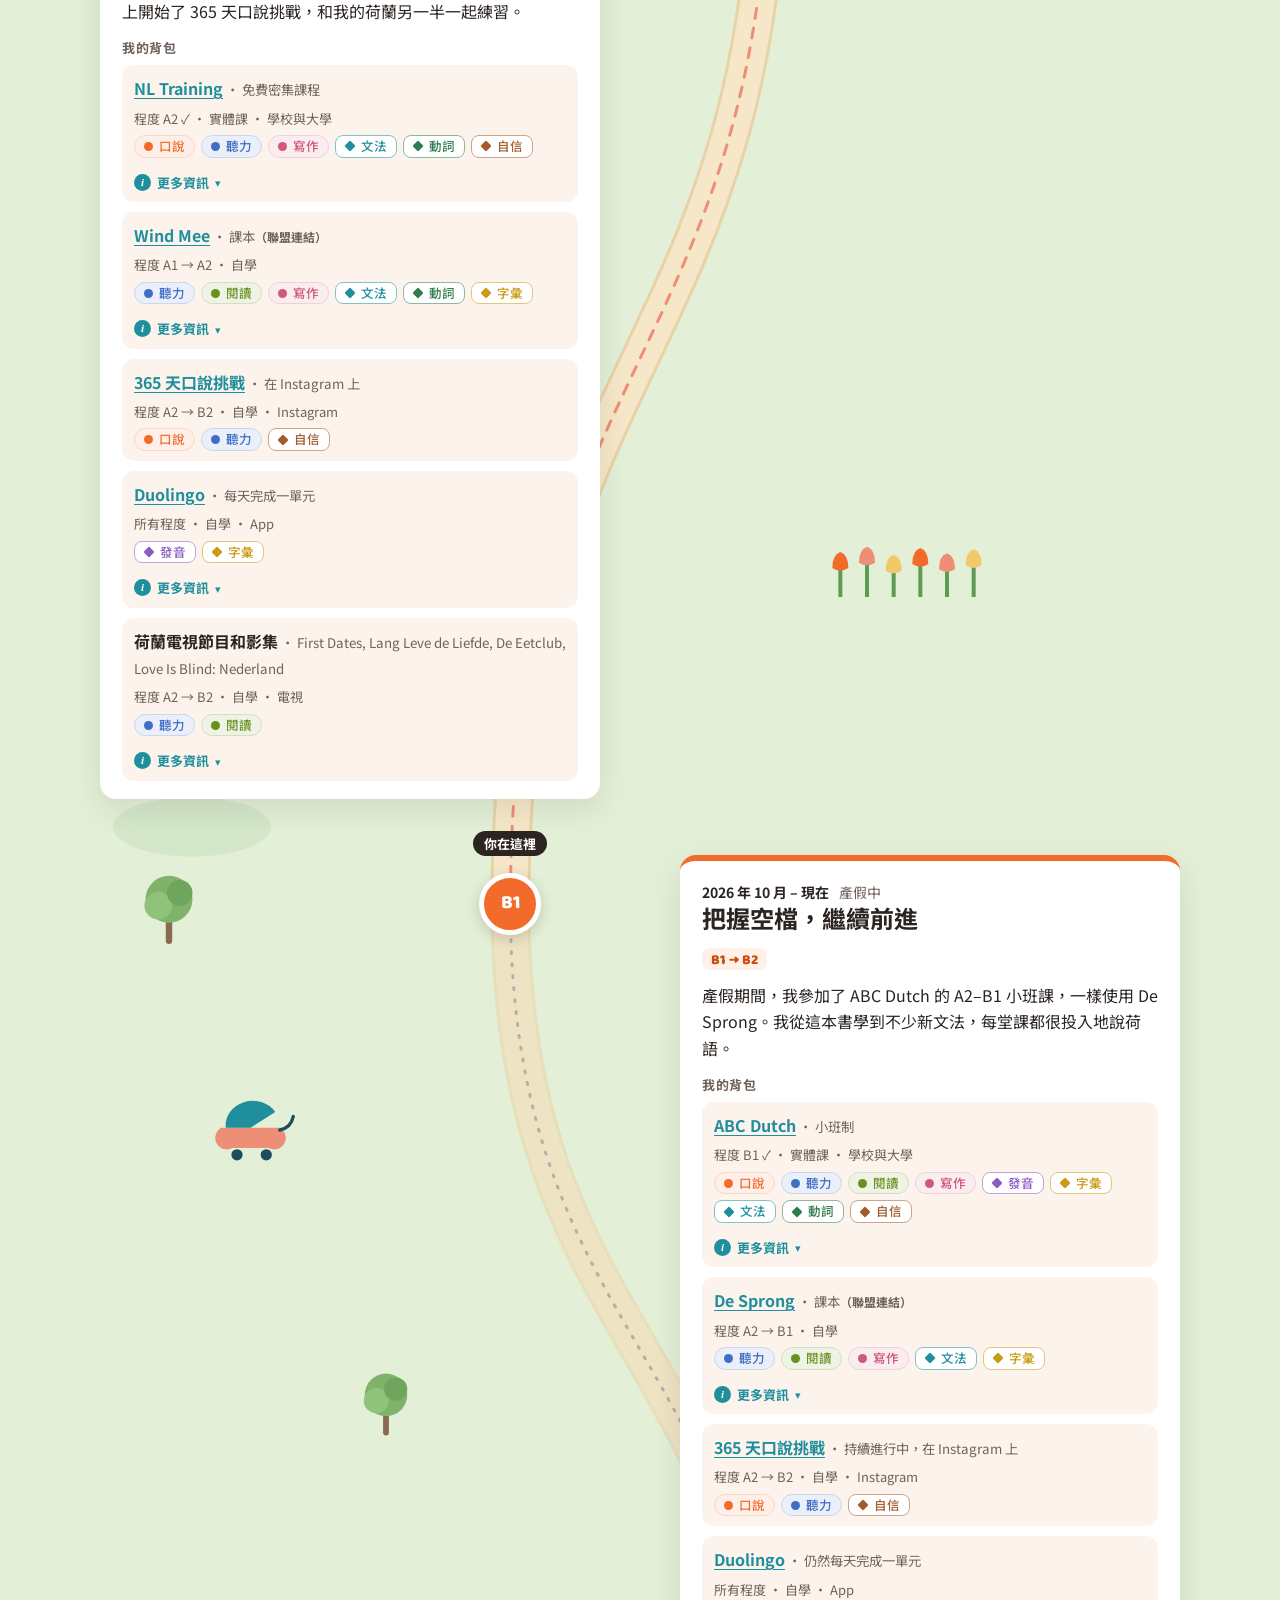
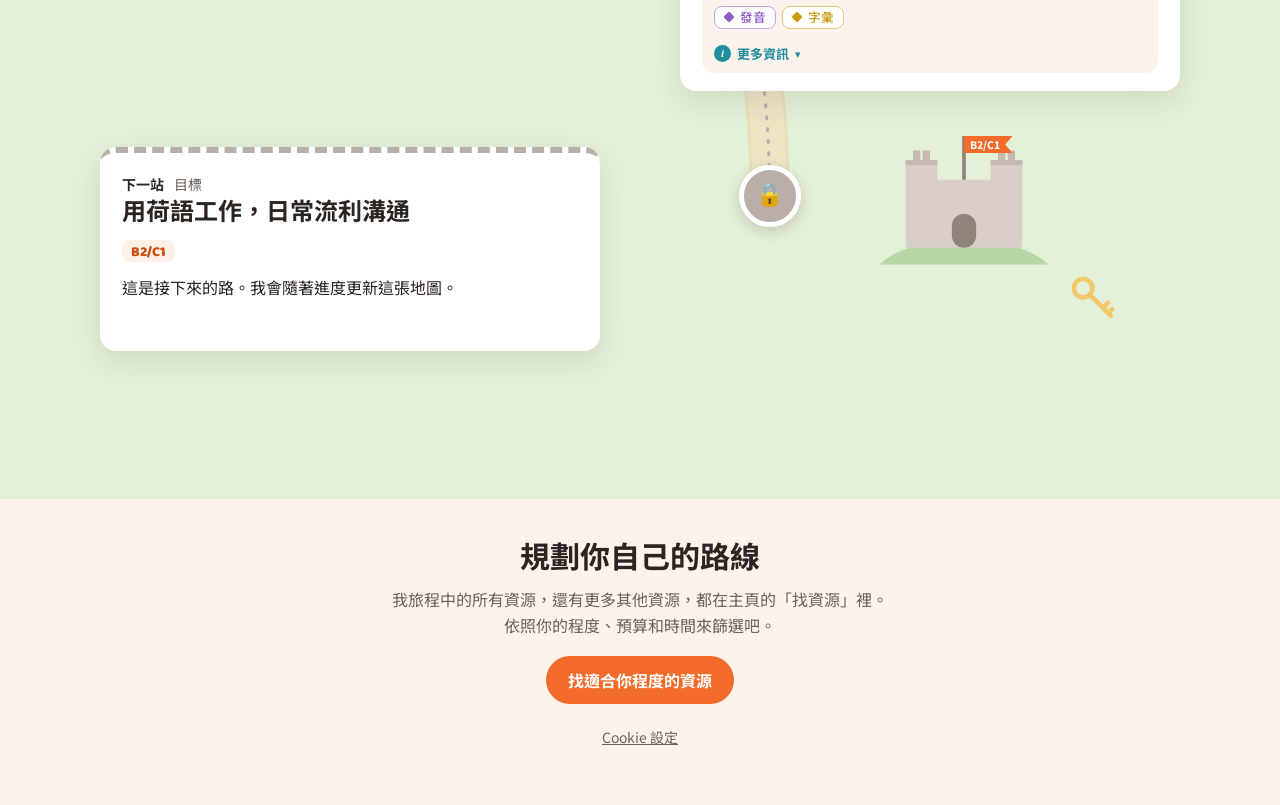
<file: zh/journey/index.html>
<!doctype html>
<html lang="zh-Hant-TW" data-lang="zh">
<head>
  <script src="../../assets/consent.js?v=9533affbf2"></script>
  <meta charset="utf-8">
  <meta name="viewport" content="width=device-width, initial-scale=1">
  <!-- Generated by tools/build.js from templates/journey.html, journey/text.js and journey/data.js. Edit those, not this file. -->
  <title>我的荷語學習旅程：資源、經驗與進度</title>
  <meta name="description" content="Inka 從台灣到荷蘭的荷語學習旅程：從 A0 到 B1，每個程度用過的課程、書籍、App 和老師，各自訓練了哪些能力，以及一路上遇到的阻力。">
  <link rel="canonical" href="https://www.dutchlearningresources.com/zh/journey/">
  <link rel="alternate" hreflang="en" href="https://www.dutchlearningresources.com/journey/">
  <link rel="alternate" hreflang="zh-Hant" href="https://www.dutchlearningresources.com/zh/journey/">
  <link rel="alternate" hreflang="x-default" href="https://www.dutchlearningresources.com/journey/">
  <link rel="icon" href="../../assets/favicon.png">
  <meta property="og:type" content="article">
  <meta property="og:site_name" content="@dutchlearning">
  <meta property="og:title" content="我的荷語學習旅程：資源、經驗與進度">
  <meta property="og:description" content="我的荷語冒險：每個程度用了什麼、訓練了哪些能力，以及現實生活帶來的各種繞路。">
  <meta property="og:url" content="https://www.dutchlearningresources.com/zh/journey/">
  <meta property="og:locale" content="zh_TW">
  <meta property="og:image" content="https://www.dutchlearningresources.com/assets/og-image.png?v=0f5aff0d03">
  <meta property="og:image:width" content="1200">
  <meta property="og:image:height" content="630">
  <meta name="twitter:card" content="summary_large_image">
  <link rel="preconnect" href="https://fonts.googleapis.com">
  <link rel="preconnect" href="https://fonts.gstatic.com" crossorigin>
  <link href="https://fonts.googleapis.com/css2?family=Baloo+2:wght@600;700;800&family=Noto+Sans+TC:wght@400;500;700&display=swap" rel="stylesheet">
  <style>
    :root {
      --ink: #2b2420;
      --muted: #6e625b;
      --paper: #ffffff;
      --peach: #fdf3ed;
      --orange: #f26b2a;
      --orange-ink: #c94d12;
      --salmon: #ee8e76;
      --teal: #1f8f9d;
      --teal-soft: #e3f4f6;
      --line: #eadfd7;
      --grass: #e3efd6;
      --grass-deep: #cfe5c4;
      --sea: #cfe8ee;
      --road: #f6e7c8;
      --road-edge: #e8d3a8;
      --radius: 16px;
      --display: "Baloo 2", "Noto Sans TC", system-ui, sans-serif;
      --body: "Noto Sans TC", system-ui, -apple-system, "Segoe UI", sans-serif;
      /* Skill colours */
      --sk-pronunciation: #8a5cc4;
      --sk-vocabulary: #c99a12;
      --sk-grammar: #1f8f9d;
      --sk-verbs: #2f7d4f;
      --sk-speaking: #f26b2a;
      --sk-listening: #3f6fc4;
      --sk-reading: #6a8f1f;
      --sk-writing: #d0587a;
      --sk-exam: #2b2420;
      --sk-confidence: #a15c2b;
      color-scheme: light;
    }
    *, *::before, *::after { box-sizing: border-box; }
    html { scroll-behavior: smooth; }
    body { margin: 0; background: var(--paper); color: var(--ink); font: 400 16px/1.65 var(--body); -webkit-font-smoothing: antialiased; }
    a { color: var(--teal); text-underline-offset: 3px; }
    a:hover { color: var(--ink); }
    :focus-visible { outline: 3px solid var(--teal); outline-offset: 2px; border-radius: 6px; }
    h1, h2, h3 { font-family: var(--display); line-height: 1.15; margin: 0; }
    .wrap { width: min(1080px, 100% - 32px); margin-inline: auto; }

    /* Header */
    .top { position: sticky; top: 0; z-index: 30; border-bottom: 1px solid var(--line); background: rgba(255,255,255,.95); backdrop-filter: blur(8px); }
    .top .wrap { display: flex; align-items: center; gap: 16px; min-height: 68px; }
    .top-nav { display: flex; align-items: center; gap: 4px; margin-left: auto; }
    .top-nav > a, .nav-drop { color: var(--ink); text-decoration: none; padding: 8px 14px; border-radius: 999px; font: 500 16px var(--body); }
    .top-nav > a:hover, .nav-drop:hover, .nav-group.open .nav-drop { background: var(--peach); color: var(--orange-ink); }
    .nav-group { position: relative; }
    .nav-drop { display: inline-flex; align-items: center; gap: 7px; border: 0; background: none; cursor: pointer; }
    .nav-drop svg { transition: transform .15s ease; }
    .nav-group.open .nav-drop svg { transform: rotate(180deg); }
    .nav-menu { display: none; position: absolute; top: 100%; left: 0; min-width: 230px; padding: 8px; margin-top: 6px; background: #fff; border: 1px solid var(--line); border-radius: 14px; box-shadow: 0 14px 30px rgba(43,36,32,.12); }
    .nav-menu::before { content: ""; position: absolute; left: 0; right: 0; top: -10px; height: 10px; }
    .nav-group:hover .nav-menu, .nav-group:focus-within .nav-menu, .nav-group.open .nav-menu { display: grid; }
    .nav-menu a { color: var(--ink); text-decoration: none; border-radius: 10px; padding: 10px 12px; white-space: nowrap; }
    .nav-menu a:hover { background: var(--peach); color: var(--orange-ink); }
    .nav-menu a[aria-current="page"] { font-weight: 700; color: var(--orange-ink); }
    .lang-pick { appearance: none; -webkit-appearance: none; font: 500 14px var(--body); color: var(--ink); border: 1px solid var(--line); border-radius: 999px; padding: 8px 28px 8px 12px; cursor: pointer;
      background: #fff url("data:image/svg+xml,%3Csvg xmlns='http://www.w3.org/2000/svg' viewBox='0 0 12 8'%3E%3Cpath d='M1 1l5 5 5-5' stroke='%232b2420' stroke-width='2' fill='none'/%3E%3C/svg%3E") no-repeat right 11px center / 10px 7px; }
    .lang-pick:hover { border-color: var(--ink); }
    .kofi { font: 700 14px var(--body); color: #fff; background: var(--teal); border-radius: 999px; padding: 9px 14px; text-decoration: none; white-space: nowrap; }
    .kofi:hover { background: #17707b; color: #fff; }
    .menu-btn { display: none; width: 42px; height: 42px; border: 1px solid var(--line); border-radius: 12px; background: #fff; cursor: pointer; padding: 11px 10px; flex-direction: column; justify-content: space-between; }
    .menu-btn span { display: block; height: 2px; border-radius: 2px; background: var(--ink); }
    .brand { display: flex; align-items: center; gap: 10px; font: 700 18px var(--display); color: var(--ink); text-decoration: none; }
    .brand img { width: 40px; height: 40px; border-radius: 50%; }

    /* Intro */
    .intro { background: var(--peach); padding: 48px 0 36px; }
    .intro h1 { font-size: clamp(36px, 6vw, 60px); }
    .intro .lead { max-width: 62ch; color: var(--muted); font-size: 1.1rem; margin: 12px 0 24px; }
    .disclosure { max-width: 820px; font-size: 14px; color: var(--muted); background: #fff; border-left: 4px solid var(--salmon); border-radius: 10px; padding: 10px 14px; margin: -8px 0 24px; }
    /* Persona card */
    .persona { background: #fff; border-radius: var(--radius); padding: 20px 22px; max-width: 820px; box-shadow: 0 6px 20px rgba(43,36,32,.06); border-top: 6px solid var(--teal); }
    .persona-head { display: flex; align-items: center; gap: 16px; cursor: pointer; list-style: none; }
    .persona-head::-webkit-details-marker { display: none; }
    .persona[open] .persona-head { margin-bottom: 14px; }
    .persona-title { flex: 1; min-width: 0; }
    /* Folded: just a small headshot and "Quest character". */
    .persona:not([open]) { padding: 10px 16px; }
    .persona:not([open]) .avatar { width: 46px; height: 46px; box-shadow: 0 0 0 2px #fff, 0 0 0 3.5px var(--salmon); }
    .persona:not([open]) .persona-title, .persona[open] .persona-label { display: none; }
    .persona-label { flex: 1; font: 700 19px var(--display); }
    .persona-toggle { flex: none; display: inline-flex; align-items: center; gap: 6px; font: 700 13px var(--body); color: var(--teal); background: var(--teal-soft); border-radius: 999px; padding: 6px 12px; }
    .persona-toggle::after { content: "▾"; font-size: 11px; transition: transform .2s; }
    .persona[open] .persona-toggle::after { transform: rotate(180deg); }
    .persona .open-text, .persona[open] .closed-text { display: none; }
    .persona[open] .open-text { display: inline; }
    .persona-head:hover .persona-toggle { background: #cfeef1; }
    .persona[open] .persona-facts, .persona[open] .persona-goal { animation: unroll .35s ease-out; }
    .avatar { width: 92px; height: 92px; flex: none; border-radius: 50%; box-shadow: 0 0 0 4px #fff, 0 0 0 6px var(--salmon); }
    .persona h2 { font-size: 30px; }
    .persona-job { margin: 2px 0 0; color: var(--muted); font-weight: 500; }
    .persona-facts { display: grid; grid-template-columns: 1fr 1fr; gap: 10px 22px; margin: 0; }
    .persona-facts > div { background: var(--peach); border-radius: 12px; padding: 10px 14px; }
    .persona-facts > .wide { grid-column: 1 / -1; }
    .persona-facts dt { font: 700 12px var(--body); letter-spacing: .05em; text-transform: uppercase; color: var(--muted); margin-bottom: 3px; }
    .persona-facts dd { margin: 0; font-size: 15px; line-height: 1.5; }
    .langs { list-style: none; margin: 0; padding: 0; display: flex; flex-wrap: wrap; gap: 6px; }
    .langs li { background: #fff; border-radius: 999px; padding: 2px 10px; font-size: 14px; color: var(--muted); }
    .langs b { color: var(--ink); margin-right: 4px; }
    .persona-goal { display: flex; gap: 14px; align-items: center; margin-top: 12px; padding: 12px 16px; border-radius: 12px; background: #fff6d6; }
    .persona-goal .flag { font-size: 30px; }
    .persona-goal strong { font-family: var(--display); font-size: 20px; display: block; line-height: 1.2; }
    .persona-goal span { color: var(--muted); font-size: 15px; }
    /* The map key: a paper scroll that unrolls */
    .map-key { margin-top: 26px; max-width: 820px; --parch: #f8edd3; --parch-edge: #e6d1a2; --roll-a: #e9d29d; --roll-b: #fbf1da; --knob: #b07d4a; }
    .map-key summary, .roll-bottom {
      position: relative; display: flex; align-items: center; justify-content: space-between; gap: 12px;
      height: 46px; padding: 0 30px; margin: 0 6px; border-radius: 23px; list-style: none; cursor: pointer;
      background: linear-gradient(to bottom, var(--roll-a), var(--roll-b) 45%, var(--roll-a));
      box-shadow: 0 4px 10px rgba(43,36,32,.12), inset 0 -2px 0 rgba(176,125,74,.18);
    }
    .map-key summary::-webkit-details-marker { display: none; }
    .map-key summary::before, .map-key summary::after, .roll-bottom::before, .roll-bottom::after {
      content: ""; position: absolute; top: 50%; width: 14px; height: 34px; margin-top: -17px; border-radius: 6px;
      background: linear-gradient(to bottom, #8a5a30, var(--knob) 45%, #7a4d27);
    }
    .map-key summary::before, .roll-bottom::before { left: -6px; }
    .map-key summary::after, .roll-bottom::after { right: -6px; }
    .roll-label { font: 700 18px var(--display); color: #5a3d22; }
    .roll-hint { font: 700 12px var(--body); letter-spacing: .05em; text-transform: uppercase; color: #8a5a30; background: rgba(255,255,255,.55); border-radius: 999px; padding: 4px 10px; }
    .map-key .open-text, .map-key[open] .closed-text { display: none; }
    .map-key[open] .open-text { display: inline; }
    .map-key summary:hover .roll-hint { background: #fff; }
    .map-key .paper {
      margin: -10px 20px 0; padding: 26px 26px 20px;
      background: linear-gradient(to right, rgba(176,125,74,.10), transparent 6%, transparent 94%, rgba(176,125,74,.10)), var(--parch);
      border-left: 1px solid var(--parch-edge); border-right: 1px solid var(--parch-edge);
      transform-origin: top; animation: unroll .45s ease-out;
    }
    .roll-bottom { display: none; height: 30px; margin-top: -8px; cursor: default; }
    .roll-bottom::before, .roll-bottom::after { height: 24px; margin-top: -12px; }
    .map-key[open] .roll-bottom { display: block; }
    @keyframes unroll { from { clip-path: inset(0 0 100% 0); } to { clip-path: inset(0 0 0 0); } }
    .map-key .tag-group-title { color: #6b4a2b; }
    .paper-hint { display: flex; gap: 10px; align-items: center; margin: 0 0 18px; padding: 8px 12px; border-radius: 10px; background: rgba(255,255,255,.6); border: 1px dashed #d8bf8a; font-size: 14px; color: #5a3d22; }
    .paper-hint svg { flex: none; width: 34px; height: 34px; padding: 4px; border-radius: 50%; background: var(--teal); }
    .paper-hint + .paper-hint { margin-top: -8px; }
    .paper-hint a { color: #8a4b1f; font-weight: 700; }
    .skills { display: flex; flex-wrap: wrap; gap: 8px; margin: 0; padding: 0; list-style: none; }
    .skill { --c: var(--ink); display: inline-flex; align-items: center; gap: 6px; font: 500 14px/1 var(--body); color: var(--c); background: color-mix(in srgb, var(--c) 11%, #fff); border: 1px solid color-mix(in srgb, var(--c) 28%, #fff); border-radius: 999px; padding: 6px 11px; white-space: nowrap; }
    .skill .dot { width: 9px; height: 9px; border-radius: 50%; background: var(--c); }
    .skill.small { font-size: 12.5px; padding: 4px 9px; }
    .skill[data-skill="pronunciation"] { --c: var(--sk-pronunciation); }
    .skill[data-skill="vocabulary"] { --c: var(--sk-vocabulary); }
    .skill[data-skill="grammar"] { --c: var(--sk-grammar); }
    .skill[data-skill="verbs"] { --c: var(--sk-verbs); }
    .skill[data-skill="speaking"] { --c: var(--sk-speaking); }
    .skill[data-skill="listening"] { --c: var(--sk-listening); }
    .skill[data-skill="reading"] { --c: var(--sk-reading); }
    .skill[data-skill="writing"] { --c: var(--sk-writing); }
    .skill[data-skill="exam"] { --c: var(--sk-exam); }
    .skill[data-skill="confidence"] { --c: var(--sk-confidence); }
    .skill.neutral { --c: #5c524c; background: #fff; border-color: var(--line); }
    .skill.neutral .dot { display: none; }
    /* Focus tags: a diamond and a white chip with a coloured outline, so they stand apart from skills (round dot, tinted chip). */
    .skill.focus { background: #fff; border-color: color-mix(in srgb, var(--c) 55%, #fff); border-radius: 8px; }
    .skill.focus .dot { border-radius: 1.5px; transform: rotate(45deg); width: 8px; height: 8px; margin: 0 1px; }
    .hud .skill.focus .dot { width: 7px; height: 7px; }
    .tag-group { display: grid; grid-template-columns: 130px 1fr; gap: 10px; align-items: start; margin-bottom: 8px; }
    .tag-group-title { font-size: 13px; font-weight: 700; color: var(--muted); padding-top: 5px; }
    .tool-meta { font-size: 13px; color: var(--muted); }
    .tool-info { margin-top: 2px; }
    .tool-info summary { display: inline-flex; align-items: center; gap: 6px; cursor: pointer; list-style: none; font: 700 13px var(--body); color: var(--teal); }
    .tool-info summary::-webkit-details-marker { display: none; }
    .tool-info summary::before { content: "i"; display: grid; place-items: center; width: 17px; height: 17px; border-radius: 50%; background: var(--teal); color: #fff; font: 700 11px/1 Georgia, serif; font-style: italic; }
    .tool-info summary::after { content: "▾"; font-size: 11px; transition: transform .2s; }
    .tool-info[open] summary::after { transform: rotate(180deg); }
    .card .tool-info p { margin: 14px 0 2px; padding: 10px 12px; background: #fff; border-left: 3px solid var(--teal); border-radius: 8px; font-size: 14px; line-height: 1.55; }

    /* The quest map */
    .quest { position: relative; background: var(--grass); overflow: hidden; padding: 70px 0 120px; }
    .quest::before { /* soft meadow texture */
      content: ""; position: absolute; inset: 0; pointer-events: none;
      background:
        radial-gradient(60px 26px at 12% 8%, var(--grass-deep) 98%, transparent) ,
        radial-gradient(90px 34px at 85% 22%, var(--grass-deep) 98%, transparent),
        radial-gradient(70px 28px at 20% 46%, var(--grass-deep) 98%, transparent),
        radial-gradient(110px 40px at 80% 63%, var(--grass-deep) 98%, transparent),
        radial-gradient(80px 30px at 15% 84%, var(--grass-deep) 98%, transparent);
      opacity: .7;
    }
    .trail { position: absolute; inset: 0; width: 100%; height: 100%; pointer-events: none; }
    .stops { position: relative; list-style: none; margin: 0; padding: 0; }
    .stop { position: relative; display: flex; min-height: 260px; padding: 28px 0; }
    .stop[data-side="left"] { justify-content: flex-start; }
    .stop[data-side="right"] { justify-content: flex-end; }
    .stop.compact { min-height: 190px; }

    /* Markers sit on the road: at 62% for cards on the left, 38% for cards on the right. */
    .marker {
      position: absolute; top: 46px; left: var(--mx); transform: translateX(-50%); z-index: 3;
      width: 62px; height: 62px; border-radius: 50%; display: grid; place-items: center;
      font: 800 19px/1 var(--display); color: #fff; background: var(--orange);
      border: 5px solid #fff; box-shadow: 0 4px 14px rgba(43,36,32,.18);
    }
    .stop[data-side="left"] .marker { --mx: 62%; }
    .stop[data-side="right"] .marker { --mx: 38%; }
    .stop[data-kind="detour"] .marker { background: #9a9089; font-size: 24px; width: 52px; height: 52px; }
    .stop[data-kind="spark"] .marker { background: var(--teal); font-size: 24px; width: 52px; height: 52px; }
    .stop[data-kind="goal"] .marker { background: #b9afa8; font-size: 22px; }
    .stop.current .marker { background: var(--orange); animation: pulse 2.2s ease-out infinite; }
    @keyframes pulse { 0% { box-shadow: 0 0 0 0 rgba(242,107,42,.55), 0 4px 14px rgba(43,36,32,.18); } 70% { box-shadow: 0 0 0 22px rgba(242,107,42,0), 0 4px 14px rgba(43,36,32,.18); } 100% { box-shadow: 0 0 0 0 rgba(242,107,42,0), 0 4px 14px rgba(43,36,32,.18); } }
    .here-flag { position: absolute; left: var(--mx); top: 4px; transform: translateX(-50%); z-index: 4; font: 700 13px var(--body); color: #fff; background: var(--ink); border-radius: 999px; padding: 3px 11px; white-space: nowrap; }
    .stop[data-side="left"] .here-flag { --mx: 62%; }
    .stop[data-side="right"] .here-flag { --mx: 38%; }

    /* Cards */
    .card {
      position: relative; z-index: 2; width: min(500px, 52%); background: #fff; border-radius: var(--radius);
      padding: 20px 22px 18px; box-shadow: 0 10px 30px rgba(43,36,32,.10);
      border-top: 6px solid var(--orange);
      opacity: 0; transform: translateY(26px); transition: opacity .6s ease, transform .6s ease;
    }
    .stop.seen .card { opacity: 1; transform: none; }
    .stop[data-kind="detour"] .card { border-top-color: #9a9089; background: #fbf9f7; }
    .stop[data-kind="spark"] .card { border-top-color: var(--teal); }
    .stop[data-kind="goal"] .card { border-top-color: #b9afa8; border-style: dashed; border-width: 6px 0 0; }
    .eyebrow { display: flex; flex-wrap: wrap; gap: 4px 10px; align-items: center; font-size: 14px; color: var(--muted); margin-bottom: 4px; }
    .eyebrow .when { font-weight: 700; color: var(--ink); }
    .card h2 { font-size: 24px; margin: 2px 0 8px; }
    .level-badge { display: inline-block; font: 800 14px/1 var(--display); color: var(--orange-ink); background: #fff1e8; border-radius: 8px; padding: 5px 9px 3px; }
    .stop[data-kind="detour"] .level-badge { color: var(--muted); background: #efebe8; }
    .stop[data-kind="spark"] .level-badge { color: var(--teal); background: var(--teal-soft); }
    .card p { margin: 0 0 12px; }
    .card h3 { font: 700 13px var(--body); letter-spacing: .05em; text-transform: uppercase; color: var(--muted); margin: 14px 0 8px; }
    .tools { list-style: none; margin: 0; padding: 0; display: grid; gap: 10px; }
    .tool { display: grid; gap: 6px; padding: 10px 12px; border-radius: 12px; background: var(--peach); }
    .tool-name { font-weight: 700; }
    .tool-name small { font-weight: 400; color: var(--muted); }
    .tool .skills { gap: 6px; }
    .setbacks { list-style: none; margin: 0; padding: 0; display: grid; gap: 6px; }
    .setbacks li { display: flex; gap: 8px; align-items: flex-start; font-size: 15px; background: #f3efec; border-radius: 10px; padding: 7px 10px; }
    .milestones { list-style: none; margin: 0; padding: 0; display: grid; gap: 6px; }
    .milestone { display: flex; gap: 10px; align-items: flex-start; padding: 9px 12px; border-radius: 12px; background: #fff6d6; font-weight: 500; }
    .affiliate { font-size: 12px; color: var(--muted); }

    /* Scenery on the empty side of each stop */
    .scenery { position: absolute; inset: 0; pointer-events: none; z-index: 1; }
    .scenery svg { position: absolute; overflow: visible; }

    /* Sea crossing between Taiwan and the Netherlands (positioned by script) */
    .place-sign { position: absolute; z-index: 2; font: 700 13px var(--body); letter-spacing: .06em; text-transform: uppercase; color: #3c6a74; background: #fff; border-radius: 6px; padding: 3px 10px; box-shadow: 0 2px 8px rgba(43,36,32,.12); transform: translateX(-50%); }

    /* The traveller walking along the road */
    /* Above the cards (z-index 2, earlier in the page) so she stays visible, below the stop markers (3). */
    .walker { position: absolute; z-index: 2; width: 54px; height: 76px; left: 0; top: 0; transform: translate(-50%, -88%); transition: transform .1s linear, opacity .25s; will-change: left, top; pointer-events: none; }
    .walker svg { width: 100%; height: 100%; }
    .flyer { position: absolute; z-index: 1; width: 92px; height: 58px; left: 0; top: 0; pointer-events: none; transition: transform .15s linear; }
    .flyer svg { width: 100%; height: 100%; overflow: visible; }
    .flyer .pilot { opacity: 0; transition: opacity .25s; }
    .flyer.active .pilot { opacity: 1; }
    .flyer.active { z-index: 4; filter: drop-shadow(0 6px 6px rgba(31,143,157,.25)); }
    .walker.flip svg { transform: scaleX(-1); }
    .walker.walking .leg-a { animation: stepA .5s ease-in-out infinite alternate; transform-origin: 25px 47px; }
    .walker.walking .leg-b { animation: stepB .5s ease-in-out infinite alternate; transform-origin: 25px 47px; }
    @keyframes stepA { from { transform: rotate(14deg); } to { transform: rotate(-14deg); } }
    @keyframes stepB { from { transform: rotate(-14deg); } to { transform: rotate(14deg); } }

    /* My toolkit: a backpack button that opens a panel of tags */
    .pack-btn {
      position: fixed; right: 18px; bottom: 18px; z-index: 21; width: 64px; height: 64px; border-radius: 50%;
      border: 0; background: var(--teal); box-shadow: 0 10px 26px rgba(31,143,157,.35); cursor: pointer;
      display: grid; place-items: center; padding: 0;
      opacity: 0; transform: translateY(14px) scale(.9); transition: opacity .3s, transform .3s, background .2s; pointer-events: none;
    }
    .pack-btn.show { opacity: 1; transform: none; pointer-events: auto; }
    .pack-btn:hover { background: #17707b; }
    .pack-btn svg { width: 38px; height: 38px; }
    .pack-btn[aria-expanded="true"] { background: var(--ink); }
    .pack-tip { position: absolute; right: 74px; top: 50%; transform: translateY(-50%); white-space: nowrap; font: 700 13px var(--body); color: #fff; background: var(--ink); border-radius: 999px; padding: 4px 11px; opacity: 0; transition: opacity .2s; pointer-events: none; }
    .pack-btn:hover .pack-tip, .pack-btn:focus-visible .pack-tip { opacity: 1; }
    .hud {
      position: fixed; right: 18px; bottom: 94px; z-index: 20; width: 360px;
      background: #fff; border-radius: var(--radius); padding: 14px 16px;
      box-shadow: 0 14px 40px rgba(43,36,32,.22); font-size: 14px;
      display: flex; flex-direction: column; max-height: calc(100vh - 114px); max-height: calc(100dvh - 114px);
    }
    .hud[hidden] { display: none; }
    .hud-head { display: flex; justify-content: space-between; align-items: center; margin-bottom: 10px; }
    .hud-head strong { font: 700 20px var(--display); display: flex; align-items: center; gap: 8px; }
    .hud-head strong svg { width: 24px; height: 24px; }
    .tabs { display: grid; grid-template-columns: repeat(4, 1fr); gap: 4px; background: var(--peach); border-radius: 12px; padding: 4px; margin-bottom: 10px; }
    .tab { border: 0; background: none; border-radius: 9px; padding: 7px 4px; font: 700 12.5px/1.2 var(--body); color: var(--muted); cursor: pointer; }
    .tab[aria-selected="true"] { background: #fff; color: var(--ink); box-shadow: 0 2px 6px rgba(43,36,32,.10); }
    .tab small { display: block; font-weight: 500; font-size: 11px; color: var(--muted); }
    .tab-hint { font-size: 12.5px; color: var(--muted); margin: 10px 0 0; }
    .hud .skills { gap: 5px; }
    .hud .skill { font-size: 12px; padding: 4px 9px; cursor: pointer; font-family: var(--body); }
    .hud .skill:hover { background: color-mix(in srgb, var(--c) 20%, #fff); }
    .hud .skill[aria-pressed="true"] { color: #fff; background: var(--c); border-color: var(--c); }
    .hud .skill[aria-pressed="true"] .dot { background: #fff; }
    .hud .skill .dot { width: 7px; height: 7px; }
    .toolkit { border-top: 1px solid var(--line); margin-top: 4px; padding-top: 10px; display: flex; flex-direction: column; flex: 1; min-height: 0; }
    .toolkit[hidden] { display: none; }
    .toolkit-head { display: flex; justify-content: space-between; align-items: center; gap: 8px; margin-bottom: 8px; }
    .toolkit-head strong { font: 700 17px var(--display); }
    .toolkit-head small { color: var(--muted); font-weight: 400; margin-left: 6px; font-family: var(--body); font-size: 12px; }
    .toolkit-close { border: 0; background: #f3efec; border-radius: 50%; width: 28px; height: 28px; font-size: 16px; line-height: 1; cursor: pointer; color: var(--ink); }
    .toolkit-list { list-style: none; margin: 0; padding: 0; display: grid; gap: 8px; flex: 1; min-height: 110px; overflow: auto; overscroll-behavior: contain; }
    .toolkit-item { background: var(--peach); border-radius: 10px; padding: 8px 10px; }
    .toolkit-item .tool-name { font-size: 14px; }
    .uses { display: flex; flex-wrap: wrap; gap: 6px; margin-top: 5px; }
    .use { font: 500 12px var(--body); color: var(--ink); background: #fff; border: 1px solid var(--line); border-radius: 8px; padding: 3px 8px; cursor: pointer; text-align: left; }
    .use b { font-family: var(--display); color: var(--orange-ink); }
    .use:hover { border-color: var(--orange); }

    .outro { background: var(--peach); padding: 44px 0 56px; text-align: center; }
    .outro h2 { font-size: 30px; margin-bottom: 8px; }
    .outro p { color: var(--muted); max-width: 56ch; margin: 0 auto 18px; }
    .outro .cookie-link { margin: 22px auto 0; font-size: 14px; }
    .btn { display: inline-block; font: 700 16px var(--body); color: #fff; background: var(--orange); border-radius: 999px; padding: 12px 22px; text-decoration: none; }
    .btn:hover { color: #fff; background: var(--orange-ink); }

    /* Phones: road runs down the left edge, cards fill the width beside it. */
    @media (max-width: 760px) {
      .quest { padding: 40px 0 100px; }
      .stop, .stop.compact { min-height: 0; padding: 22px 0; justify-content: flex-end !important; }
      .stop .marker, .stop .here-flag { --mx: 30px !important; }
      .stop[data-side="right"] .marker { --mx: 46px !important; }
      .stop[data-side="right"] .here-flag { --mx: 46px !important; }
      .marker { width: 50px; height: 50px; font-size: 16px; border-width: 4px; top: 40px; }
      .stop[data-kind="detour"] .marker, .stop[data-kind="spark"] .marker { width: 44px; height: 44px; font-size: 19px; }
      .here-flag { top: 2px; font-size: 11px; padding: 2px 8px; }
      .card { width: calc(100% - 82px); padding: 16px 16px 14px; }
      .card h2 { font-size: 21px; }
      .scenery { display: none; }
      .hud { left: 12px; right: 12px; bottom: 86px; width: auto; padding: 12px 14px; max-height: calc(100vh - 100px); max-height: calc(100dvh - 100px); }
      .pack-btn { right: 14px; bottom: 14px; width: 58px; height: 58px; }
      .pack-tip { display: none; }
      .tab { font-size: 12px; padding: 7px 2px; }
      .hud .skills { gap: 5px; }
      .walker { width: 38px; height: 53px; }
      .flyer { width: 64px; height: 40px; }
      .place-sign { display: none; }
      .brand { font-size: 0; gap: 0; }
      .lang-pick { margin-left: auto; padding: 7px 24px 7px 10px; font-size: 13px; background-position: right 8px center; }
      .kofi { padding: 8px 12px; font-size: 13px; }
      .brand { flex: none; }
      .top .wrap { gap: 10px; }
      .menu-btn { display: flex; }
      .top-nav { display: none; position: absolute; top: 100%; left: 0; right: 0; flex-direction: column; align-items: stretch; gap: 0; margin: 0; padding: 8px 16px 16px; background: #fff; border-bottom: 1px solid var(--line); box-shadow: 0 12px 24px rgba(43,36,32,.08); }
      .top-nav.open { display: flex; }
      .top-nav > a { padding: 14px 12px; border-radius: 10px; font-size: 17px; }
      .nav-drop { pointer-events: none; padding: 14px 12px 4px; font-size: 13px; font-weight: 700; letter-spacing: .05em; text-transform: uppercase; color: var(--muted); background: none !important; }
      .nav-drop svg { display: none; }
      .nav-menu { display: grid; position: static; min-width: 0; margin: 0; padding: 0 0 0 10px; border: 0; box-shadow: none; background: none; }
      .nav-menu a { padding: 12px; font-size: 17px; }
      .hud .skill { font-size: 12px; padding: 4px 8px; }
      .tag-group { grid-template-columns: 1fr; gap: 4px; }
      .persona { padding: 16px; }
      .persona-facts { grid-template-columns: 1fr; }
      .avatar { width: 64px; height: 64px; }
      .persona-head { gap: 12px; }
      .persona-toggle { padding: 5px 10px; font-size: 12.5px; }
      .persona[open] .persona-toggle { align-self: flex-start; }
      .persona h2 { font-size: 26px; }
      .map-key summary { padding: 0 22px; }
      .roll-label { font-size: 16px; }
      .map-key .paper { margin: -10px 12px 0; padding: 22px 16px 16px; }
      .tag-group-title { padding-top: 0; }
    }
    @media (max-width: 400px) {
      .top .wrap { gap: 6px; }
      .kofi { padding: 8px 10px; font-size: 12.5px; }
      .lang-pick { padding: 7px 22px 7px 9px; background-position: right 7px center; }
      .menu-btn { width: 38px; height: 38px; padding: 10px 9px; }
    }
    @media (prefers-reduced-motion: reduce) {
      html { scroll-behavior: auto; }
      .card { opacity: 1; transform: none; transition: none; }
      .stop.current .marker { animation: none; }
      .walker.walking .leg-a, .walker.walking .leg-b { animation: none; }
    }
  </style>
</head>
<body>
  <!-- Reusable flat scenery drawings, in the site's palette. -->
  <svg width="0" height="0" style="position:absolute" aria-hidden="true">
    <symbol id="tree" viewBox="0 0 60 80"><rect x="27" y="48" width="6" height="28" rx="3" fill="#8a6a4f"/><circle cx="30" cy="34" r="22" fill="#7fb36a"/><circle cx="20" cy="40" r="13" fill="#8fc27a"/><circle cx="40" cy="28" r="12" fill="#6fa55c"/></symbol>
    <symbol id="pine" viewBox="0 0 50 80"><rect x="22" y="58" width="6" height="20" rx="3" fill="#8a6a4f"/><path d="M25 2 L46 62 H4 Z" fill="#4f9a6a"/><path d="M25 2 L46 62 H25 Z" fill="#44895e"/></symbol>
    <symbol id="tulips" viewBox="0 0 120 40"><g stroke="#5e9b55" stroke-width="3"><path d="M10 40V18M30 40V14M50 40V20M70 40V15M90 40V19M110 40V16"/></g><g><path d="M4 18q0-10 6-12q6 2 6 12q-6 4-12 0z" fill="#f26b2a"/><path d="M24 14q0-10 6-12q6 2 6 12q-6 4-12 0z" fill="#ee8e76"/><path d="M44 20q0-10 6-12q6 2 6 12q-6 4-12 0z" fill="#f3c86a"/><path d="M64 15q0-10 6-12q6 2 6 12q-6 4-12 0z" fill="#f26b2a"/><path d="M84 19q0-10 6-12q6 2 6 12q-6 4-12 0z" fill="#ee8e76"/><path d="M104 16q0-10 6-12q6 2 6 12q-6 4-12 0z" fill="#f3c86a"/></g></symbol>
    <symbol id="windmill" viewBox="0 0 90 120"><path d="M30 118 L36 52 H54 L60 118 Z" fill="#ee8e76"/><path d="M32 52 H58 L45 36 Z" fill="#1d4e5f"/><rect x="40" y="96" width="10" height="22" rx="5" fill="#1d4e5f"/><g fill="#1d4e5f"><rect x="43" y="4" width="5" height="44" rx="2" transform="rotate(30 45 46)"/><rect x="43" y="4" width="5" height="44" rx="2" transform="rotate(120 45 46)"/><rect x="43" y="4" width="5" height="44" rx="2" transform="rotate(210 45 46)"/><rect x="43" y="4" width="5" height="44" rx="2" transform="rotate(300 45 46)"/></g><circle cx="45" cy="46" r="4" fill="#fffaf5"/></symbol>
    <symbol id="houses" viewBox="0 0 130 90"><path d="M2 90V38l18-22 18 22v52z" fill="#ee8e76"/><path d="M38 90V30l16-20 16 20v60z" fill="#1f8f9d"/><path d="M70 90V40l15-18 15 18v50z" fill="#f3c86a"/><path d="M100 90V34l14-18 14 18v56z" fill="#c94d12"/><g fill="#fffaf5"><rect x="12" y="46" width="7" height="10" rx="1"/><rect x="22" y="46" width="7" height="10" rx="1"/><rect x="48" y="40" width="12" height="10" rx="1"/><rect x="48" y="58" width="12" height="10" rx="1"/><rect x="80" y="50" width="10" height="10" rx="1"/><rect x="108" y="44" width="12" height="10" rx="1"/><rect x="108" y="62" width="12" height="10" rx="1"/></g><g fill="#1d4e5f"><rect x="15" y="72" width="10" height="18" rx="2"/><rect x="80" y="72" width="10" height="18" rx="2"/></g></symbol>
    <symbol id="canal" viewBox="0 0 200 50"><path d="M0 20 C50 8 150 32 200 20 V40 C150 52 50 28 0 40 Z" fill="#a9d6e0"/><path d="M30 27 q10-4 20 0M110 31 q10-4 20 0" stroke="#fff" stroke-width="2" fill="none" stroke-linecap="round"/><path d="M84 30 q16-18 32 0" stroke="#8a6a4f" stroke-width="6" fill="none"/></symbol>
    <symbol id="sheep" viewBox="0 0 60 40"><g fill="#fffaf5"><circle cx="20" cy="18" r="10"/><circle cx="30" cy="14" r="10"/><circle cx="40" cy="18" r="10"/><circle cx="30" cy="22" r="10"/></g><ellipse cx="50" cy="16" rx="6" ry="7" fill="#2b2420"/><g stroke="#2b2420" stroke-width="3"><path d="M22 28v10M38 28v10"/></g></symbol>
    <symbol id="bike" viewBox="0 0 70 44"><g fill="none" stroke="#1d4e5f" stroke-width="3"><circle cx="14" cy="30" r="11"/><circle cx="56" cy="30" r="11"/><path d="M14 30 L28 12 H48 L56 30 M28 12 L36 30 L48 12 M24 8h10M46 6l4 6"/></g></symbol>
    <symbol id="mountains" viewBox="0 0 160 90"><path d="M0 90 L46 18 L92 90 Z" fill="#5f9e7a"/><path d="M46 18 L58 37 L50 34 L44 40 L38 33 Z" fill="#fffaf5"/><path d="M52 90 L104 6 L156 90 Z" fill="#4f8d6a"/><path d="M104 6 L118 28 L108 25 L102 32 L96 25 L90 28 Z" fill="#fffaf5"/></symbol>
    <symbol id="tower" viewBox="0 0 40 120"><g fill="#3c6a74"><rect x="18" y="0" width="4" height="16"/><path d="M12 16h16l-2 14h-12z"/><path d="M10 30h20l-2 14h-16z"/><path d="M8 44h24l-2 14h-20z"/><path d="M6 58h28l-2 14h-24z"/><path d="M4 72h32l-2 14h-28z"/><rect x="8" y="86" width="24" height="34"/></g></symbol>
    <symbol id="palm" viewBox="0 0 60 90"><path d="M30 88 C28 60 30 40 34 26" stroke="#8a6a4f" stroke-width="6" fill="none" stroke-linecap="round"/><g fill="#5e9b55"><path d="M34 26 C20 14 8 18 2 26 C14 22 24 24 34 28z"/><path d="M34 26 C46 12 56 16 60 24 C50 20 42 22 34 28z"/><path d="M34 26 C30 10 38 2 46 0 C40 8 38 16 36 28z"/></g></symbol>
    <symbol id="cloud" viewBox="0 0 100 44"><g fill="#fffaf5"><rect x="8" y="20" width="84" height="22" rx="11"/><circle cx="36" cy="22" r="16"/><circle cx="60" cy="18" r="18"/></g></symbol>
    <symbol id="storm" viewBox="0 0 100 70"><g fill="#b9b4b0"><rect x="8" y="20" width="84" height="24" rx="12"/><circle cx="36" cy="22" r="17"/><circle cx="62" cy="18" r="19"/></g><path d="M50 46 l-8 12 h8 l-6 12" stroke="#f3c86a" stroke-width="4" fill="none" stroke-linejoin="round"/><g stroke="#9db8c4" stroke-width="3" stroke-linecap="round"><path d="M28 50 l-4 10M72 50 l-4 10"/></g></symbol>
    <symbol id="bench" viewBox="0 0 70 40"><g fill="#8a6a4f"><rect x="4" y="14" width="62" height="6" rx="2"/><rect x="4" y="24" width="62" height="5" rx="2"/><rect x="10" y="24" width="5" height="16"/><rect x="55" y="24" width="5" height="16"/></g></symbol>
    <symbol id="key" viewBox="0 0 70 70"><circle cx="20" cy="20" r="14" fill="none" stroke="#f3c86a" stroke-width="7"/><path d="M30 30 L62 62 M50 50 l8-8 M58 58 l6-6" stroke="#f3c86a" stroke-width="7" stroke-linecap="round"/></symbol>
    <symbol id="books" viewBox="0 0 80 60"><rect x="4" y="38" width="72" height="12" rx="2" fill="#1f8f9d"/><rect x="10" y="26" width="62" height="12" rx="2" fill="#f26b2a"/><rect x="6" y="14" width="66" height="12" rx="2" fill="#f3c86a"/><g fill="#fffaf5" opacity=".7"><rect x="14" y="42" width="40" height="3"/><rect x="18" y="30" width="34" height="3"/><rect x="14" y="18" width="38" height="3"/></g></symbol>
    <symbol id="castle" viewBox="0 0 140 120"><path d="M0 120 C30 92 110 92 140 120 Z" fill="#b5d8a6"/><g fill="#d9cfc8"><rect x="30" y="50" width="80" height="56"/><rect x="22" y="34" width="26" height="72"/><rect x="92" y="34" width="26" height="72"/></g><g fill="#c4b8b0"><path d="M22 34h6v-8h6v8h2v-8h6v8h6v4H22z"/><path d="M92 34h6v-8h6v8h2v-8h6v8h6v4H92z"/></g><rect x="60" y="78" width="20" height="28" rx="10" fill="#8f837b"/><path d="M70 50 V14" stroke="#8f837b" stroke-width="3"/><path d="M70 14 h40 l-6 7 6 7 h-40z" fill="#f26b2a"/><text x="87" y="24.5" font-family="Baloo 2, sans-serif" font-weight="800" font-size="8.5" fill="#fff" text-anchor="middle">B2/C1</text></symbol>
    <symbol id="baby" viewBox="0 0 80 60"><path d="M10 30 h52 a10 10 0 0 1 -10 18 h-32 a10 10 0 0 1 -10 -18z" fill="#ee8e76"/><path d="M14 30 a24 22 0 0 1 44 -14 l-22 14z" fill="#1f8f9d"/><g fill="#1d4e5f"><circle cx="24" cy="54" r="5"/><circle cx="50" cy="54" r="5"/></g><path d="M62 32 q10-2 12-12" stroke="#1d4e5f" stroke-width="3" fill="none" stroke-linecap="round"/></symbol>
    <symbol id="heart-house" viewBox="0 0 80 70"><path d="M8 70 V32 L40 6 L72 32 V70 Z" fill="#f3c86a"/><path d="M2 34 L40 2 L78 34" stroke="#c94d12" stroke-width="6" fill="none" stroke-linejoin="round"/><path d="M40 56 C26 46 28 36 35 36 C38 36 40 39 40 41 C40 39 42 36 45 36 C52 36 54 46 40 56 Z" fill="#f26b2a"/></symbol>
    <symbol id="backpack" viewBox="0 0 40 40"><path d="M14 9 C14 3 26 3 26 9" stroke="#f3c86a" stroke-width="3" fill="none" stroke-linecap="round"/><rect x="7" y="9" width="26" height="28" rx="8" fill="#f26b2a"/><path d="M7 17 C7 12 11 9 15 9 H25 C29 9 33 12 33 17 V19 H7 Z" fill="#f3c86a"/><rect x="17.5" y="16" width="5" height="6" rx="2" fill="#c94d12"/><rect x="12" y="25" width="16" height="9" rx="3" fill="#c94d12"/><path d="M15 28.5 H25" stroke="#f3c86a" stroke-width="1.6" stroke-linecap="round"/></symbol>
    <symbol id="bulb" viewBox="0 0 40 40"><g stroke="#f3c86a" stroke-width="2.4" stroke-linecap="round"><path d="M20 3v3M7 9l2.2 2.2M33 9l-2.2 2.2M3 21h3M34 21h3"/></g><path d="M20 9 C13.4 9 9.5 14 9.5 19.5 C9.5 23.6 12 26 13.6 28 C14.6 29.3 15 30.4 15 31.5 H25 C25 30.4 25.4 29.3 26.4 28 C28 26 30.5 23.6 30.5 19.5 C30.5 14 26.6 9 20 9 Z" fill="#f3c86a"/><path d="M15 33.5 H25 M16.5 36.5 H23.5" stroke="#fffaf5" stroke-width="2.4" stroke-linecap="round"/><path d="M15.5 17 C16.5 14.5 18.5 13.2 21 13" stroke="#fffaf5" stroke-width="2" fill="none" stroke-linecap="round" opacity=".8"/></symbol>
    <symbol id="plane" viewBox="0 0 80 50"><path d="M4 26 L60 22 C70 21 78 24 78 26 C78 28 70 31 60 30 L4 26 Z" fill="#fffaf5"/><path d="M30 24 L18 4 H26 L46 23 Z M30 28 L18 48 H26 L46 29 Z" fill="#1f8f9d"/><path d="M8 25 L2 14 H8 L16 24 Z" fill="#1f8f9d"/></symbol>
  </svg>

  <header class="top">
    <div class="wrap">
      <a class="brand" href="../"><img src="../../assets/logo.png" alt="" width="40" height="40">@dutchlearning</a>
      <nav class="top-nav" id="topNav" aria-label="Main">
        <div class="nav-group" id="resourcesGroup">
          <button type="button" class="nav-drop" id="resourcesBtn" aria-expanded="false" aria-controls="resourcesMenu"><span data-t="nav.resources">荷語資源</span><svg aria-hidden="true" viewBox="0 0 12 8" width="10" height="7"><path d="M1 1l5 5 5-5" stroke="currentColor" stroke-width="2" fill="none"/></svg></button>
          <div class="nav-menu" id="resourcesMenu">
            <a href="../#finder" data-t="nav.find">找資源</a>
            <a href="../#suggest" data-t="nav.suggest">推薦資源</a>
            <a href="./" aria-current="page" data-t="nav.journey">我的荷語旅程</a>
          </div>
        </div>
        <a href="../#about" data-t="nav.about">關於我</a>
      </nav>
      <select class="lang-pick" id="langPick" data-t-aria="lang.aria" aria-label="語言">
        <option value="en" data-href="../../journey/">EN</option>
        <option value="zh" selected data-href="./">中文</option>
      </select>
      <a class="kofi" href="https://ko-fi.com/inka31" target="_blank" rel="noopener" data-t="kofi">贊助我</a>
      <button type="button" class="menu-btn" id="menuBtn" aria-expanded="false" aria-controls="topNav" data-t-aria="menu.open" aria-label="開啟選單"><span></span><span></span><span></span></button>
    </div>
  </header>

  <section class="intro">
    <div class="wrap">
      <h1 data-t="intro.title">我的荷語旅程：從 A0 到 B1</h1>
      <p class="lead" data-t="intro.lead">誰想得到，我在大學上了一堂荷語課，而現在要準備在荷蘭成家？人生真是難以預料！跟著我一起闖關荷語，看看我在每個程度用了哪些資源、它們訓練了哪些能力，以及現實生活帶來的各種學習阻力。</p>
      <p class="disclosure"><span aria-hidden="true">❗</span> <span data-t="intro.disclosure">這是我真實的經驗分享，本頁含有聯盟行銷連結。你不需要多付任何費用，但它們可以支持我經營這個網站和創作內容。</span></p>
      <details class="persona">
        <summary class="persona-head">
          <svg class="avatar" viewBox="0 0 120 120" role="img" data-t-aria="persona.avatar" aria-label="Inka，地圖上那位旅人的模樣">
            <circle cx="60" cy="60" r="60" fill="#fdf3ed"/>
            <clipPath id="avatarClip"><circle cx="60" cy="60" r="60"/></clipPath>
            <g clip-path="url(#avatarClip)">
              <!-- braids -->
              <path d="M36 58 C30 76 28 90 27 104" stroke="#f26b2a" stroke-width="11" fill="none" stroke-linecap="round"/>
              <path d="M84 58 C90 76 92 90 93 104" stroke="#f26b2a" stroke-width="11" fill="none" stroke-linecap="round"/>
              <path d="M31 72 l-7 4 M29 84 l-7 4 M89 72 l7 4 M91 84 l7 4" stroke="#c94d12" stroke-width="2.4" stroke-linecap="round"/>
              <!-- shoulders and collar -->
              <path d="M24 120 C26 98 42 90 60 90 C78 90 94 98 96 120 Z" fill="#2fa5b3"/>
              <path d="M50 90 L60 102 L70 90 Z" fill="#fffaf5"/>
              <path d="M40 94 L44 120 M80 94 L76 120" stroke="#f3c86a" stroke-width="5" stroke-linecap="round"/>
              <!-- bows -->
              <path d="M27 104 l-9 -6 v12 z M27 104 l9 -6 v12 z" fill="#f26b2a"/><circle cx="27" cy="104" r="3" fill="#c94d12"/>
              <path d="M93 104 l-9 -6 v12 z M93 104 l9 -6 v12 z" fill="#f26b2a"/><circle cx="93" cy="104" r="3" fill="#c94d12"/>
              <!-- neck and face -->
              <rect x="53" y="76" width="14" height="16" rx="6" fill="#f2c4a6"/>
              <ellipse cx="60" cy="60" rx="21" ry="23" fill="#f2c4a6"/>
              <path d="M39 52 C44 40 76 40 81 52 C73 47 67 48 60 54 C53 48 47 47 39 52 Z" fill="#f26b2a"/>
              <circle cx="52" cy="62" r="2.4" fill="#2b2420"/><circle cx="68" cy="62" r="2.4" fill="#2b2420"/>
              <circle cx="47" cy="69" r="3.5" fill="#ee8e76" opacity=".45"/><circle cx="73" cy="69" r="3.5" fill="#ee8e76" opacity=".45"/>
              <path d="M54 71 Q60 76 66 71" stroke="#c94d12" stroke-width="2.2" fill="none" stroke-linecap="round"/>
              <!-- Dutch bonnet -->
              <path d="M8 48 C22 47 32 42 38 35 L55 13 C57.5 10 62.5 10 65 13 L82 35 C88 42 98 47 112 48 C101 57 88 55 81 49 C70 44 50 44 39 49 C32 55 19 57 8 48 Z" fill="#fffaf5" stroke="#f26b2a" stroke-width="2.6" stroke-linejoin="round"/>
            </g>
          </svg>
          <span class="persona-label" data-t="persona.label">冒險角色</span>
          <div class="persona-title">
            <h2>Inka</h2>
            <p class="persona-job" data-t="persona.sub">住在荷蘭的台灣人</p>
          </div>
          <span class="persona-toggle"><span class="closed-text" data-t="persona.open">展開</span><span class="open-text" data-t="persona.close">收起</span></span>
        </summary>
        <dl class="persona-facts">
          <div><dt data-t="persona.languages">語言</dt><dd><ul class="langs">
            <li data-t-html="persona.langMandarin"><b>中文</b> 母語</li>
            <li data-t-html="persona.langEnglish"><b>英文</b> 流利</li>
            <li data-t-html="persona.langDutch"><b>荷語</b> 努力邁向流利</li>
          </ul></dd></div>
          <div><dt data-t="persona.learnsBest">最適合的學習方式</dt><dd data-t="persona.learnsBestText">實體課</dd></div>
          <div><dt data-t="persona.barriers">阻礙</dt><dd data-t="persona.barriersText">全職工作使用英文，公司也沒有荷語學習補助。</dd></div>
          <div><dt data-t="persona.opportunities">機會</dt><dd data-t="persona.opportunitiesText">嫁給荷蘭人，可以和他的家人練習荷語。</dd></div>
          <div class="wide"><dt data-t="persona.personality">個性</dt><dd data-t="persona.personalityText">只要有了目標，我就會想辦法用最少的預算和時間達成。</dd></div>
        </dl>
        <div class="persona-goal">
          <span class="flag" aria-hidden="true">🏰</span>
          <div><strong data-t="persona.goal">目標：B2/C1</strong><span data-t="persona.goalText">能用荷語工作，在日常生活中流利溝通。</span></div>
        </div>
      </details>
      <details class="map-key">
        <summary>
          <span class="roll-label" data-t="manual.title">使用說明書</span>
          <span class="roll-hint"><span class="closed-text" data-t="manual.unroll">展開</span><span class="open-text" data-t="manual.rollUp">收起</span></span>
        </summary>
        <div class="paper">
          <p class="paper-hint"><svg viewBox="0 0 40 40" aria-hidden="true"><use href="#backpack"/></svg><span data-t="manual.tipBackpack">小提示：在地圖上點右下角的背包按鈕，就能依任何標籤篩選，看到我用過的所有相關資源。這樣你就能知道，哪些資源幫助我加強了哪些能力或重點。</span></p>
          <p class="paper-hint"><svg viewBox="0 0 40 40" aria-hidden="true"><use href="#bulb"/></svg><span data-t-html="manual.tipFinder"><b>學習方式</b>、<b>資源類型</b>和<b>能力</b>的篩選條件和主頁的<a href="../#finder">「找資源」</a>相同，你可以在那裡找到更多類似的資源。<b>重點</b>標籤則來自我的個人經驗。</span></p>
          <div id="legend"><div class="tag-group"><span class="tag-group-title">學習方式</span><ul class="skills"><li class="skill neutral" data-skill="self"><span class="dot"></span><span class="label">自學</span></li><li class="skill neutral" data-skill="inperson"><span class="dot"></span><span class="label">實體課</span></li></ul></div><div class="tag-group"><span class="tag-group-title">資源類型</span><ul class="skills"><li class="skill neutral" data-skill="school"><span class="dot"></span><span class="label">學校與大學</span></li><li class="skill neutral" data-skill="government"><span class="dot"></span><span class="label">政府資源</span></li><li class="skill neutral" data-skill="tutors"><span class="dot"></span><span class="label">線上家教</span></li><li class="skill neutral" data-skill="courses"><span class="dot"></span><span class="label">線上課程</span></li><li class="skill neutral" data-skill="practice"><span class="dot"></span><span class="label">練習社群</span></li><li class="skill neutral" data-skill="instagram"><span class="dot"></span><span class="label">Instagram</span></li><li class="skill neutral" data-skill="youtube"><span class="dot"></span><span class="label">YouTube</span></li><li class="skill neutral" data-skill="app"><span class="dot"></span><span class="label">App</span></li><li class="skill neutral" data-skill="dictionary"><span class="dot"></span><span class="label">字典</span></li><li class="skill neutral" data-skill="tv"><span class="dot"></span><span class="label">電視</span></li></ul></div><div class="tag-group"><span class="tag-group-title">能力</span><ul class="skills"><li class="skill" data-skill="speaking"><span class="dot"></span><span class="label">口說</span></li><li class="skill" data-skill="listening"><span class="dot"></span><span class="label">聽力</span></li><li class="skill" data-skill="reading"><span class="dot"></span><span class="label">閱讀</span></li><li class="skill" data-skill="writing"><span class="dot"></span><span class="label">寫作</span></li><li class="skill" data-skill="exam"><span class="dot"></span><span class="label">考試準備</span></li></ul></div><div class="tag-group"><span class="tag-group-title">重點</span><ul class="skills"><li class="skill focus" data-skill="pronunciation"><span class="dot"></span><span class="label">發音</span></li><li class="skill focus" data-skill="vocabulary"><span class="dot"></span><span class="label">字彙</span></li><li class="skill focus" data-skill="grammar"><span class="dot"></span><span class="label">文法</span></li><li class="skill focus" data-skill="verbs"><span class="dot"></span><span class="label">動詞</span></li><li class="skill focus" data-skill="confidence"><span class="dot"></span><span class="label">自信</span></li></ul></div></div>
        </div>
        <div class="roll-bottom" aria-hidden="true"></div>
      </details>
    </div>
  </section>

  <template id="flyerArt">
    <svg viewBox="0 0 80 50">
      <g class="pilot">
        <path d="M45 15 C43.5 18 43 21 43 24 M55 15 C56.5 18 57 21 57 24" stroke="#f26b2a" stroke-width="2.6" fill="none" stroke-linecap="round"/>
        <circle cx="50" cy="17.5" r="5.6" fill="#f2c4a6"/>
        <path d="M45 15.5 C46.5 12.5 53.5 12.5 55 15.5 C53 14.6 51.5 14.8 50 16 C48.5 14.8 47 14.6 45 15.5 Z" fill="#f26b2a"/>
        <path d="M40.5 14.5 C43.5 14.3 45.5 13.4 46.6 11.8 L49 8.6 C49.5 8 50.5 8 51 8.6 L53.4 11.8 C54.5 13.4 56.5 14.3 59.5 14.5 C57 16.3 54.6 16 53.4 14.8 C51.3 13.8 48.7 13.8 46.6 14.8 C45.4 16 43 16.3 40.5 14.5 Z" fill="#fffaf5" stroke="#f26b2a" stroke-width=".9" stroke-linejoin="round"/>
        <circle cx="48.2" cy="18" r=".75" fill="#2b2420"/><circle cx="51.8" cy="18" r=".75" fill="#2b2420"/>
        <path d="M48.6 20.2 Q50 21.2 51.4 20.2" stroke="#c94d12" stroke-width=".7" fill="none" stroke-linecap="round"/>
      </g>
      <use href="#plane"/>
    </svg>
  </template>

  <main class="quest" id="quest" data-t-aria="quest.aria" aria-label="我的荷語學習旅程">
    <svg class="trail" id="trail" aria-hidden="true"></svg>
    <div class="wrap">
      <ol class="stops" id="stops"><li id="stop-0" class="stop" data-side="left" data-kind="chapter"><div class="scenery" aria-hidden="true"><div style="position:absolute;top:0;bottom:0;left:66%;right:0"><svg viewBox="0 0 160 90" style="left: 8%; top: 18%; width: 170px; height: 95.625px;"><use href="#mountains"></use></svg><svg viewBox="0 0 40 120" style="left: 66%; top: 4%; width: 40px; height: 120px;"><use href="#tower"></use></svg><svg viewBox="0 0 60 90" style="left: 74%; top: 52%; width: 56px; height: 84px;"><use href="#palm"></use></svg><svg viewBox="0 0 100 44" style="left: 30%; top: 0%; width: 90px; height: 39.6px;"><use href="#cloud"></use></svg></div></div><span class="marker" aria-hidden="true">A0</span><article class="card"><div class="eyebrow"><span class="when">2014–2017</span><span>台北，國立臺灣大學</span></div><h2>一切的起點</h2><p><span class="level-badge">A0 → A1</span></p><p>我第一次接觸荷語，是在台灣讀大學時把它當作第二外語。老師用的課本是 Totaal，我在那裡學了字母、荷語的發音和基礎文法。</p><h3>我的背包</h3><ul class="tools"><li class="tool"><div class="tool-name"><a href="https://partner.bol.com/click/click?p=2&amp;t=url&amp;s=1541805&amp;f=TXL&amp;url=https%3A%2F%2Fwww.bol.com%2Fnl%2Fnl%2Fp%2Ftotaal%2F1001004002491941%2F&amp;name=Totaal%20-%20Basiscursus%20Nederlands%20voor%20anderstalige%20volwassenen%20met%20cd-rom" target="_blank" rel="noopener sponsored">Totaal: Basiscursus Nederlands</a><small> · 課本</small><span class="affiliate">（聯盟連結）</span></div><div class="tool-meta">自學</div><ul class="skills"><li class="skill small" data-skill="listening"><span class="dot"></span><span class="label">聽力</span></li><li class="skill small" data-skill="reading"><span class="dot"></span><span class="label">閱讀</span></li><li class="skill small" data-skill="writing"><span class="dot"></span><span class="label">寫作</span></li><li class="skill small focus" data-skill="grammar"><span class="dot"></span><span class="label">文法</span></li><li class="skill small focus" data-skill="vocabulary"><span class="dot"></span><span class="label">字彙</span></li></ul><details class="tool-info"><summary>更多資訊</summary><p>適合會英文、德文或法文，且具中高教育程度的非荷語母語者。對初學者來說，它提供很好的單字表和基礎文法。</p></details></li><li class="tool"><div class="tool-name"><span>大學荷語課</span><small> · 第二外語</small></div><div class="tool-meta">實體課 · 學校與大學</div><ul class="skills"><li class="skill small" data-skill="speaking"><span class="dot"></span><span class="label">口說</span></li><li class="skill small" data-skill="listening"><span class="dot"></span><span class="label">聽力</span></li><li class="skill small" data-skill="reading"><span class="dot"></span><span class="label">閱讀</span></li><li class="skill small" data-skill="writing"><span class="dot"></span><span class="label">寫作</span></li><li class="skill small focus" data-skill="pronunciation"><span class="dot"></span><span class="label">發音</span></li><li class="skill small focus" data-skill="vocabulary"><span class="dot"></span><span class="label">字彙</span></li><li class="skill small focus" data-skill="confidence"><span class="dot"></span><span class="label">自信</span></li></ul><details class="tool-info"><summary>更多資訊</summary><p>由懂中文和英文的荷蘭籍老師授課。互動式的小班教學，點燃了我對荷蘭的興趣。</p></details></li></ul><h3>里程碑</h3><ul class="milestones"><li class="milestone"><span aria-hidden="true">🏆</span>打好字母和發音的基礎。</li><li class="milestone"><span aria-hidden="true">🏆</span>獲得萊頓大學半年交換計畫的資格。</li></ul></article></li><li id="stop-1" class="stop" data-side="right" data-kind="chapter"><div class="scenery" aria-hidden="true"><div style="position:absolute;top:0;bottom:0;left:0;right:66%"><svg viewBox="0 0 120 40" style="left: 10%; top: 62%; width: 150px; height: 50px;"><use href="#tulips"></use></svg><svg viewBox="0 0 90 120" style="left: 56%; top: 4%; width: 80px; height: 106.667px;"><use href="#windmill"></use></svg><svg viewBox="0 0 100 44" style="left: 8%; top: 6%; width: 80px; height: 35.2px;"><use href="#cloud"></use></svg></div></div><span class="marker" aria-hidden="true">A1</span><article class="card"><div class="eyebrow"><span class="when">2016 年 9 月 – 2017 年 1 月</span><span>萊頓大學交換學期</span></div><h2>第一次體驗荷蘭生活</h2><p><span class="level-badge">A1</span></p><p>我以交換學生的身分來到荷蘭。迎新週時，我認識了一位幫忙接待新交換生的荷蘭女生，我們開始語言交換：那是我第一次真正用荷語對話，也是第一次在生活中聽到日常荷語。</p><h3>我的背包</h3><ul class="tools"><li class="tool"><div class="tool-name"><span>語言交換夥伴</span><small> · 在迎新週認識</small></div><div class="tool-meta">練習社群</div><ul class="skills"><li class="skill small" data-skill="speaking"><span class="dot"></span><span class="label">口說</span></li><li class="skill small" data-skill="listening"><span class="dot"></span><span class="label">聽力</span></li><li class="skill small focus" data-skill="confidence"><span class="dot"></span><span class="label">自信</span></li></ul></li></ul></article></li><li id="stop-2" class="stop compact" data-side="left" data-kind="detour"><div class="scenery" aria-hidden="true"><div style="position:absolute;top:0;bottom:0;left:66%;right:0"><svg viewBox="0 0 70 40" style="left: 30%; top: 56%; width: 90px; height: 51.4286px;"><use href="#bench"></use></svg><svg viewBox="0 0 60 90" style="left: 8%; top: 6%; width: 60px; height: 90px;"><use href="#palm"></use></svg><svg viewBox="0 0 40 120" style="left: 70%; top: 8%; width: 36px; height: 108px;"><use href="#tower"></use></svg></div></div><span class="marker" aria-hidden="true">☁</span><article class="card"><div class="eyebrow"><span class="when">2018</span><span>回到台灣</span></div><h2>開始經營 @dutchlearning</h2><p><span class="level-badge">暫停</span></p><p>我開了 Instagram 帳號 @dutchlearning，讓我對荷蘭還留有一絲懸念。不過，我並沒有契機繼續學習。</p><h3>我的背包</h3><ul class="tools"><li class="tool"><div class="tool-name"><a href="https://www.instagram.com/dutchlearning/" target="_blank" rel="noopener">Instagram 上的 @dutchlearning</a></div><div class="tool-meta">程度 A1 → A2 · 自學 · Instagram</div><ul class="skills"><li class="skill small focus" data-skill="vocabulary"><span class="dot"></span><span class="label">字彙</span></li></ul></li></ul><h3>阻力</h3><ul class="setbacks"><li><span aria-hidden="true">⛰️</span>沒有上課，也沒有固定的學習習慣</li></ul><h3>里程碑</h3><ul class="milestones"><li class="milestone"><span aria-hidden="true">🏆</span>錄取荷蘭的碩士課程，2019 年 9 月開學。</li></ul></article></li><li id="stop-3" class="stop" data-side="right" data-kind="chapter"><div class="scenery" aria-hidden="true"><div style="position:absolute;top:0;bottom:0;left:0;right:66%"><svg viewBox="0 0 80 60" style="left: 18%; top: 40%; width: 80px; height: 60px;"><use href="#books"></use></svg><svg viewBox="0 0 70 44" style="left: 58%; top: 58%; width: 76px; height: 47.7714px;"><use href="#bike"></use></svg><svg viewBox="0 0 60 80" style="left: 70%; top: 6%; width: 66px; height: 88px;"><use href="#tree"></use></svg></div></div><span class="marker" aria-hidden="true">A2</span><article class="card"><div class="eyebrow"><span class="when">2019 – 2021 年年中</span><span>在荷蘭讀碩士</span></div><h2>回到荷蘭，從生活中學荷語</h2><p><span class="level-badge">A1 → A2</span></p><p>我回到荷蘭讀英語授課的碩士，希望能在這裡累積工作經驗。我的學習輸入大多來自生活環境，以及手機上的幾個 App。我沒有上課，也沒有自學。</p><h3>我的背包</h3><ul class="tools"><li class="tool"><div class="tool-name"><a href="https://apps.apple.com/nl/app/de-het-nederlands-leren/id548051159" target="_blank" rel="noopener">De Het app</a><small> · de 還是 het？</small></div><div class="tool-meta">所有程度 · 自學 · App</div><ul class="skills"><li class="skill small focus" data-skill="grammar"><span class="dot"></span><span class="label">文法</span></li></ul></li><li class="tool"><div class="tool-name"><a href="https://www.linguee.com/english-dutch/" target="_blank" rel="noopener">Linguee</a><small> · 荷英字典</small></div><div class="tool-meta">所有程度 · 自學 · App · 字典</div><ul class="skills"><li class="skill small focus" data-skill="vocabulary"><span class="dot"></span><span class="label">字彙</span></li></ul></li><li class="tool"><div class="tool-name"><a href="https://www.deepl.com/translator" target="_blank" rel="noopener">DeepL</a><small> · 翻譯整句，也能聽發音</small></div><div class="tool-meta">所有程度 · 自學 · App · 字典</div><ul class="skills"><li class="skill small" data-skill="writing"><span class="dot"></span><span class="label">寫作</span></li><li class="skill small focus" data-skill="pronunciation"><span class="dot"></span><span class="label">發音</span></li></ul></li></ul><h3>阻力</h3><ul class="setbacks"><li><span aria-hidden="true">⛰️</span>用英文完成碩士學業</li><li><span aria-hidden="true">⛰️</span>要在求職年簽證到期前找到工作</li></ul></article></li><li id="stop-4" class="stop" data-side="left" data-kind="chapter"><div class="scenery" aria-hidden="true"><div style="position:absolute;top:0;bottom:0;left:66%;right:0"><svg viewBox="0 0 130 90" style="left: 8%; top: 20%; width: 150px; height: 103.846px;"><use href="#houses"></use></svg><svg viewBox="0 0 200 50" style="left: 0%; top: 70%; width: 220px; height: 55px;"><use href="#canal"></use></svg></div></div><span class="marker" aria-hidden="true">A2</span><article class="card"><div class="eyebrow"><span class="when">2021 年 7 月 – 2022</span><span>阿姆斯特丹，第一份工作</span></div><h2>融入考試</h2><p><span class="level-badge">A2 ✓</span></p><p>我在阿姆斯特丹開始第一份全職工作，慢慢在這裡安頓下來。為了通過入籍需要的融入考試（A2），我做了官方的模擬考，每天用荷語寫日記。我的閱讀和寫作進步了很多。</p><h3>我的背包</h3><ul class="tools"><li class="tool"><div class="tool-name"><a href="https://www.inburgeren.nl/examen-doen/oefenen.jsp" target="_blank" rel="noopener">官方模擬考</a><small> · inburgeren.nl</small></div><div class="tool-meta">自學 · 政府資源</div><ul class="skills"><li class="skill small" data-skill="exam"><span class="dot"></span><span class="label">考試準備</span></li></ul></li><li class="tool"><div class="tool-name"><span>考前 30 天每天用荷語寫日記</span></div><div class="tool-meta">自學</div><ul class="skills"><li class="skill small" data-skill="writing"><span class="dot"></span><span class="label">寫作</span></li></ul><details class="tool-info"><summary>更多資訊</summary><p>用來練習寫作。</p></details></li><li class="tool"><div class="tool-name"><a href="https://courses.learndutchwithkim.com?affcode=410617_e0zlv-ky" target="_blank" rel="noopener sponsored">Learn Dutch with Kim：A2 影片課程</a><small> · 2021 年為準備考試購買</small><span class="affiliate">（聯盟連結）</span></div><div class="tool-meta">自學 · 線上課程</div><ul class="skills"><li class="skill small" data-skill="listening"><span class="dot"></span><span class="label">聽力</span></li><li class="skill small" data-skill="reading"><span class="dot"></span><span class="label">閱讀</span></li><li class="skill small focus" data-skill="grammar"><span class="dot"></span><span class="label">文法</span></li><li class="skill small focus" data-skill="verbs"><span class="dot"></span><span class="label">動詞</span></li><li class="skill small focus" data-skill="vocabulary"><span class="dot"></span><span class="label">字彙</span></li></ul><details class="tool-info"><summary>更多資訊</summary><p>Kim 的影片很吸引人，內容也很豐富。除了 YouTube 上的免費影片，購買這門課還能取得額外的 PDF 教材，包括文法解說、更多例句、練習題、小測驗，以及附音檔和逐字稿的額外故事。適合預算較少、喜歡用影片和 PDF 自學的學習者。她提供 A0 到 B1 的課程。</p></details></li><li class="tool"><div class="tool-name"><a href="https://www.youtube.com/@learndutchwithkim" target="_blank" rel="noopener">Learn Dutch with Kim</a><small> · YouTube 頻道</small></div><div class="tool-meta">程度 A1 → A2 · 自學 · YouTube</div><ul class="skills"><li class="skill small" data-skill="listening"><span class="dot"></span><span class="label">聽力</span></li><li class="skill small focus" data-skill="grammar"><span class="dot"></span><span class="label">文法</span></li></ul></li><li class="tool"><div class="tool-name"><a href="https://www.youtube.com/playlist?list=PLUOa-qvvZolDuuM9Kb7-4OG7ed1c1Yadz" target="_blank" rel="noopener">Heb je zin?</a><small> · Bart de Pau 的 YouTube 影集</small></div><div class="tool-meta">自學 · YouTube</div><ul class="skills"><li class="skill small" data-skill="listening"><span class="dot"></span><span class="label">聽力</span></li></ul></li></ul><h3>阻力</h3><ul class="setbacks"><li><span aria-hidden="true">⛰️</span>忙著適應新工作和新生活</li></ul><h3>里程碑</h3><ul class="milestones"><li class="milestone"><span aria-hidden="true">🏆</span>2022：通過融入考試，拿到 A2 證書。</li></ul></article></li><li id="stop-5" class="stop compact" data-side="right" data-kind="detour"><div class="scenery" aria-hidden="true"><div style="position:absolute;top:0;bottom:0;left:0;right:66%"><svg viewBox="0 0 100 70" style="left: 22%; top: 10%; width: 110px; height: 77px;"><use href="#storm"></use></svg><svg viewBox="0 0 60 80" style="left: 12%; top: 56%; width: 60px; height: 80px;"><use href="#tree"></use></svg><svg viewBox="0 0 60 80" style="left: 64%; top: 50%; width: 54px; height: 72px;"><use href="#tree"></use></svg></div></div><span class="marker" aria-hidden="true">☁</span><article class="card"><div class="eyebrow"><span class="when">2022–2023</span><span>阿姆斯特丹</span></div><h2>卡在停滯期</h2><p><span class="level-badge">停滯期</span></p><p>日常生活中我還是用英文，只會說簡單的荷語。我甚至有一陣子沒在 Instagram 上發文。我買了 Nederlands in actie 想自學，但沒能堅持下去。</p><h3>我的背包</h3><ul class="tools"><li class="tool"><div class="tool-name"><a href="https://partner.bol.com/click/click?p=2&amp;t=url&amp;s=1541805&amp;f=TXL&amp;url=https%3A%2F%2Fwww.bol.com%2Fnl%2Fnl%2Fp%2Fnederlands-in-actie%2F9300000098839335%2F&amp;name=Nederlands%20in%20actie" target="_blank" rel="noopener sponsored">Nederlands in actie</a><small> · 自學書</small><span class="affiliate">（聯盟連結）</span></div><div class="tool-meta">程度 A2 → B1 · 自學</div><ul class="skills"><li class="skill small" data-skill="reading"><span class="dot"></span><span class="label">閱讀</span></li><li class="skill small focus" data-skill="grammar"><span class="dot"></span><span class="label">文法</span></li><li class="skill small focus" data-skill="vocabulary"><span class="dot"></span><span class="label">字彙</span></li></ul><details class="tool-info"><summary>更多資訊</summary><p>適合喜歡大量閱讀、喜歡自己查單字的人。不算是最吸引人的課本。每一章都有很多作業，附錄則把所有文法規則整理得更清楚。適合習慣理論式自學的學習者。</p></details></li></ul><h3>阻力</h3><ul class="setbacks"><li><span aria-hidden="true">⛰️</span>自學時不夠自律</li><li><span aria-hidden="true">⛰️</span>幾乎所有事情都用英文</li></ul></article></li><li id="stop-6" class="stop compact" data-side="left" data-kind="spark"><div class="scenery" aria-hidden="true"><div style="position:absolute;top:0;bottom:0;left:66%;right:0"><svg viewBox="0 0 80 70" style="left: 30%; top: 26%; width: 90px; height: 78.75px;"><use href="#heart-house"></use></svg><svg viewBox="0 0 120 40" style="left: 8%; top: 76%; width: 120px; height: 40px;"><use href="#tulips"></use></svg></div></div><span class="marker" aria-hidden="true">✦</span><article class="card"><div class="eyebrow"><span class="when">2023</span><span>我的第一間公寓</span></div><h2>值得投資的家</h2><p><span class="level-badge">轉折點</span></p><p>搬進我的第一間公寓後，我想再次認真投入學荷語。</p></article></li><li id="stop-7" class="stop" data-side="right" data-kind="chapter"><div class="scenery" aria-hidden="true"><div style="position:absolute;top:0;bottom:0;left:0;right:66%"><svg viewBox="0 0 130 90" style="left: 6%; top: 30%; width: 130px; height: 90px;"><use href="#houses"></use></svg><svg viewBox="0 0 70 44" style="left: 60%; top: 10%; width: 70px; height: 44px;"><use href="#bike"></use></svg><svg viewBox="0 0 60 40" style="left: 64%; top: 68%; width: 60px; height: 40px;"><use href="#sheep"></use></svg></div></div><span class="marker" aria-hidden="true">A2</span><article class="card"><div class="eyebrow"><span class="when">2024 年底 – 2025</span><span>Dutch in Utrecht</span></div><h2>重新拾起學習</h2><p><span class="level-badge">A2 → B1</span></p><p>我報名了 Dutch in Utrecht：教室離家很近、價格實惠，而且是鄰居推薦的老師。有時我們會一起去上課，很有趣。我在課堂上練習了大量口說，也用 De Sprong 這本書在短時間內複習了文法。</p><h3>我的背包</h3><ul class="tools"><li class="tool"><div class="tool-name"><a href="http://dutchinutrecht.nl/" target="_blank" rel="noopener">Dutch in Utrecht</a><small> · 實體私人課</small></div><div class="tool-meta">實體課 · 線上家教</div><ul class="skills"><li class="skill small" data-skill="speaking"><span class="dot"></span><span class="label">口說</span></li><li class="skill small" data-skill="listening"><span class="dot"></span><span class="label">聽力</span></li><li class="skill small focus" data-skill="pronunciation"><span class="dot"></span><span class="label">發音</span></li><li class="skill small focus" data-skill="grammar"><span class="dot"></span><span class="label">文法</span></li><li class="skill small focus" data-skill="confidence"><span class="dot"></span><span class="label">自信</span></li></ul><details class="tool-info"><summary>更多資訊</summary><p>私人課程讓我能大量練習口說和發音、複習忘記的文法，並快速學到任何我想學的內容。他提供所有程度的課程。</p></details></li><li class="tool"><div class="tool-name"><a href="https://partner.bol.com/click/click?p=2&amp;t=url&amp;s=1541805&amp;f=TXL&amp;url=https%3A%2F%2Fwww.bol.com%2Fnl%2Fnl%2Fp%2Fde-sprong%2F9300000151899387%2F&amp;name=De%20sprong" target="_blank" rel="noopener sponsored">De Sprong</a><small> · 課本</small><span class="affiliate">（聯盟連結）</span></div><div class="tool-meta">程度 A2 → B1 · 自學</div><ul class="skills"><li class="skill small" data-skill="listening"><span class="dot"></span><span class="label">聽力</span></li><li class="skill small" data-skill="reading"><span class="dot"></span><span class="label">閱讀</span></li><li class="skill small" data-skill="writing"><span class="dot"></span><span class="label">寫作</span></li><li class="skill small focus" data-skill="grammar"><span class="dot"></span><span class="label">文法</span></li><li class="skill small focus" data-skill="vocabulary"><span class="dot"></span><span class="label">字彙</span></li></ul><details class="tool-info"><summary>更多資訊</summary><p>頁面色彩豐富，如果在課堂上使用，聽、讀、寫、說的練習搭配得很好。它比 Nederlands in actie 用更多篇幅解釋文法規則。是 A2 到 B1 程度很好的自學教材。</p></details></li><li class="tool"><div class="tool-name"><span>學習夥伴</span><small> · 我的鄰居</small></div><div class="tool-meta">練習社群</div><ul class="skills"><li class="skill small" data-skill="speaking"><span class="dot"></span><span class="label">口說</span></li></ul><details class="tool-info"><summary>更多資訊</summary><p>她的荷語程度和我差不多，所以我們很幸運能一起上私人課，費用比較便宜，還能和老師聊得很開心。</p></details></li><li class="tool"><div class="tool-name"><a href="https://www.duolingo.com/course/nl/en/Learn-Dutch" target="_blank" rel="noopener">Duolingo</a><small> · 2025 年起每天完成一單元</small></div><div class="tool-meta">所有程度 · 自學 · App</div><ul class="skills"><li class="skill small focus" data-skill="pronunciation"><span class="dot"></span><span class="label">發音</span></li><li class="skill small focus" data-skill="vocabulary"><span class="dot"></span><span class="label">字彙</span></li></ul><details class="tool-info"><summary>更多資訊</summary><p>我只用免費版。每天一單元（大約五分鐘）不太費力，有時還是能學到新東西。</p></details></li></ul><h3>里程碑</h3><ul class="milestones"><li class="milestone"><span aria-hidden="true">🏆</span>2025：取得荷蘭國籍，和荷蘭另一半買了房子，想更加投入學荷語。</li></ul></article></li><li id="stop-8" class="stop" data-side="left" data-kind="chapter"><div class="scenery" aria-hidden="true"><div style="position:absolute;top:0;bottom:0;left:66%;right:0"><svg viewBox="0 0 90 120" style="left: 20%; top: 0%; width: 84px; height: 112px;"><use href="#windmill"></use></svg><svg viewBox="0 0 120 40" style="left: 4%; top: 74%; width: 160px; height: 53.3333px;"><use href="#tulips"></use></svg><svg viewBox="0 0 100 44" style="left: 60%; top: 6%; width: 80px; height: 35.2px;"><use href="#cloud"></use></svg></div></div><span class="marker" aria-hidden="true">A2</span><article class="card"><div class="eyebrow"><span class="when">2025 年 10 月 – 2026</span><span>和另一半搬到新城市</span></div><h2>全力以赴：密集課程</h2><p><span class="level-badge">B1</span></p><p>我和另一半一起搬到新城市。我們打算在荷蘭成家，所以我決定認真投入時間學荷語。我參加了 NL Training 免費的實體密集課程，課本是 Wind Mee。我學到很多不同時態的動詞和更多文法，也重新找回在日常生活中說荷語的勇氣。我還在 Instagram 上開始了 365 天口說挑戰，和我的荷蘭另一半一起練習。</p><h3>我的背包</h3><ul class="tools"><li class="tool"><div class="tool-name"><a href="https://www.nltraining.nl/cursussen" target="_blank" rel="noopener">NL Training</a><small> · 免費密集課程</small></div><div class="tool-meta">程度 A2 ✓ · 實體課 · 學校與大學</div><ul class="skills"><li class="skill small" data-skill="speaking"><span class="dot"></span><span class="label">口說</span></li><li class="skill small" data-skill="listening"><span class="dot"></span><span class="label">聽力</span></li><li class="skill small" data-skill="writing"><span class="dot"></span><span class="label">寫作</span></li><li class="skill small focus" data-skill="grammar"><span class="dot"></span><span class="label">文法</span></li><li class="skill small focus" data-skill="verbs"><span class="dot"></span><span class="label">動詞</span></li><li class="skill small focus" data-skill="confidence"><span class="dot"></span><span class="label">自信</span></li></ul><details class="tool-info"><summary>更多資訊</summary><p>符合特定條件就能免費上實體課程。你不能選老師，班級會依照你的分級測驗結果和各班的空位安排。因為所有溝通都用荷語，適合想再進步的 A1–A2 學習者。他們的課程主要涵蓋 A0 到 A2，以融入（inburgering）為目的。</p></details></li><li class="tool"><div class="tool-name"><a href="https://partner.bol.com/click/click?p=2&amp;t=url&amp;s=1541805&amp;f=TXL&amp;url=https%3A%2F%2Fwww.bol.com%2Fnl%2Fnl%2Fp%2Fwind-mee%2F9200000130647502%2F&amp;name=Wind%20mee%20NT2%20-%20Basismethode%20Nederlands%20als%20tweede%20taal%20voor%20volwassenen" target="_blank" rel="noopener sponsored">Wind Mee</a><small> · 課本</small><span class="affiliate">（聯盟連結）</span></div><div class="tool-meta">程度 A1 → A2 · 自學</div><ul class="skills"><li class="skill small" data-skill="listening"><span class="dot"></span><span class="label">聽力</span></li><li class="skill small" data-skill="reading"><span class="dot"></span><span class="label">閱讀</span></li><li class="skill small" data-skill="writing"><span class="dot"></span><span class="label">寫作</span></li><li class="skill small focus" data-skill="grammar"><span class="dot"></span><span class="label">文法</span></li><li class="skill small focus" data-skill="verbs"><span class="dot"></span><span class="label">動詞</span></li><li class="skill small focus" data-skill="vocabulary"><span class="dot"></span><span class="label">字彙</span></li></ul><details class="tool-info"><summary>更多資訊</summary><p>色彩豐富、引人入勝的自學書，適合 A1 到 A2 程度，讀、寫、聽、說的練習搭配得很好。內容也很實用，適合日常對話。</p></details></li><li class="tool"><div class="tool-name"><a href="https://www.instagram.com/dutchlearning/" target="_blank" rel="noopener">365 天口說挑戰</a><small> · 在 Instagram 上</small></div><div class="tool-meta">程度 A2 → B2 · 自學 · Instagram</div><ul class="skills"><li class="skill small" data-skill="speaking"><span class="dot"></span><span class="label">口說</span></li><li class="skill small" data-skill="listening"><span class="dot"></span><span class="label">聽力</span></li><li class="skill small focus" data-skill="confidence"><span class="dot"></span><span class="label">自信</span></li></ul></li><li class="tool"><div class="tool-name"><a href="https://www.duolingo.com/course/nl/en/Learn-Dutch" target="_blank" rel="noopener">Duolingo</a><small> · 每天完成一單元</small></div><div class="tool-meta">所有程度 · 自學 · App</div><ul class="skills"><li class="skill small focus" data-skill="pronunciation"><span class="dot"></span><span class="label">發音</span></li><li class="skill small focus" data-skill="vocabulary"><span class="dot"></span><span class="label">字彙</span></li></ul><details class="tool-info"><summary>更多資訊</summary><p>我只用免費版。每天一單元（大約五分鐘）不太費力，有時還是能學到新東西。</p></details></li><li class="tool"><div class="tool-name"><span>荷蘭電視節目和影集</span><small> · First Dates, Lang Leve de Liefde, De Eetclub, Love Is Blind: Nederland</small></div><div class="tool-meta">程度 A2 → B2 · 自學 · 電視</div><ul class="skills"><li class="skill small" data-skill="listening"><span class="dot"></span><span class="label">聽力</span></li><li class="skill small" data-skill="reading"><span class="dot"></span><span class="label">閱讀</span></li></ul><details class="tool-info"><summary>更多資訊</summary><p>我開著荷文字幕看，比較跟得上。</p></details></li></ul></article></li><li id="stop-9" class="stop current" data-side="right" data-kind="chapter"><div class="scenery" aria-hidden="true"><div style="position:absolute;top:0;bottom:0;left:0;right:66%"><svg viewBox="0 0 80 60" style="left: 30%; top: 30%; width: 90px; height: 67.5px;"><use href="#baby"></use></svg><svg viewBox="0 0 60 80" style="left: 10%; top: 4%; width: 64px; height: 85.3333px;"><use href="#tree"></use></svg><svg viewBox="0 0 60 80" style="left: 70%; top: 60%; width: 58px; height: 77.3333px;"><use href="#tree"></use></svg></div></div><span class="here-flag">你在這裡</span><span class="marker" aria-hidden="true">B1</span><article class="card"><div class="eyebrow"><span class="when">2026 年 10 月 – 現在</span><span>產假中</span></div><h2>把握空檔，繼續前進</h2><p><span class="level-badge">B1 → B2</span></p><p>產假期間，我參加了 ABC Dutch 的 A2–B1 小班課，一樣使用 De Sprong。我從這本書學到不少新文法，每堂課都很投入地說荷語。</p><h3>我的背包</h3><ul class="tools"><li class="tool"><div class="tool-name"><a href="https://www.abcdutch.com/" target="_blank" rel="noopener">ABC Dutch</a><small> · 小班制</small></div><div class="tool-meta">程度 B1 ✓ · 實體課 · 學校與大學</div><ul class="skills"><li class="skill small" data-skill="speaking"><span class="dot"></span><span class="label">口說</span></li><li class="skill small" data-skill="listening"><span class="dot"></span><span class="label">聽力</span></li><li class="skill small" data-skill="reading"><span class="dot"></span><span class="label">閱讀</span></li><li class="skill small" data-skill="writing"><span class="dot"></span><span class="label">寫作</span></li><li class="skill small focus" data-skill="pronunciation"><span class="dot"></span><span class="label">發音</span></li><li class="skill small focus" data-skill="vocabulary"><span class="dot"></span><span class="label">字彙</span></li><li class="skill small focus" data-skill="grammar"><span class="dot"></span><span class="label">文法</span></li><li class="skill small focus" data-skill="verbs"><span class="dot"></span><span class="label">動詞</span></li><li class="skill small focus" data-skill="confidence"><span class="dot"></span><span class="label">自信</span></li></ul><details class="tool-info"><summary>更多資訊</summary><p>小班制，每班不到 10 人。不能選老師，但所有老師都有合格證照，教學也很有創意。他們常會帶額外的教材，讓課程更有趣。他們提供所有程度的課程，也有考試準備課程。</p></details></li><li class="tool"><div class="tool-name"><a href="https://partner.bol.com/click/click?p=2&amp;t=url&amp;s=1541805&amp;f=TXL&amp;url=https%3A%2F%2Fwww.bol.com%2Fnl%2Fnl%2Fp%2Fde-sprong%2F9300000151899387%2F&amp;name=De%20sprong" target="_blank" rel="noopener sponsored">De Sprong</a><small> · 課本</small><span class="affiliate">（聯盟連結）</span></div><div class="tool-meta">程度 A2 → B1 · 自學</div><ul class="skills"><li class="skill small" data-skill="listening"><span class="dot"></span><span class="label">聽力</span></li><li class="skill small" data-skill="reading"><span class="dot"></span><span class="label">閱讀</span></li><li class="skill small" data-skill="writing"><span class="dot"></span><span class="label">寫作</span></li><li class="skill small focus" data-skill="grammar"><span class="dot"></span><span class="label">文法</span></li><li class="skill small focus" data-skill="vocabulary"><span class="dot"></span><span class="label">字彙</span></li></ul><details class="tool-info"><summary>更多資訊</summary><p>頁面色彩豐富，如果在課堂上使用，聽、讀、寫、說的練習搭配得很好。它比 Nederlands in actie 用更多篇幅解釋文法規則。是 A2 到 B1 程度很好的自學教材。</p></details></li><li class="tool"><div class="tool-name"><a href="https://www.instagram.com/dutchlearning/" target="_blank" rel="noopener">365 天口說挑戰</a><small> · 持續進行中，在 Instagram 上</small></div><div class="tool-meta">程度 A2 → B2 · 自學 · Instagram</div><ul class="skills"><li class="skill small" data-skill="speaking"><span class="dot"></span><span class="label">口說</span></li><li class="skill small" data-skill="listening"><span class="dot"></span><span class="label">聽力</span></li><li class="skill small focus" data-skill="confidence"><span class="dot"></span><span class="label">自信</span></li></ul></li><li class="tool"><div class="tool-name"><a href="https://www.duolingo.com/course/nl/en/Learn-Dutch" target="_blank" rel="noopener">Duolingo</a><small> · 仍然每天完成一單元</small></div><div class="tool-meta">所有程度 · 自學 · App</div><ul class="skills"><li class="skill small focus" data-skill="pronunciation"><span class="dot"></span><span class="label">發音</span></li><li class="skill small focus" data-skill="vocabulary"><span class="dot"></span><span class="label">字彙</span></li></ul><details class="tool-info"><summary>更多資訊</summary><p>我只用免費版。每天一單元（大約五分鐘）不太費力，有時還是能學到新東西。</p></details></li></ul></article></li><li id="stop-10" class="stop" data-side="left" data-kind="goal"><div class="scenery" aria-hidden="true"><div style="position:absolute;top:0;bottom:0;left:66%;right:0"><svg viewBox="0 0 140 120" style="left: 18%; top: 0%; width: 170px; height: 145.714px;"><use href="#castle"></use></svg><svg viewBox="0 0 70 70" style="left: 70%; top: 60%; width: 46px; height: 46px;"><use href="#key"></use></svg></div></div><span class="marker" aria-hidden="true">🔒</span><article class="card"><div class="eyebrow"><span class="when">下一站</span><span>目標</span></div><h2>用荷語工作，日常流利溝通</h2><p><span class="level-badge">B2/C1</span></p><p>這是接下來的路。我會隨著進度更新這張地圖。</p></article></li></ol>
    </div>
    <div class="walker" id="walker" aria-hidden="true">
      <svg viewBox="0 0 50 70">
        <!-- Inka: white Dutch bonnet with an orange outline, orange braids with bows, like the logo -->
        <g class="leg-a"><path d="M22 47 L20 63" stroke="#1d4e5f" stroke-width="5" stroke-linecap="round"/><ellipse cx="19" cy="64.5" rx="4.6" ry="2.4" fill="#2b2420"/></g>
        <g class="leg-b"><path d="M28 47 L30 63" stroke="#173f4d" stroke-width="5" stroke-linecap="round"/><ellipse cx="31" cy="64.5" rx="4.6" ry="2.4" fill="#2b2420"/></g>
        <rect x="16" y="24" width="18" height="16" rx="5" fill="#f3c86a"/>
        <path d="M17.5 25 C17.5 21.5 32.5 21.5 32.5 25 L37 48 H13 Z" fill="#2fa5b3"/>
        <path d="M20 23.5 L21 35 M30 23.5 L29 35" stroke="#f3c86a" stroke-width="2.4" stroke-linecap="round"/>
        <path d="M18 26 L13.5 38" stroke="#2fa5b3" stroke-width="4.5" stroke-linecap="round"/><circle cx="13" cy="39.5" r="2.4" fill="#f2c4a6"/>
        <path d="M32 26 L36.5 38" stroke="#2fa5b3" stroke-width="4.5" stroke-linecap="round"/><circle cx="37" cy="39.5" r="2.4" fill="#f2c4a6"/>
        <path d="M18.5 16 C16 21 15 26 14.5 31" stroke="#f26b2a" stroke-width="4.2" fill="none" stroke-linecap="round"/>
        <path d="M31.5 16 C34 21 35 26 35.5 31" stroke="#f26b2a" stroke-width="4.2" fill="none" stroke-linecap="round"/>
        <path d="M16.2 22 l-2.4 1.6 M15.4 26.5 l-2.4 1.4 M33.8 22 l2.4 1.6 M34.6 26.5 l2.4 1.4" stroke="#c94d12" stroke-width="1.1" stroke-linecap="round"/>
        <path d="M14.5 32 l-4 -2.6 v5.2 z M14.5 32 l4 -2.6 v5.2 z" fill="#f26b2a"/>
        <path d="M35.5 32 l-4 -2.6 v5.2 z M35.5 32 l4 -2.6 v5.2 z" fill="#f26b2a"/>
        <rect x="22.5" y="19" width="5" height="5" rx="2" fill="#f2c4a6"/>
        <ellipse cx="25" cy="15.5" rx="7.2" ry="7.6" fill="#f2c4a6"/>
        <path d="M18 13.5 C20 9.5 30 9.5 32 13.5 C29 12 27 12.5 25 14 C23 12.5 21 12 18 13.5 Z" fill="#f26b2a"/>
        <path d="M7 12.5 C12 12 15.5 10.5 17.5 8 L23.5 1.2 C24.3 0.3 25.7 0.3 26.5 1.2 L32.5 8 C34.5 10.5 38 12 43 12.5 C39 15.5 34.5 14.8 32.2 12.6 C28 10.6 22 10.6 17.8 12.6 C15.5 14.8 11 15.5 7 12.5 Z" fill="#fffaf5" stroke="#f26b2a" stroke-width="1.2" stroke-linejoin="round"/>
        <circle cx="22.4" cy="16.4" r="1" fill="#2b2420"/><circle cx="27.6" cy="16.4" r="1" fill="#2b2420"/>
        <path d="M23.2 19 Q25 20.4 26.8 19" stroke="#c94d12" stroke-width="1" fill="none" stroke-linecap="round"/>
      </svg>
    </div>
  </main>

  <button type="button" class="pack-btn" id="packBtn" aria-expanded="false" aria-controls="hud" data-t-aria="pack.open" aria-label="打開我的工具包">
    <svg viewBox="0 0 40 40" aria-hidden="true"><use href="#backpack"/></svg>
    <span class="pack-tip" data-t="pack.title">我的工具包</span>
  </button>
  <aside class="hud" id="hud" data-t-aria="pack.title" aria-label="我的工具包" hidden>
    <div class="hud-head"><strong><svg viewBox="0 0 40 40" aria-hidden="true"><use href="#backpack"/></svg><span data-t="pack.title">我的工具包</span></strong><button type="button" class="toolkit-close" id="hudClose" data-t-aria="pack.close" aria-label="關閉我的工具包">×</button></div>
    <div class="tabs" role="tablist" id="tabs"></div>
    <div id="hudSkills" role="tabpanel"></div>
    <p class="tab-hint" id="tabHint" data-t="pack.hint">選一個標籤，看看我用過的所有相關資源，以及當時的程度。</p>
    <div class="toolkit" id="toolkit" hidden>
      <div class="toolkit-head"><strong id="toolkitTitle"></strong><button type="button" class="toolkit-close" id="toolkitClose" data-t-aria="close" aria-label="關閉">×</button></div>
      <ul class="toolkit-list" id="toolkitList"></ul>
    </div>
  </aside>

  <section class="outro">
    <div class="wrap">
      <h2 data-t="outro.title">規劃你自己的路線</h2>
      <p data-t="outro.text">我旅程中的所有資源，還有更多其他資源，都在主頁的「找資源」裡。依照你的程度、預算和時間來篩選吧。</p>
      <a class="btn" href="../#finder" data-t="outro.button">找適合你程度的資源</a>
      <p class="cookie-link"><button type="button" data-cookie-settings>Cookie settings</button></p>
    </div>
  </section>

  <script src="../../journey/text.js?v=3058f4f704"></script>
  <script src="../../journey/data.js?v=bc4159764d"></script>
  <script>
  // Header menus: the Resources dropdown and, on phones, the menu button.
  (function () {
    var group = document.getElementById("resourcesGroup"), dropBtn = document.getElementById("resourcesBtn");
    var nav = document.getElementById("topNav"), menuBtn = document.getElementById("menuBtn");
    var TEXT = window.JOURNEY_TEXT[document.documentElement.getAttribute("data-lang")] || window.JOURNEY_TEXT.en;
    // Language menu: go to the same page in the other language, and remember the choice for the main site.
    var pick = document.getElementById("langPick");
    pick.addEventListener("change", function () {
      try { localStorage.setItem("lang", pick.value); } catch (e) {}
      location.href = pick.options[pick.selectedIndex].getAttribute("data-href") + location.hash;
    });
    function setDrop(open) { group.classList.toggle("open", open); dropBtn.setAttribute("aria-expanded", String(open)); }
    function setMenu(open) { nav.classList.toggle("open", open); menuBtn.setAttribute("aria-expanded", String(open)); menuBtn.setAttribute("aria-label", TEXT[open ? "menu.close" : "menu.open"]); }
    dropBtn.addEventListener("click", function () { setDrop(!group.classList.contains("open")); });
    menuBtn.addEventListener("click", function () { setMenu(!nav.classList.contains("open")); });
    document.addEventListener("click", function (e) {
      if (!e.target.closest("#resourcesGroup")) setDrop(false);
      if (!e.target.closest(".top")) setMenu(false);
    });
    document.addEventListener("keydown", function (e) { if (e.key === "Escape") { setDrop(false); setMenu(false); } });
  })();
  </script>
  <script>
  (function () {
    "use strict";

    var LANG = document.documentElement.getAttribute("data-lang") || "en";
    var TEXT = window.JOURNEY_TEXT[LANG] || window.JOURNEY_TEXT.en;
    // Page text by key, with {placeholders} filled in.
    function T(key, vars) {
      var s = TEXT[key] != null ? TEXT[key] : window.JOURNEY_TEXT.en[key];
      Object.keys(vars || {}).forEach(function (k) { s = s.replace("{" + k + "}", vars[k]); });
      return s;
    }
    // A data field: a plain string, or { en, zh }.
    function tx(v) { return v && typeof v === "object" ? (v[LANG] || v.en) : v; }
    function en(v) { return v && typeof v === "object" ? v.en : v; }

    // Tag groups. Format, type and skills use the main resource finder's names; focus is only on this page.
    var GROUPS = [
      { key: "format", items: ["self", "inperson", "online"] },
      { key: "type", items: ["school", "government", "tutors", "courses", "practice", "instagram", "youtube", "app", "dictionary", "tv"] },
      { key: "skills", items: ["speaking", "listening", "reading", "writing", "exam"] },
      { key: "focus", items: ["pronunciation", "vocabulary", "grammar", "verbs", "confidence"] }
    ];
    GROUPS.forEach(function (g) { g.title = T("group." + g.key); });
    function tagLabel(tag) { return T(tag.replace(":", ".")); }
    // A tool can have one type or several.
    function typesOf(t) { return !t.type ? [] : Array.isArray(t.type) ? t.type : [t.type]; }
    // All tags of one tool, as "group:key".
    function tagsOf(t) {
      var out = [];
      (t.format || []).forEach(function (k) { out.push("format:" + k); });
      typesOf(t).forEach(function (k) { out.push("type:" + k); });
      (t.skills || []).forEach(function (k) { out.push("skills:" + k); });
      (t.focus || []).forEach(function (k) { out.push("focus:" + k); });
      return out;
    }

    // The journey. kind: chapter | detour (a setback or pause) | spark (a turning point) | goal
    var STOPS = window.JOURNEY_STOPS;

    function el(tag, attrs, children) {
      var n = document.createElement(tag);
      Object.keys(attrs || {}).forEach(function (k) {
        if (k === "text") n.textContent = attrs[k];
        else if (k === "class") n.className = attrs[k];
        else n.setAttribute(k, attrs[k]);
      });
      (children || []).forEach(function (c) { if (c) n.appendChild(typeof c === "string" ? document.createTextNode(c) : c); });
      return n;
    }
    function skillChip(s, small) {
      var key = s.split(":")[1], group = s.split(":")[0];
      return el("li", { class: "skill" + (small ? " small" : "") + (group === "format" || group === "type" ? " neutral" : "") + (group === "focus" ? " focus" : ""), "data-skill": key },
        [el("span", { class: "dot" }), el("span", { class: "label", text: tagLabel(s) })]);
    }
    function sprite(name, x, y, w) {
      var svg = document.createElementNS("http://www.w3.org/2000/svg", "svg");
      var use = document.createElementNS("http://www.w3.org/2000/svg", "use");
      use.setAttribute("href", "#" + name);
      svg.appendChild(use);
      var vb = document.getElementById(name).getAttribute("viewBox").split(" ").map(Number);
      svg.setAttribute("viewBox", vb.join(" "));
      svg.style.left = x + "%"; svg.style.top = y + "%"; svg.style.width = w + "px";
      svg.style.height = (w * vb[3] / vb[2]) + "px";
      return svg;
    }

    // Legend
    // Tags that appear somewhere on the journey, in group order.
    var USED = {};
    STOPS.forEach(function (st) { st.tools.forEach(function (t) { tagsOf(t).forEach(function (k) { USED[k] = true; }); }); });
    function usedIn(g) { return g.items.map(function (k) { return g.key + ":" + k; }).filter(function (k) { return USED[k]; }); }
    var legend = document.getElementById("legend");
    legend.innerHTML = "";
    GROUPS.forEach(function (g) {
      var row = el("ul", { class: "skills" });
      usedIn(g).forEach(function (k) { row.appendChild(skillChip(k)); });
      legend.appendChild(el("div", { class: "tag-group" }, [el("span", { class: "tag-group-title", text: g.title }), row]));
    });

    // Stops
    var list = document.getElementById("stops");
    list.innerHTML = "";
    STOPS.forEach(function (st, i) {
      var side = i % 2 === 0 ? "left" : "right";
      var li = el("li", { id: "stop-" + i, class: "stop" + (st.current ? " current" : "") + (st.kind === "detour" || st.kind === "spark" ? " compact" : ""), "data-side": side, "data-kind": st.kind });
      // Scenery fills the half of the row the card doesn't use.
      var scenery = el("div", { class: "scenery", "aria-hidden": "true" });
      var zone = el("div", { style: "position:absolute;top:0;bottom:0;" + (side === "left" ? "left:66%;right:0" : "left:0;right:66%") });
      (st.scenery || []).forEach(function (s) { zone.appendChild(sprite(s[0], s[1], s[2], s[3])); });
      scenery.appendChild(zone);
      li.appendChild(scenery);
      if (st.current) li.appendChild(el("span", { class: "here-flag", text: T("card.here") }));
      li.appendChild(el("span", { class: "marker", "aria-hidden": "true", text: st.marker }));

      var card = el("article", { class: "card" });
      card.appendChild(el("div", { class: "eyebrow" }, [el("span", { class: "when", text: tx(st.when) }), el("span", { text: tx(st.where) })]));
      card.appendChild(el("h2", { text: tx(st.title) }));
      card.appendChild(el("p", null, [el("span", { class: "level-badge", text: tx(st.level) })]));
      card.appendChild(el("p", { text: tx(st.story) }));
      if (st.tools.length) {
        card.appendChild(el("h3", { text: T("card.backpack") }));
        var ul = el("ul", { class: "tools" });
        st.tools.forEach(function (t) {
          var name = t.url
            ? el("a", { href: t.url, target: "_blank", rel: "noopener" + (t.affiliate ? " sponsored" : ""), text: tx(t.name) })
            : el("span", { text: tx(t.name) });
          var head = el("div", { class: "tool-name" }, [name, t.note ? el("small", { text: " · " + tx(t.note) }) : null,
            t.affiliate ? el("span", { class: "affiliate", text: T("card.affiliate") }) : null]);
          var meta = (t.level ? [/^All/.test(en(t.level)) ? tx(t.level) : T("card.level", { level: tx(t.level) })] : []).concat((t.format || []).map(function (k) { return tagLabel("format:" + k); })).concat(typesOf(t).map(function (k) { return tagLabel("type:" + k); }));
          var chips = el("ul", { class: "skills" });
          tagsOf(t).filter(function (k) { return /^(skills|focus):/.test(k); }).forEach(function (k) { chips.appendChild(skillChip(k, true)); });
          var info = t.info ? el("details", { class: "tool-info" }, [el("summary", { text: T("card.moreInfo") }), el("p", { text: tx(t.info) })]) : null;
          ul.appendChild(el("li", { class: "tool" }, [head, meta.length ? el("div", { class: "tool-meta", text: meta.join(" · ") }) : null, chips, info]));
        });
        card.appendChild(ul);
      }
      if (st.setbacks && st.setbacks.length) {
        card.appendChild(el("h3", { text: T("card.setbacks") }));
        var sb = el("ul", { class: "setbacks" });
        st.setbacks.forEach(function (s) { sb.appendChild(el("li", null, [el("span", { "aria-hidden": "true", text: "⛰️" }), tx(s)])); });
        card.appendChild(sb);
      }
      if (st.milestones && st.milestones.length) {
        card.appendChild(el("h3", { text: T("card.milestones") }));
        var ms = el("ul", { class: "milestones" });
        st.milestones.forEach(function (m) { ms.appendChild(el("li", { class: "milestone" }, [el("span", { "aria-hidden": "true", text: "🏆" }), tx(m)])); });
        card.appendChild(ms);
      }
      li.appendChild(card);
      list.appendChild(li);
    });

    /* ---------- The road ---------- */
    var quest = document.getElementById("quest");
    var trail = document.getElementById("trail");
    var walker = document.getElementById("walker");
    var NS = "http://www.w3.org/2000/svg";
    var points = [], seas = [], flights = [], walkedPath = null, currentIndex = STOPS.findIndex(function (s) { return s.current; });

    function svgEl(tag, attrs) { var n = document.createElementNS(NS, tag); Object.keys(attrs).forEach(function (k) { n.setAttribute(k, attrs[k]); }); return n; }
    function curve(pts) {
      var d = "M" + pts[0].x + " " + pts[0].y;
      for (var i = 1; i < pts.length; i++) {
        var a = pts[i - 1], b = pts[i], dy = (b.y - a.y) / 2;
        d += " C" + a.x + " " + (a.y + dy) + " " + b.x + " " + (b.y - dy) + " " + b.x + " " + b.y;
      }
      return d;
    }

    function drawRoad() {
      var qr = quest.getBoundingClientRect();
      var w = quest.clientWidth, h = quest.scrollHeight, narrow = w <= 760;
      trail.setAttribute("viewBox", "0 0 " + w + " " + h);
      trail.innerHTML = "";
      points = Array.prototype.map.call(document.querySelectorAll(".stop .marker"), function (m) {
        var r = m.getBoundingClientRect();
        return { x: r.left + r.width / 2 - qr.left, y: r.top + r.height / 2 - qr.top };
      });
      var start = { x: points[0].x, y: 0 };
      var roadW = narrow ? 18 : 34;

      var COUNTRY = { TW: T("country.TW"), NL: T("country.NL") };
      function countryOf(i) { return STOPS[i].country || "NL"; }
      document.querySelectorAll(".place-sign, .flyer").forEach(function (n) { n.remove(); });
      flights = [];

      // A sea wherever the road moves between countries, crossed by plane.
      seas = [];
      for (var i = 0; i < points.length - 1; i++) {
        if (countryOf(i) === countryOf(i + 1)) continue;
        // A short band just before landing, so the departure stop keeps its own land around it.
        var seaBottom = points[i + 1].y - (narrow ? 70 : 90);
        var seaTop = Math.max(points[i].y + (narrow ? 150 : 170), seaBottom - (narrow ? 130 : 170));
        if (seaBottom - seaTop < 80) { var midY = (points[i].y + points[i + 1].y) / 2; seaTop = midY - 50; seaBottom = midY + 50; }
        trail.appendChild(svgEl("path", { d: "M0 " + seaTop + " C" + w * .3 + " " + (seaTop - 24) + " " + w * .7 + " " + (seaTop + 24) + " " + w + " " + seaTop + " V" + seaBottom + " C" + w * .7 + " " + (seaBottom + 24) + " " + w * .3 + " " + (seaBottom - 24) + " 0 " + seaBottom + " Z", fill: "#cfe8ee" }));
        for (var k = 0; k < 6; k++) {
          var wy = seaTop + (seaBottom - seaTop) * (k + .5) / 6, wx = (k % 2 ? .62 : .18) * w;
          trail.appendChild(svgEl("path", { d: "M" + wx + " " + wy + " q12 -6 24 0 q12 6 24 0", stroke: "#fff", "stroke-width": 2.5, fill: "none", "stroke-linecap": "round", opacity: .8 }));
        }
        seas.push({ from: i, top: seaTop, bottom: seaBottom });
        // Signs sit beside the road: where you start (first crossing only) and where you land.
        if (seas.length === 1) quest.appendChild(el("span", { class: "place-sign", style: "left:" + points[i].x + "px;top:" + (seaTop - 34) + "px", text: COUNTRY[countryOf(i)] }));
        quest.appendChild(el("span", { class: "place-sign", style: "left:" + points[i + 1].x + "px;top:" + (seaBottom + 10) + "px", text: COUNTRY[countryOf(i + 1)] }));
      }
      function flightD(i) {
        var p = points[i], q = points[i + 1];
        return "M" + p.x + " " + p.y + " C" + p.x + " " + (p.y + 160) + " " + q.x + " " + (q.y - 160) + " " + q.x + " " + q.y;
      }

      function road(d, future) {
        function layer(attrs) { trail.appendChild(svgEl("path", Object.assign({ d: d, fill: "none", "stroke-linecap": "round", "stroke-linejoin": "round" }, attrs))); }
        layer({ stroke: "#e8d3a8", "stroke-width": roadW + 6, opacity: future ? .55 : 1 });
        layer({ stroke: "#f6e7c8", "stroke-width": roadW, opacity: future ? .6 : 1 });
        layer({ stroke: future ? "#b9afa8" : "#ee8e76", "stroke-width": 3, "stroke-dasharray": future ? "2 10" : "10 10" });
      }
      // Split a route into the part above the sea, the part over it and the part below it, as
      // separate paths (no clip masks: iOS Safari drops masks when the map is redrawn).
      function splitAtSea(d, sea) {
        var probe = svgEl("path", { d: d, fill: "none", stroke: "none" });
        trail.appendChild(probe);
        var total = probe.getTotalLength(), parts = { before: [], over: [], after: [] };
        for (var l = 0; l <= total + 2; l += 3) {
          var pt = probe.getPointAtLength(Math.min(l, total));
          var key = pt.y < sea.top ? "before" : pt.y > sea.bottom ? "after" : "over";
          parts[key].push(pt);
        }
        // Let the pieces meet at the coast.
        if (parts.before.length && parts.over.length) parts.over.unshift(parts.before[parts.before.length - 1]);
        if (parts.after.length && parts.over.length) parts.after.unshift(parts.over[parts.over.length - 1]);
        function toD(pts) { return pts.length < 2 ? "" : "M" + pts.map(function (q) { return q.x.toFixed(1) + " " + q.y.toFixed(1); }).join(" L"); }
        return { probe: probe, before: toD(parts.before), over: toD(parts.over), after: toD(parts.after) };
      }
      // A plateau stop sits on a flat-topped hill: the road climbs onto it, runs level past the marker, then goes down.
      var flat = narrow ? 0 : 110;
      STOPS.forEach(function (st, i) {
        if (!st.plateau || i === 0) return;
        var p = points[i];
        var x1 = p.x - flat - (narrow ? 22 : 36), x2 = p.x + flat + (narrow ? 22 : 36);
        var top = p.y - (narrow ? 14 : 24), base = p.y + (narrow ? 70 : 110), lean = narrow ? 18 : 40;
        trail.appendChild(svgEl("path", { d: "M" + (x1 - lean) + " " + base + " L" + x1 + " " + top + " H" + x2 + " L" + (x2 + lean) + " " + base + " Z", fill: "#dcc59b" }));
        trail.appendChild(svgEl("path", { d: "M" + ((x1 + x2) / 2) + " " + top + " H" + x2 + " L" + (x2 + lean) + " " + base + " H" + ((x1 + x2) / 2 + lean * .4) + " Z", fill: "#cdb282" }));
        for (var r = 1; r <= 2; r++) {
          var ly = top + (base - top) * r / 3, inset = lean * r / 3;
          trail.appendChild(svgEl("path", { d: "M" + (x1 - inset + 6) + " " + ly + " H" + (x2 + inset - 6), stroke: "#c4a675", "stroke-width": 2, "stroke-linecap": "round", opacity: .7 }));
        }
        trail.appendChild(svgEl("path", { d: "M" + (x1 - 4) + " " + top + " H" + (x2 + 4), stroke: "#b5d39c", "stroke-width": narrow ? 8 : 12, "stroke-linecap": "round" }));
      });
      // Stops from..to as road points, with the level stretch added before each plateau.
      function roadPoints(from, to) {
        var out = [];
        for (var i = from; i <= to; i++) {
          var level = flat && STOPS[i].plateau && i > from && i < to;
          var dir = i > 0 && points[i - 1].x > points[i].x ? 1 : -1;
          if (level) out.push({ x: points[i].x - dir * flat, y: points[i].y });
          out.push(points[i]);
          if (level) out.push({ x: points[i].x + dir * flat, y: points[i].y });
        }
        return out;
      }

      // Roads run between stops in the same country: walked up to "you are here", faint after it.
      var cur = currentIndex, walkD = "", runStart = 0;
      for (var j = 1; j <= points.length; j++) {
        if (j < points.length && countryOf(j) === countryOf(runStart)) continue;
        var a0 = runStart, b0 = j - 1, pre = a0 === 0 ? [start] : [];
        if (a0 <= cur) {
          var done = pre.concat(roadPoints(a0, Math.min(b0, cur)));
          if (done.length > 1) { road(curve(done), false); walkD += curve(done); }
        }
        if (b0 > cur) road(curve(roadPoints(Math.max(a0, cur), b0)), true);
        if (j < points.length) {
          // To the next country: a road to the coast, a dotted flight across the sea, a road from the far shore.
          var sea = seas.filter(function (x) { return x.from === b0; })[0];
          var split = splitAtSea(flightD(b0), sea);
          if (split.before) road(split.before, b0 >= cur);
          if (split.after) road(split.after, b0 >= cur);
          if (split.over) trail.appendChild(svgEl("path", { d: split.over, stroke: "#1f8f9d", "stroke-width": 3, "stroke-dasharray": "3 9", fill: "none", "stroke-linecap": "round" }));
          // Until Inka reaches the sea, her plane waits in the middle of it.
          var mid = split.probe.getPointAtLength(pointAtY(split.probe, (sea.top + sea.bottom) / 2));
          var flyer = el("div", { class: "flyer", "aria-hidden": "true" });
          flyer.innerHTML = document.getElementById("flyerArt").innerHTML;
          quest.appendChild(flyer);
          flights.push({ from: b0, to: j, top: sea.top, bottom: sea.bottom, mid: mid, dir: points[j].x < points[b0].x ? -1 : 1, el: flyer });
          if (b0 < cur) walkD += " " + flightD(b0);
        }
        runStart = j;
      }
      walkedPath = svgEl("path", { d: walkD, fill: "none", stroke: "none" });
      trail.appendChild(walkedPath);
      placeWalker();
    }

    /* ---------- The traveller follows your scrolling ---------- */
    var lastY = 0, walkTimer;
    function pointAtY(path, y) {
      var lo = 0, hi = path.getTotalLength();
      for (var i = 0; i < 22; i++) { var midL = (lo + hi) / 2; if (path.getPointAtLength(midL).y < y) lo = midL; else hi = midL; }
      return lo;
    }
    function placeWalker() {
      if (!walkedPath) return;
      var qr = quest.getBoundingClientRect();
      var target = window.innerHeight * 0.55 - qr.top;
      var total = walkedPath.getTotalLength();
      var end = walkedPath.getPointAtLength(total);
      var len = target >= end.y ? total : Math.max(0, pointAtY(walkedPath, target));
      var p = walkedPath.getPointAtLength(len), ahead = walkedPath.getPointAtLength(Math.min(total, len + 4));
      // Between two countries Inka walks to the coast, boards the plane over the sea (it follows
      // the dotted route, tilting with it), and walks on again from the far shore.
      var flying = null;
      flights.forEach(function (f) {
        var on = len < total && p.y > f.top - 8 && p.y < f.bottom + 8;
        var at = on ? p : f.mid;
        var tilt = on ? Math.max(-28, Math.min(28, Math.atan2(ahead.y - p.y, Math.abs(ahead.x - p.x) + .001) * 180 / Math.PI)) : 0;
        if (on) flying = f;
        f.el.classList.toggle("active", on);
        f.el.style.left = at.x + "px"; f.el.style.top = at.y + "px";
        f.el.style.transform = "translate(-50%, -60%) scaleX(" + f.dir + ") rotate(" + tilt + "deg)";
      });
      walker.style.left = p.x + "px"; walker.style.top = p.y + "px";
      walker.style.opacity = flying ? 0 : 1;
      walker.classList.toggle("flip", ahead.x < p.x - .3);
      if (Math.abs(len - lastY) > 1 && len < total) {
        walker.classList.add("walking");
        clearTimeout(walkTimer); walkTimer = setTimeout(function () { walker.classList.remove("walking"); }, 180);
      }
      lastY = len;
      updateHud();
    }

    /* ---------- Toolkit by skill ---------- */
    var hud = document.getElementById("hud");
    var toolkit = document.getElementById("toolkit");
    var openSkill = null;

    // Every tool with a tag, merged by name, with each stop where I used it.
    function toolsFor(tag) {
      var byName = {}, order = [];
      STOPS.forEach(function (st, i) {
        st.tools.forEach(function (t) {
          if (tagsOf(t).indexOf(tag) < 0) return;
          var key = en(t.name);
          if (!byName[key]) { byName[key] = { tool: t, uses: [] }; order.push(key); }
          var level = tx(t.level || st.level);
          // One label per level: a tool used at several stops with the same level links to the first.
          if (byName[key].uses.some(function (u) { return u.level === level; })) return;
          byName[key].uses.push({ stop: i, level: level, when: tx(st.when) });
        });
      });
      return order.map(function (n) { return byName[n]; });
    }

    function renderToolkit() {
      document.querySelectorAll("#hudSkills .skill").forEach(function (b) {
        b.setAttribute("aria-pressed", String(b.getAttribute("data-tag") === openSkill));
      });
      toolkit.hidden = !openSkill;
      document.getElementById("tabHint").hidden = !!openSkill;
      if (!openSkill) return;
      var items = toolsFor(openSkill);
      var title = document.getElementById("toolkitTitle");
      title.textContent = tagLabel(openSkill);
      title.appendChild(el("small", { text: items.length === 1 ? T("toolkit.countOne") : T("toolkit.count", { n: items.length }) }));
      var list = document.getElementById("toolkitList");
      list.innerHTML = "";
      items.forEach(function (it) {
        var t = it.tool;
        var name = t.url
          ? el("a", { href: t.url, target: "_blank", rel: "noopener" + (t.affiliate ? " sponsored" : ""), text: tx(t.name) })
          : el("span", { text: tx(t.name) });
        var uses = el("div", { class: "uses" });
        it.uses.forEach(function (u) {
          var btn = el("button", { type: "button", class: "use", title: T("toolkit.goTo", { when: u.when }) }, [el("b", { text: u.level })]);
          btn.addEventListener("click", function () {
            document.getElementById("stop-" + u.stop).scrollIntoView({ behavior: "smooth", block: "start" });
            if (window.matchMedia("(max-width: 760px)").matches) setPack(false);
          });
          uses.appendChild(btn);
        });
        list.appendChild(el("li", { class: "toolkit-item" }, [
          el("div", { class: "tool-name" }, [name, t.note ? el("small", { text: " · " + tx(t.note) }) : null,
            t.affiliate ? el("span", { class: "affiliate", text: T("card.affiliate") }) : null]),
          uses
        ]));
      });
      list.scrollTop = 0;
    }

    // Four category tabs; the open tab shows its tags.
    var packBtn = document.getElementById("packBtn");
    var tabs = document.getElementById("tabs");
    var hudSkills = document.getElementById("hudSkills");
    var activeGroup = "skills";

    function renderTabs() {
      tabs.innerHTML = "";
      GROUPS.forEach(function (g) {
        var tab = el("button", { type: "button", class: "tab", role: "tab", "aria-selected": String(g.key === activeGroup) },
          [g.title, el("small", { text: String(usedIn(g).length) })]);
        tab.addEventListener("click", function () {
          if (activeGroup === g.key) return;
          activeGroup = g.key; openSkill = null; renderTabs(); renderToolkit();
        });
        tabs.appendChild(tab);
      });
      var g = GROUPS.filter(function (x) { return x.key === activeGroup; })[0];
      var row = el("ul", { class: "skills" });
      usedIn(g).forEach(function (tag) {
        var neutral = g.key === "format" || g.key === "type";
        var btn = el("button", { type: "button", class: "skill" + (neutral ? " neutral" : "") + (g.key === "focus" ? " focus" : ""), "data-skill": tag.split(":")[1], "data-tag": tag,
          "aria-pressed": "false", "aria-controls": "toolkit" }, [el("span", { class: "dot" }), el("span", { class: "label", text: tagLabel(tag) })]);
        btn.addEventListener("click", function () { openSkill = openSkill === tag ? null : tag; renderToolkit(); });
        row.appendChild(el("li", null, [btn]));
      });
      hudSkills.innerHTML = "";
      hudSkills.appendChild(row);
    }

    function setPack(open) {
      hud.hidden = !open;
      packBtn.setAttribute("aria-expanded", String(open));
      packBtn.setAttribute("aria-label", T(open ? "pack.close" : "pack.open"));
      if (open) { renderTabs(); renderToolkit(); }
      updateHud();
    }
    packBtn.addEventListener("click", function () { setPack(hud.hidden); });
    document.getElementById("hudClose").addEventListener("click", function () { setPack(false); packBtn.focus(); });
    document.getElementById("toolkitClose").addEventListener("click", function () { openSkill = null; renderToolkit(); });
    document.addEventListener("keydown", function (e) {
      if (e.key !== "Escape" || hud.hidden) return;
      if (openSkill) { openSkill = null; renderToolkit(); } else { setPack(false); packBtn.focus(); }
    });
    document.addEventListener("click", function (e) {
      // Tabs redraw on click, so ignore clicks on elements that were just removed.
      if (!e.target.isConnected) return;
      if (!hud.hidden && !hud.contains(e.target) && !packBtn.contains(e.target)) setPack(false);
    });

    function updateHud() {
      var mid = window.innerHeight * 0.55, active = -1;
      document.querySelectorAll(".stop .marker").forEach(function (m, i) { if (m.getBoundingClientRect().top < mid) active = i; });
      var qr = quest.getBoundingClientRect();
      packBtn.classList.toggle("show", !hud.hidden || (active >= 0 && qr.bottom > window.innerHeight * 0.6));
    }

    // Cards rise into view as you reach them.
    if ("IntersectionObserver" in window) {
      var io = new IntersectionObserver(function (entries) {
        entries.forEach(function (e) { if (e.isIntersecting) { e.target.classList.add("seen"); io.unobserve(e.target); } });
      }, { rootMargin: "0px 0px -12% 0px" });
      document.querySelectorAll(".stop").forEach(function (s) { io.observe(s); });
    } else {
      document.querySelectorAll(".stop").forEach(function (s) { s.classList.add("seen"); });
    }

    var ticking = false;
    window.addEventListener("scroll", function () {
      if (ticking) return; ticking = true;
      requestAnimationFrame(function () { ticking = false; placeWalker(); });
    }, { passive: true });
    var resizeTimer;
    window.addEventListener("resize", function () { clearTimeout(resizeTimer); resizeTimer = setTimeout(drawRoad, 120); });
    (document.fonts ? document.fonts.ready : Promise.resolve()).then(drawRoad);
    drawRoad();
  })();
  </script>
</body>
</html>
</file>
